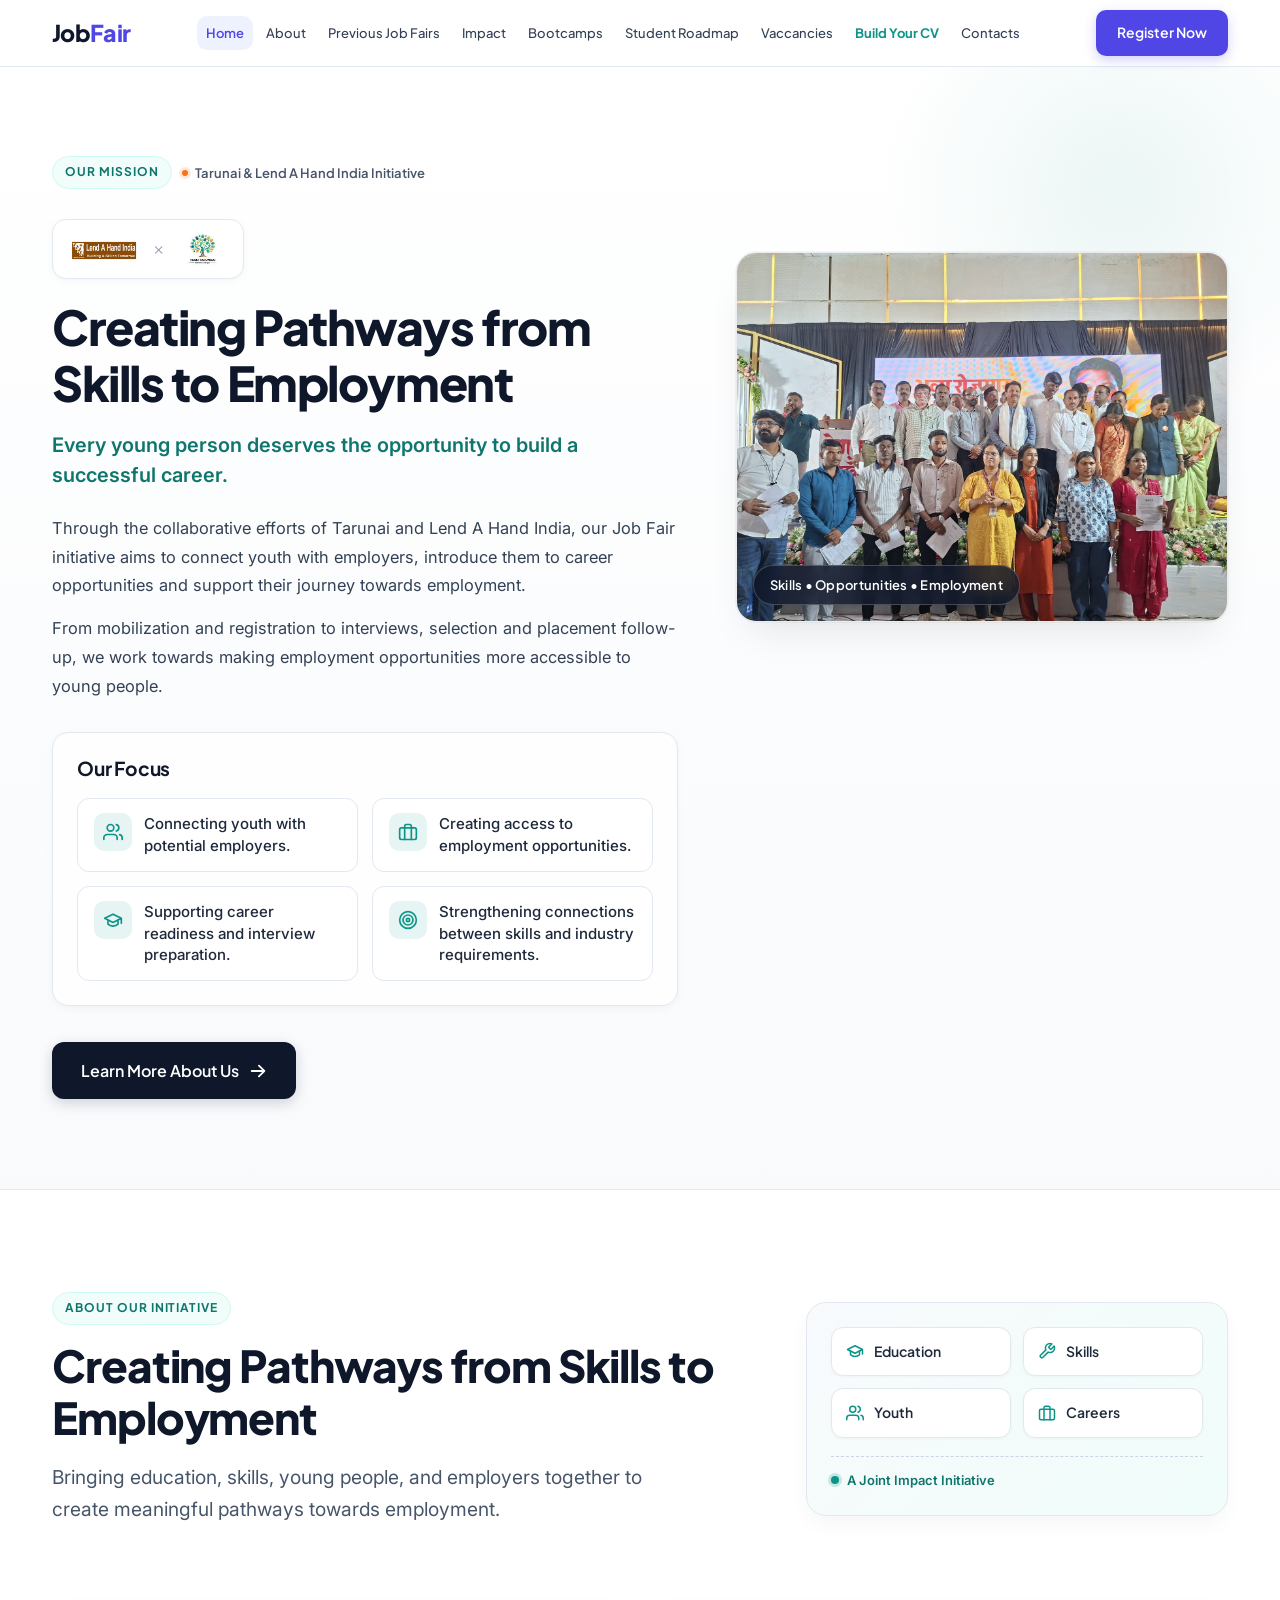
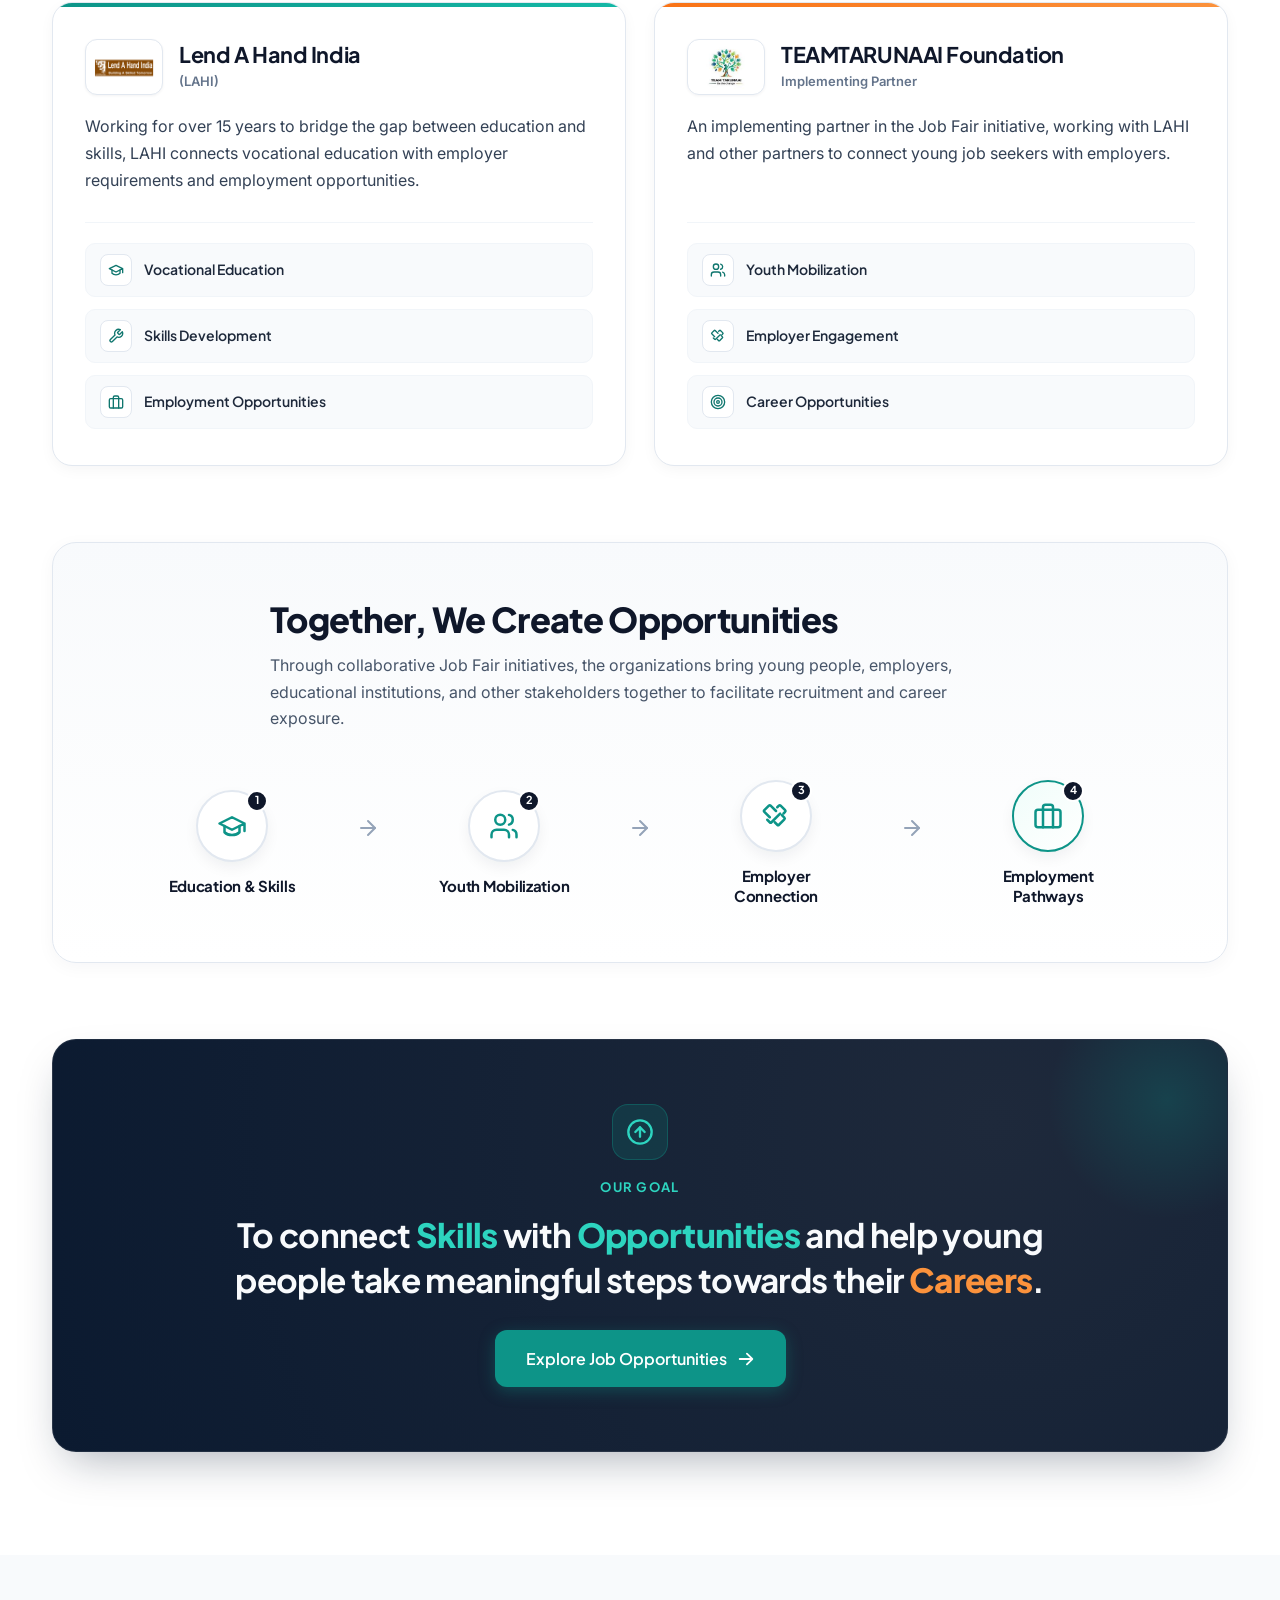
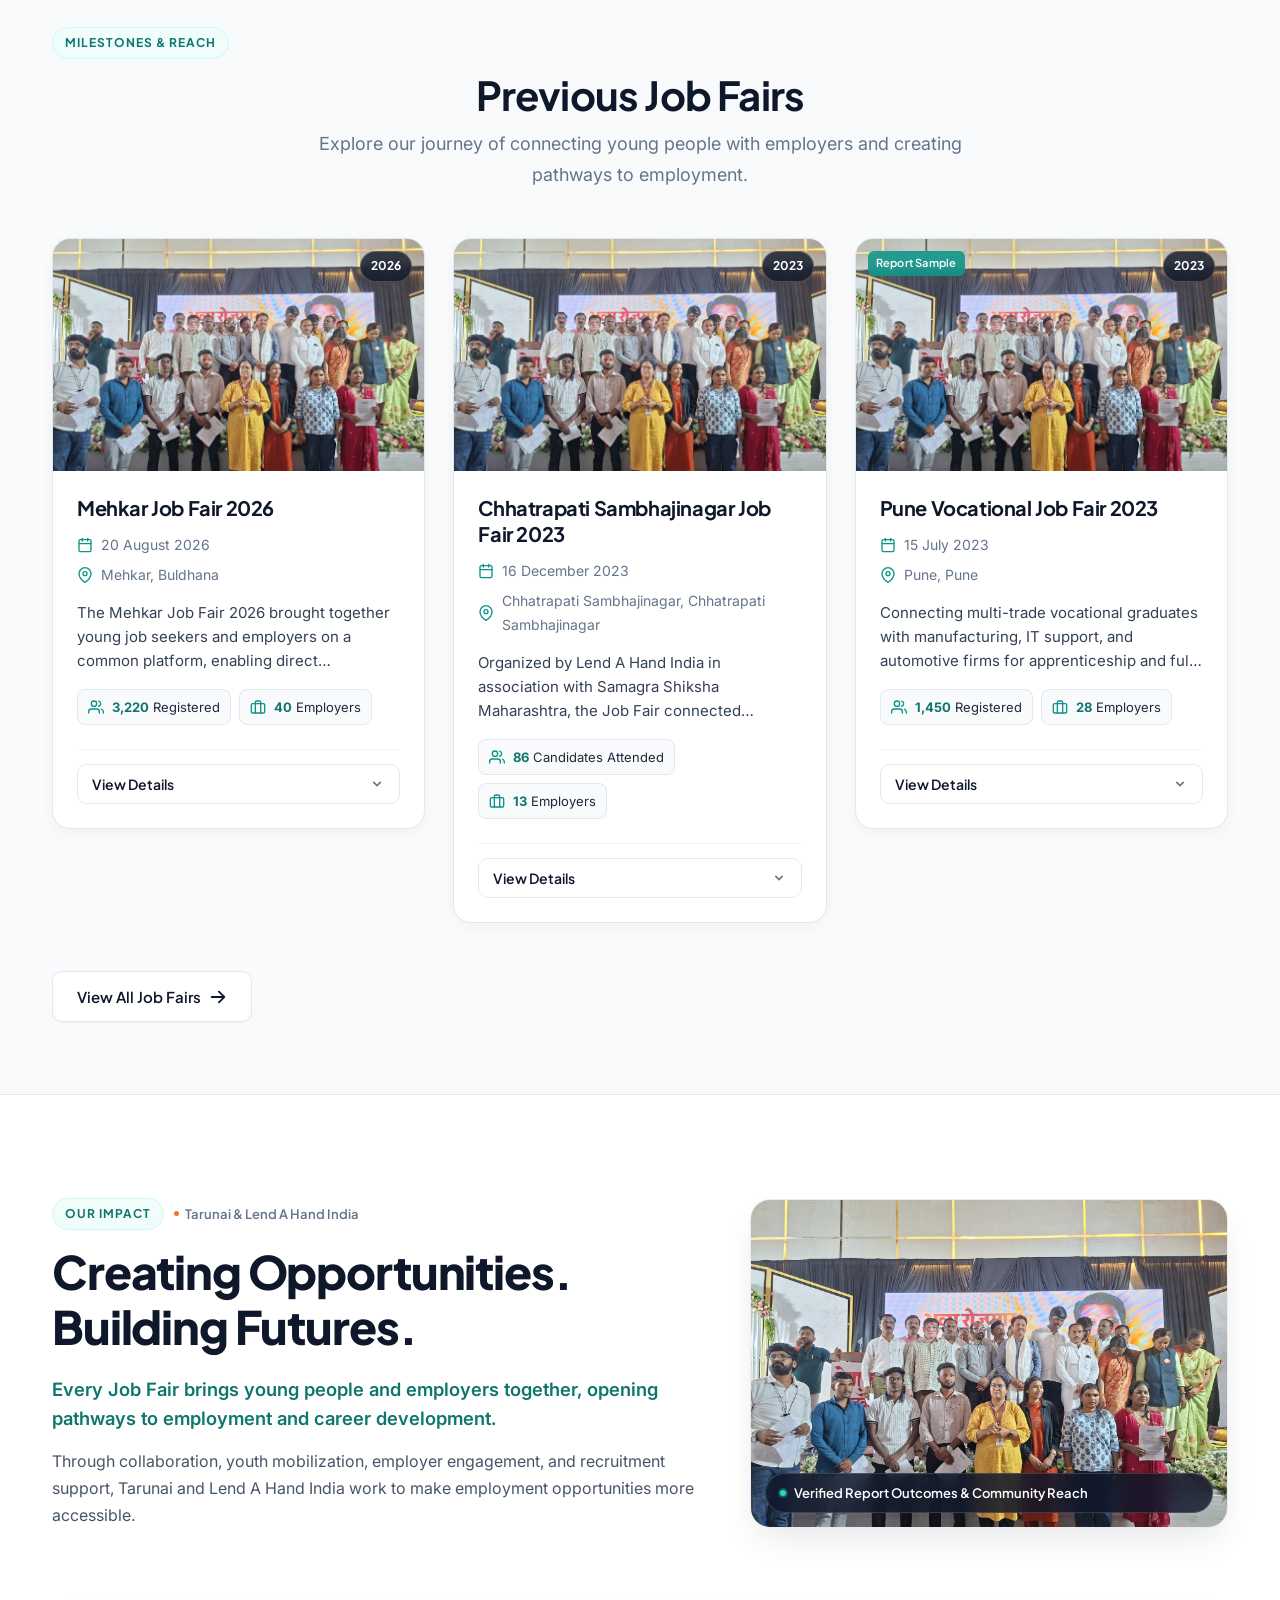
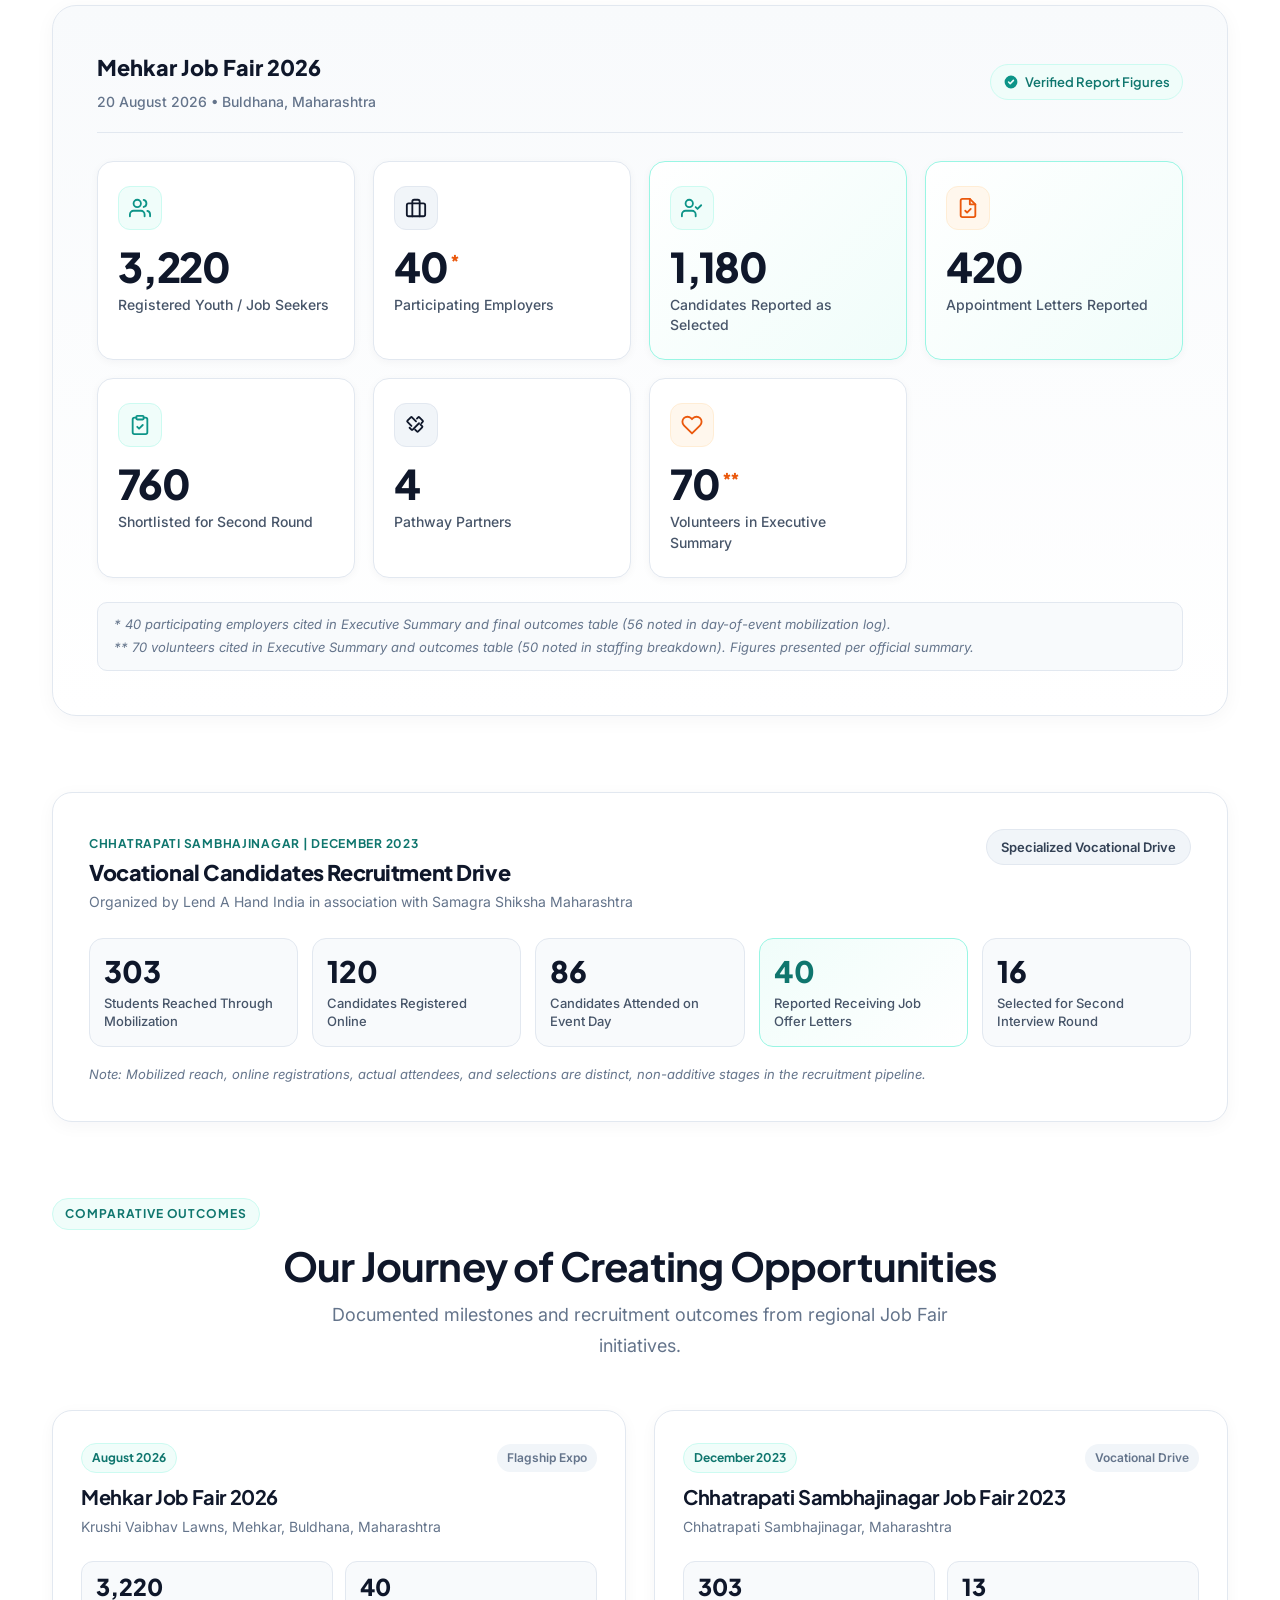
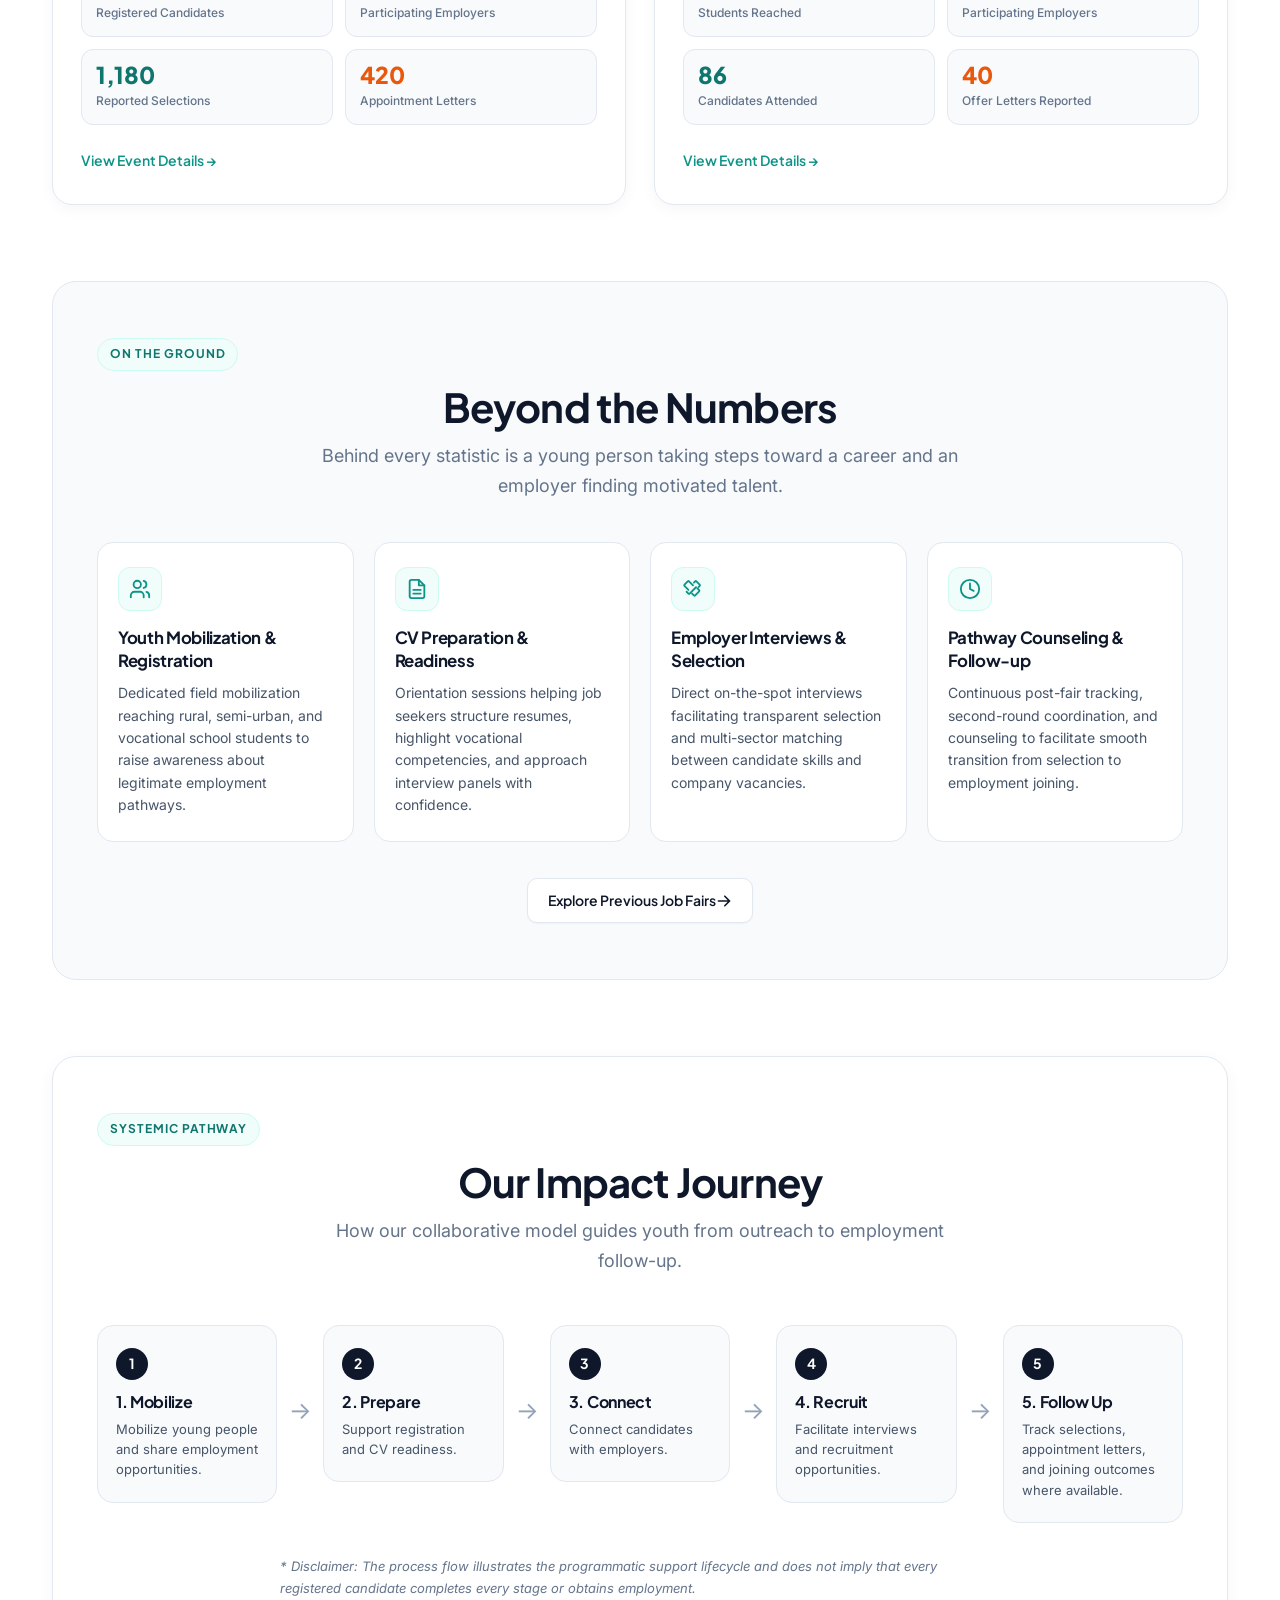
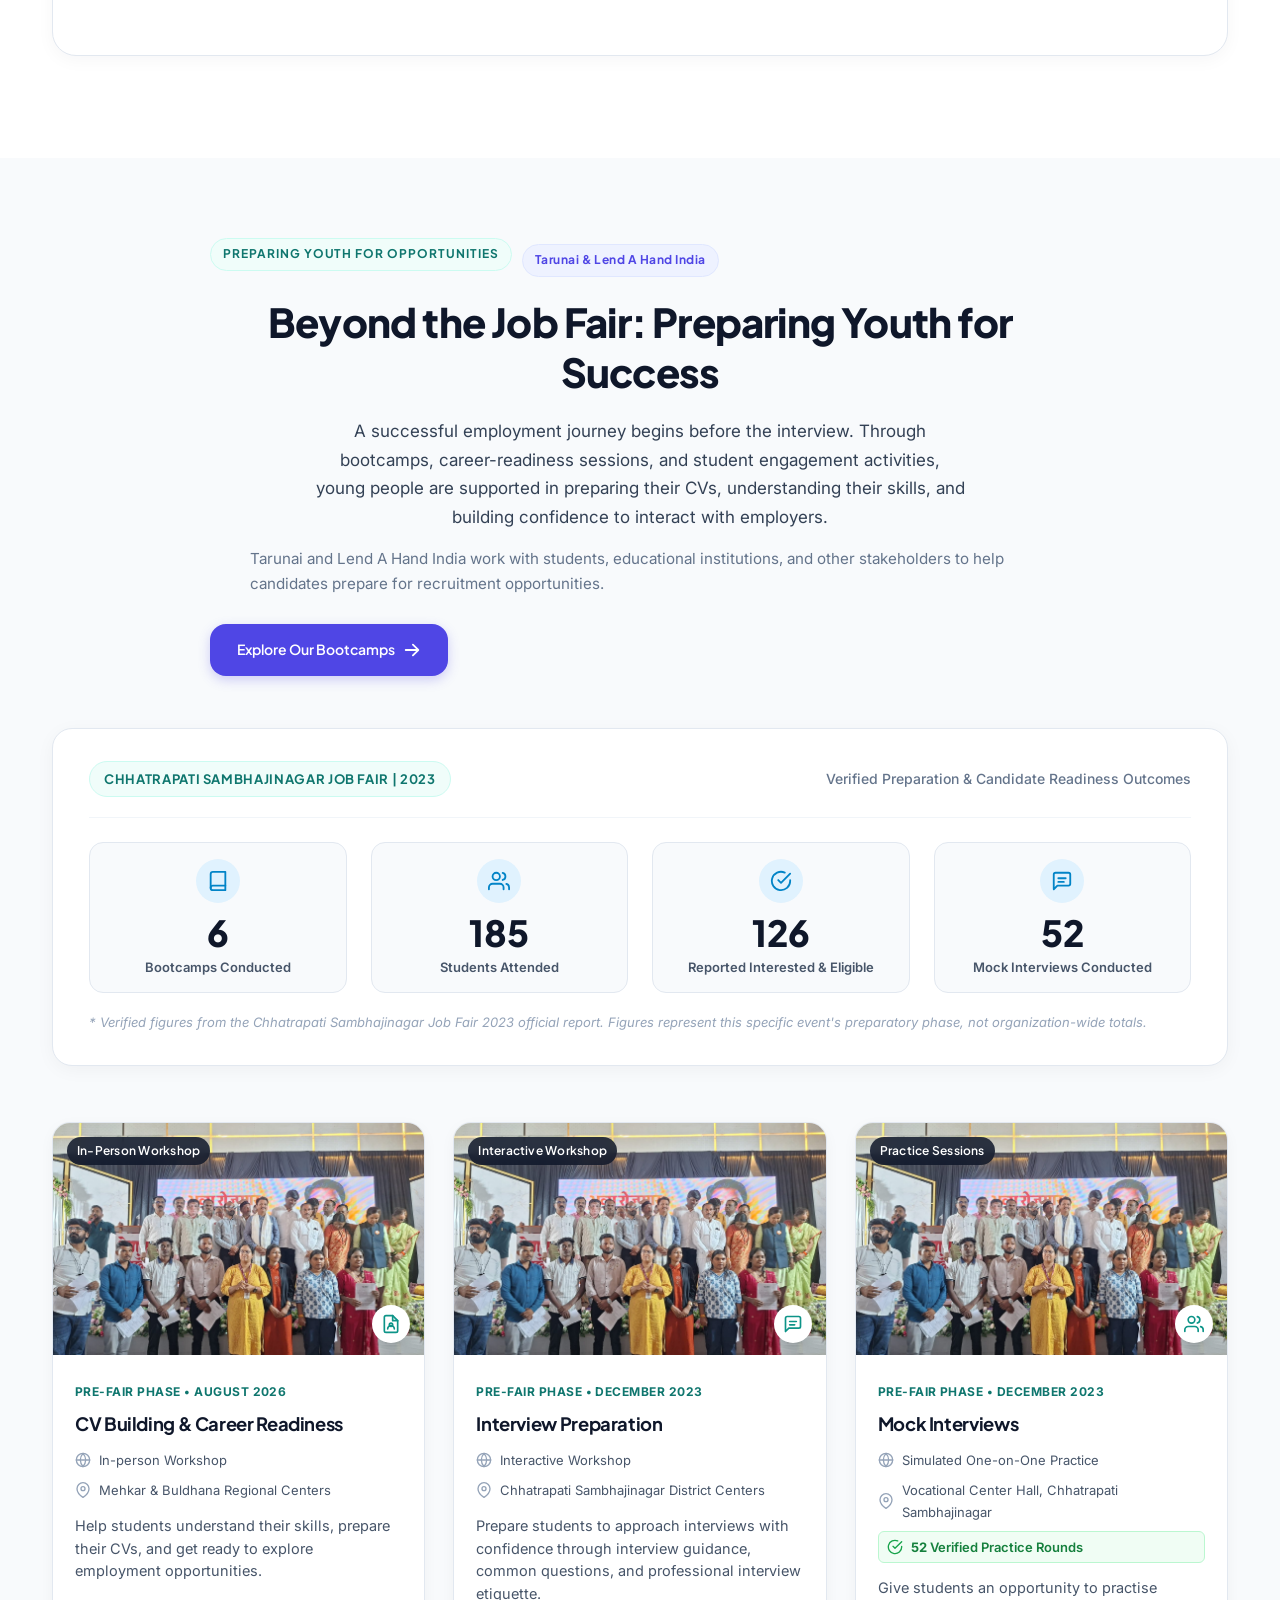
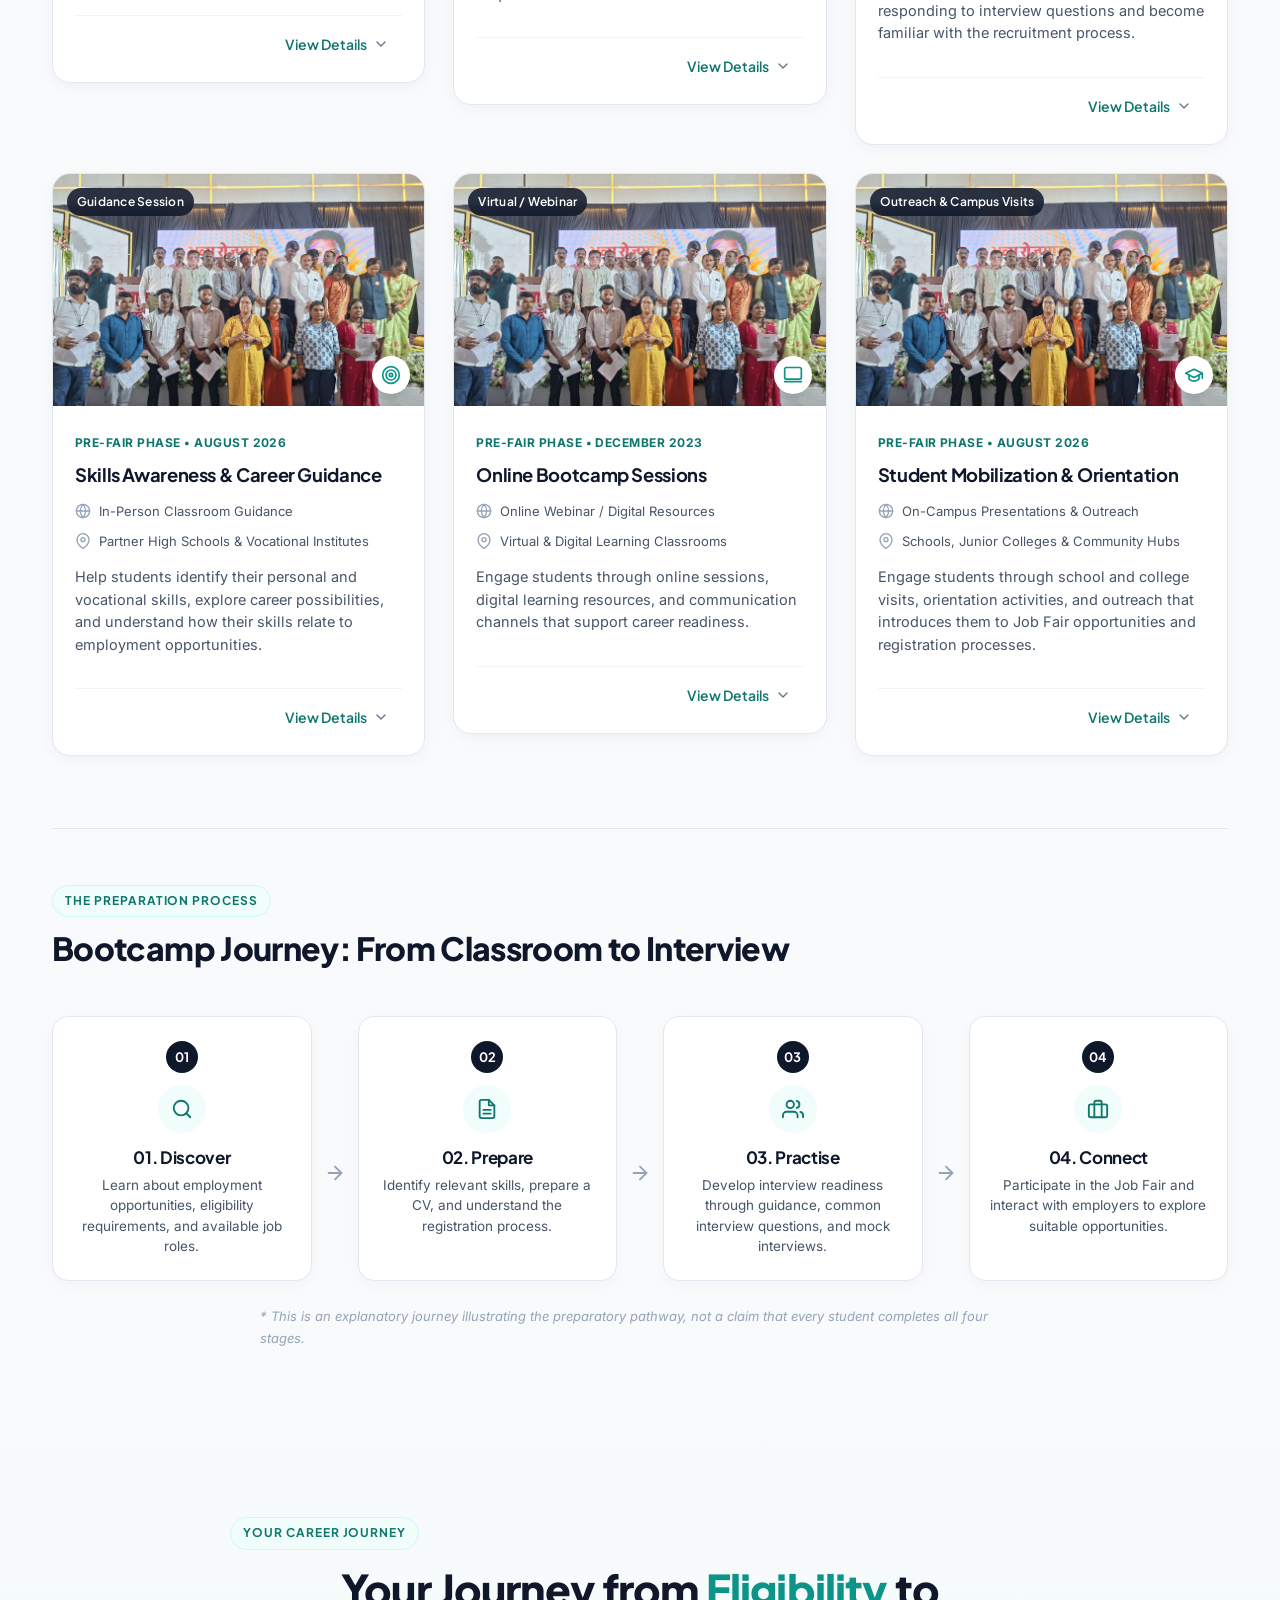
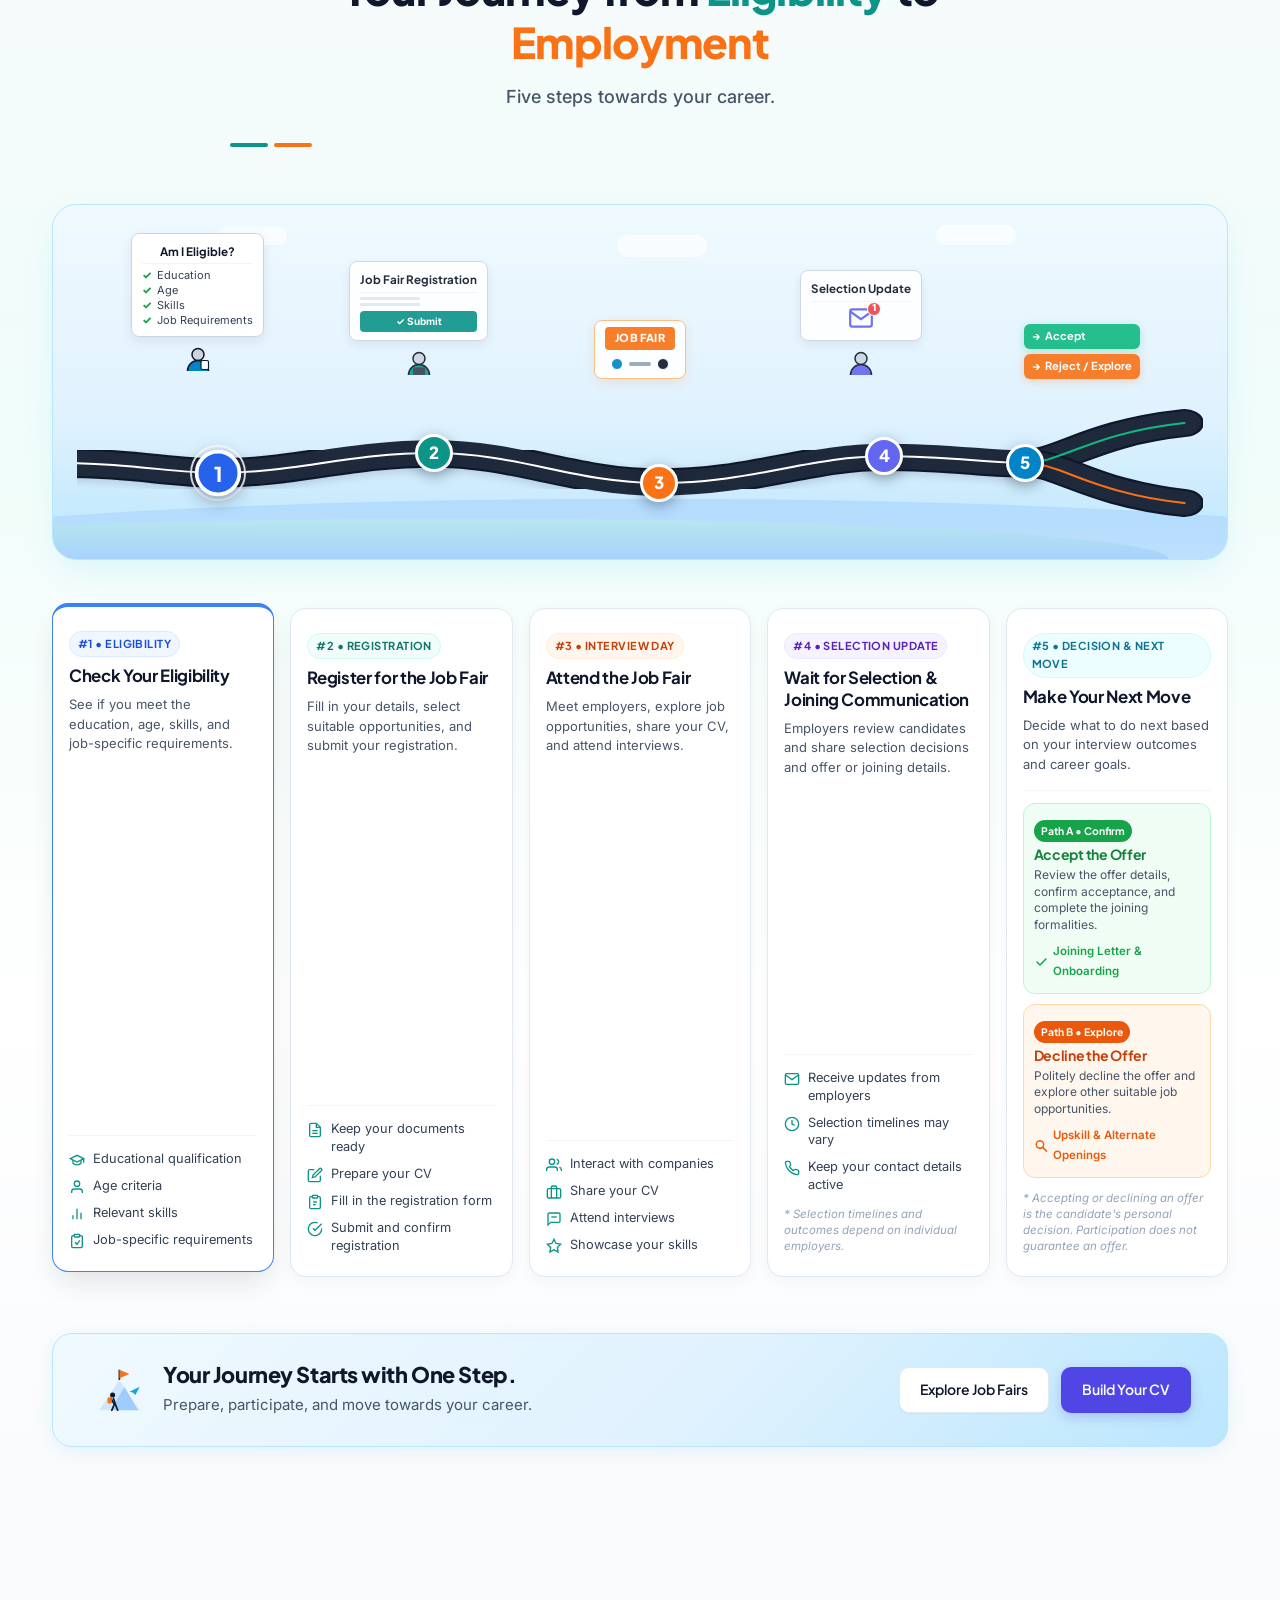
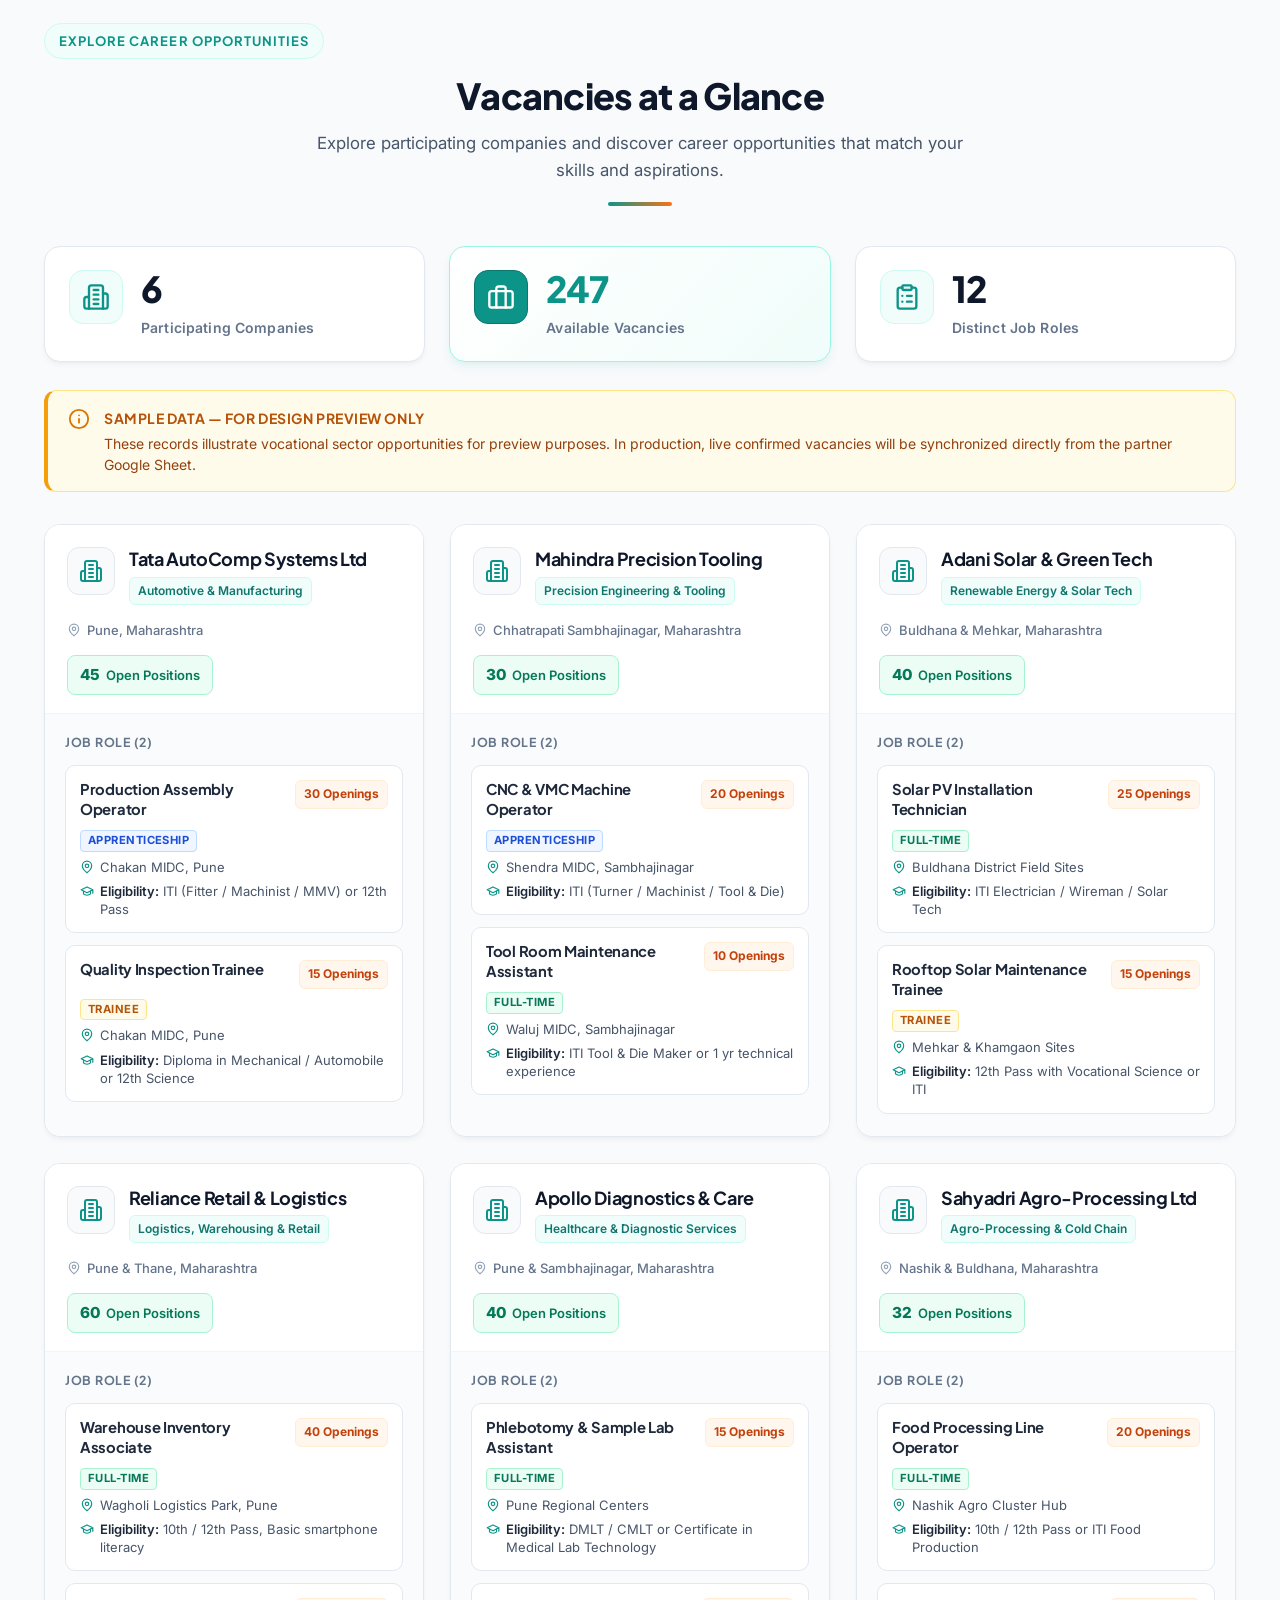
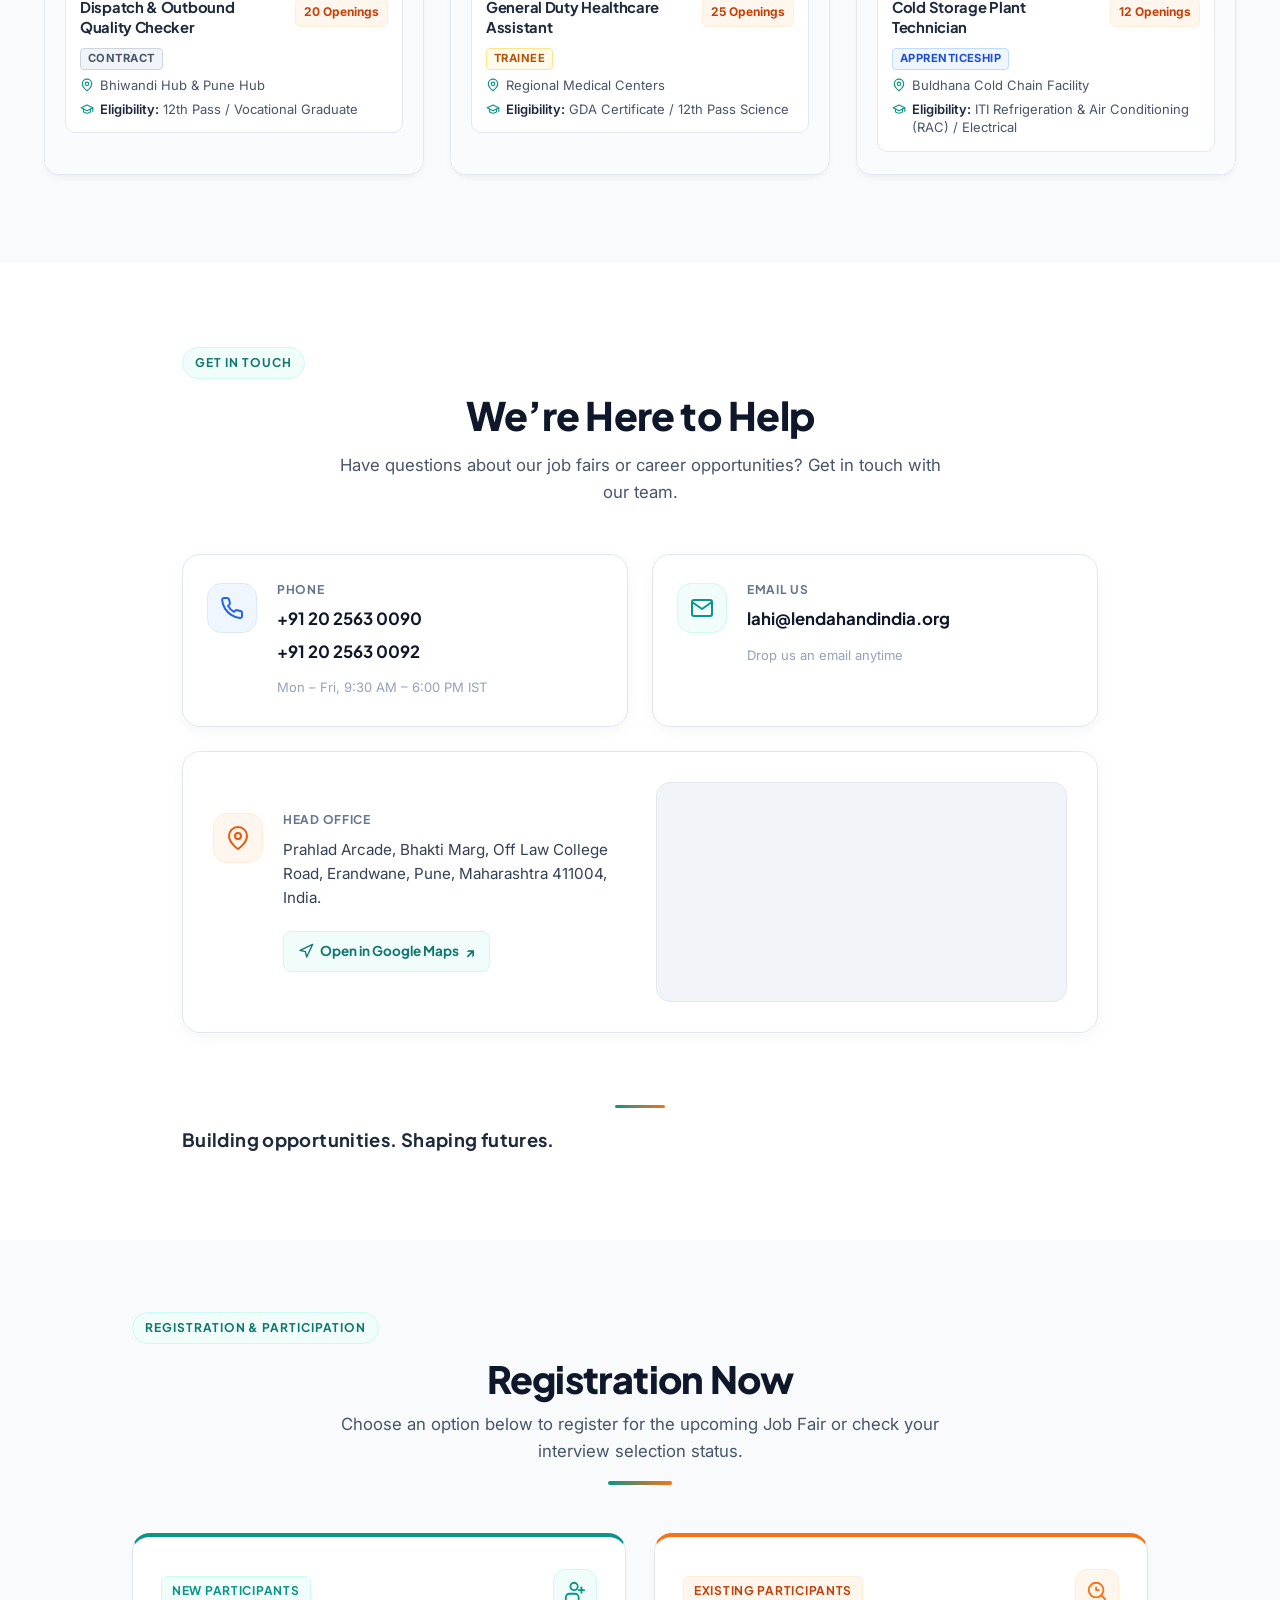
<file: index.html>
<!DOCTYPE html>
<html lang="en">
<head>
  <meta charset="UTF-8">
  <meta name="viewport" content="width=device-width, initial-scale=1.0">
  <title>Job Fair 2026</title>
  <link rel="preconnect" href="https://fonts.googleapis.com">
  <link rel="preconnect" href="https://fonts.gstatic.com" crossorigin>
  <link rel="stylesheet" href="global.css">
  <link rel="stylesheet" href="style.css">

  <style>
    /* ========================================================================
       Visual Consistency, Partner Logos & Quality Polish Enhancements
       ======================================================================== */
    /* Co-Brand Partner Logos in Hero / Mission */
    .mission-partner-logos {
      display: inline-flex;
      align-items: center;
      gap: 16px;
      background: #ffffff;
      border: 1px solid #e2e8f0;
      border-radius: 14px;
      padding: 10px 18px;
      margin-top: 14px;
      margin-bottom: 20px;
      box-shadow: 0 2px 8px -1px rgba(15, 23, 42, 0.05);
      width: fit-content;
    }

    .hero-partner-logo {
      height: 38px;
      width: auto;
      max-width: 140px;
      object-fit: contain;
      display: block;
    }

    .hero-partner-separator {
      color: #94a3b8;
      font-size: 1.1rem;
      font-weight: 300;
      user-select: none;
    }

    /* About Us Organization Cards - Authentic Logos */
    .org-logo-container {
      width: 78px;
      height: 56px;
      background: #ffffff;
      border: 1px solid #e2e8f0;
      border-radius: 12px;
      padding: 4px 8px;
      display: flex;
      align-items: center;
      justify-content: center;
      flex-shrink: 0;
      box-shadow: 0 1px 3px rgba(15, 23, 42, 0.05);
      overflow: hidden;
    }

    .org-brand-logo {
      max-width: 100%;
      max-height: 100%;
      object-fit: contain;
      display: block;
    }

    .org-logo-wrap {
      display: flex;
      align-items: center;
      gap: 16px;
    }

    /* CV Builder Nav Highlight */
    .nav-link.cv-nav-link {
      color: #0d9488 !important;
      font-weight: 700;
    }

    .nav-link.cv-nav-link:hover {
      color: #0f766e !important;
    }

    /* Footer Partner Branding & Links */
    .footer-brand-wrap {
      display: flex;
      flex-direction: column;
      gap: 12px;
    }

    .footer-partner-logos {
      display: inline-flex;
      align-items: center;
      gap: 14px;
      background: #ffffff;
      border-radius: 10px;
      padding: 6px 14px;
      border: 1px solid #e2e8f0;
      width: fit-content;
    }

    .footer-logo-img {
      height: 28px;
      width: auto;
      max-width: 100px;
      object-fit: contain;
      display: block;
    }

    /* Focus & Accessibility Improvements */
    a:focus-visible,
    button:focus-visible,
    input:focus-visible,
    select:focus-visible,
    textarea:focus-visible {
      outline: 2px solid #0d9488;
      outline-offset: 2px;
    }

    /* Mobile Responsive Polish */
    @media (max-width: 768px) {
      .mission-partner-logos {
        flex-wrap: wrap;
        justify-content: center;
        padding: 8px 14px;
        gap: 10px;
        width: 100%;
      }
      .hero-partner-logo {
        height: 30px;
        max-width: 110px;
      }
      .footer-partner-logos {
        margin: 0 auto;
      }
      .footer-brand-wrap {
        text-align: center;
      }
    }
  </style>
</head>
<body>
  <!-- ======================================================================
       Header & Responsive Navigation
       ====================================================================== -->
  <header class="navbar" id="navbar">
    <div class="container nav-container">
      <!-- 1. Left: Brand Logo -->
      <a href="#home" class="logo">Job<span>Fair</span></a>

      <!-- 2. Middle: Navigation Links (Desktop row / Mobile Drawer) -->
      <nav class="nav-menu" id="navMenu" aria-label="Primary navigation">
        <div class="nav-menu-header">
          <span class="nav-drawer-logo">Job<span>Fair</span></span>
          <button class="nav-close" id="navClose" aria-label="Close menu">&times;</button>
        </div>

        <div class="nav-links-wrapper">
          <a href="#home" class="nav-link active" data-i18n="nav_home">Home</a>
          <a href="#about" class="nav-link" data-i18n="nav_about">About</a>
          <a href="#previous-fairs" class="nav-link" data-i18n="nav_previous_fairs">Previous Job Fairs</a>
          <a href="#impact" class="nav-link" data-i18n="nav_impact">Impact</a>
          <a href="#bootcamps" class="nav-link" data-i18n="nav_bootcamps">Bootcamps</a>
          <a href="#student-roadmap" class="nav-link" data-i18n="nav_roadmap">Student Roadmap</a>
          <a href="#vaccancies" class="nav-link" data-i18n="nav_vaccancies">Vaccancies</a>
          <a href="cv-builder.html" class="nav-link cv-nav-link" data-i18n="roadmap_btn_cv">CV Builder</a>
          <a href="#contacts" class="nav-link" data-i18n="nav_contacts">Contacts</a>
        </div>

        <!-- Mobile Drawer CTA Button -->
        <div class="nav-drawer-footer">
          <a href="#register" class="btn btn-primary btn-block drawer-cta-btn" data-i18n="nav_register">Register Now</a>
        </div>
      </nav>

      <!-- 3. Right: Permanent Nav Actions (Desktop CTA & Hamburger) -->
      <div class="nav-actions">
        <!-- Desktop Register Now CTA: Pinned inside window, never pushed out -->
        <a href="#register" class="btn btn-primary nav-header-cta" data-i18n="nav_register">Register Now</a>

        <!-- Mobile Hamburger Toggle -->
        <button class="nav-toggle" id="navToggle" aria-label="Toggle navigation" aria-expanded="false" aria-controls="navMenu">
          <span class="hamburger"></span>
        </button>
      </div>

      <!-- Backdrop Overlay for Mobile Drawer -->
      <div class="nav-backdrop" id="navBackdrop"></div>
    </div>
  </header>

  <!-- ======================================================================
       1. Home: Mission & Collaboration Section (Tarunai & Lend A Hand India)
       ====================================================================== -->
  <section id="home" class="mission-section">
    <div class="container mission-container">
      
      <!-- Content Column Header: Eyebrow, Title, Intro -->
      <div class="mission-header-block">
        <div class="mission-eyebrow-wrapper">
          <span class="mission-eyebrow" data-i18n="mission_eyebrow">OUR MISSION</span>
          <span class="mission-partner-tag" data-i18n="mission_partner">Tarunai &amp; Lend A Hand India Initiative</span>
        </div>
        <div class="mission-partner-logos" aria-label="Organizing Partner Logos">
          <img src="assets/images/lahi-logo.png" alt="Lend A Hand India" class="hero-partner-logo lahi-hero-logo" width="130" height="38" loading="eager">
          <span class="hero-partner-separator" aria-hidden="true">&times;</span>
          <img src="assets/images/tarunai-logo.png" alt="TEAMTARUNAAI Foundation" class="hero-partner-logo tarunai-hero-logo" width="110" height="38" loading="eager">
        </div>
        <h1 class="mission-title" data-i18n="mission_title">Creating Pathways from Skills to Employment</h1>
        <p class="mission-intro" data-i18n="mission_intro">Every young person deserves the opportunity to build a successful career.</p>
      </div>

      <!-- Visual Anchor Column: Hero Image with refined styling -->
      <div class="mission-image-wrapper">
        <div class="mission-image-card">
          <img 
            src="assets/images/hero.jpeg" 
            alt="Youth participants engaging with employers at the Job Fair organized by Tarunai and Lend A Hand India" 
            class="mission-hero-image"
            width="1500" 
            height="1125"
            loading="eager"
            fetchpriority="high"
          >
          <div class="mission-image-overlay">
            <span class="overlay-badge" data-i18n="mission_badge">Skills • Opportunities • Employment</span>
          </div>
        </div>
      </div>

      <!-- Content Column Body: Descriptions, Focus Points, CTA -->
      <div class="mission-body-block">
        <div class="mission-narrative">
          <p class="mission-p1" data-i18n="mission_desc_1">Through the collaborative efforts of Tarunai and Lend A Hand India, our Job Fair initiative aims to connect youth with employers, introduce them to career opportunities and support their journey towards employment.</p>
          <p class="mission-p2" data-i18n="mission_desc_2">From mobilization and registration to interviews, selection and placement follow-up, we work towards making employment opportunities more accessible to young people.</p>
        </div>

        <!-- Our Focus Block -->
        <div class="mission-focus-block">
          <h2 class="focus-heading" data-i18n="mission_focus_heading">Our Focus</h2>
          <div class="focus-grid">
            <!-- Focus Item 1: Users / Handshake -->
            <div class="focus-item">
              <div class="focus-icon-box" aria-hidden="true">
                <svg viewBox="0 0 24 24" fill="none" stroke="currentColor" stroke-width="2" stroke-linecap="round" stroke-linejoin="round">
                  <path d="M17 21v-2a4 4 0 0 0-4-4H5a4 4 0 0 0-4 4v2"></path>
                  <circle cx="9" cy="7" r="4"></circle>
                  <path d="M23 21v-2a4 4 0 0 0-3-3.87"></path>
                  <path d="M16 3.13a4 4 0 0 1 0 7.75"></path>
                </svg>
              </div>
              <span class="focus-text" data-i18n="mission_focus_1">Connecting youth with potential employers.</span>
            </div>

            <!-- Focus Item 2: Briefcase -->
            <div class="focus-item">
              <div class="focus-icon-box" aria-hidden="true">
                <svg viewBox="0 0 24 24" fill="none" stroke="currentColor" stroke-width="2" stroke-linecap="round" stroke-linejoin="round">
                  <rect x="2" y="7" width="20" height="14" rx="2" ry="2"></rect>
                  <path d="M16 21V5a2 2 0 0 0-2-2h-4a2 2 0 0 0-2 2v16"></path>
                </svg>
              </div>
              <span class="focus-text" data-i18n="mission_focus_2">Creating access to employment opportunities.</span>
            </div>

            <!-- Focus Item 3: Graduation Cap -->
            <div class="focus-item">
              <div class="focus-icon-box" aria-hidden="true">
                <svg viewBox="0 0 24 24" fill="none" stroke="currentColor" stroke-width="2" stroke-linecap="round" stroke-linejoin="round">
                  <path d="M22 10v6M2 10l10-5 10 5-10 5z"></path>
                  <path d="M6 12v5c3 3 9 3 12 0v-5"></path>
                </svg>
              </div>
              <span class="focus-text" data-i18n="mission_focus_3">Supporting career readiness and interview preparation.</span>
            </div>

            <!-- Focus Item 4: Target / Network -->
            <div class="focus-item">
              <div class="focus-icon-box" aria-hidden="true">
                <svg viewBox="0 0 24 24" fill="none" stroke="currentColor" stroke-width="2" stroke-linecap="round" stroke-linejoin="round">
                  <circle cx="12" cy="12" r="10"></circle>
                  <circle cx="12" cy="12" r="6"></circle>
                  <circle cx="12" cy="12" r="2"></circle>
                </svg>
              </div>
              <span class="focus-text" data-i18n="mission_focus_4">Strengthening connections between skills and industry requirements.</span>
            </div>
          </div>
        </div>

        <!-- Primary CTA -->
        <div class="mission-cta-wrapper">
          <a href="#about" class="btn mission-cta-btn">
            <span data-i18n="mission_cta">Learn More About Us</span>
            <svg class="cta-arrow-icon" viewBox="0 0 20 20" fill="currentColor" aria-hidden="true">
              <path fill-rule="evenodd" d="M10.293 3.293a1 1 0 011.414 0l6 6a1 1 0 010 1.414l-6 6a1 1 0 01-1.414-1.414L14.586 11H3a1 1 0 110-2h11.586l-4.293-4.293a1 1 0 010-1.414z" clip-rule="evenodd" />
            </svg>
          </a>
        </div>
      </div>

    </div>
  </section>

  <!-- ======================================================================
       2. About Us Section: Lend A Hand India (LAHI) & TEAMTARUNAAI Foundation
       ====================================================================== -->
  <section id="about" class="about-section">
    <div class="container about-container">
      
      <!-- Sub-section 1: Section Hero — About Our Initiative -->
      <div class="about-hero-block">
        <div class="about-hero-content">
          <div class="about-eyebrow-wrapper">
            <span class="about-eyebrow" data-i18n="about_eyebrow">ABOUT OUR INITIATIVE</span>
          </div>
          <h2 class="about-heading" data-i18n="about_heading">Creating Pathways from Skills to Employment</h2>
          <p class="about-lead" data-i18n="about_lead">Bringing education, skills, young people, and employers together to create meaningful pathways towards employment.</p>
        </div>

        <!-- Subtle Visual Feature Badge / Metrics Mosaic -->
        <div class="about-hero-visual" aria-hidden="true">
          <div class="initiative-visual-card">
            <div class="visual-pill-grid">
              <div class="visual-pill">
                <svg class="visual-pill-icon" viewBox="0 0 24 24" fill="none" stroke="currentColor" stroke-width="2" stroke-linecap="round" stroke-linejoin="round">
                  <path d="M22 10v6M2 10l10-5 10 5-10 5z"></path>
                  <path d="M6 12v5c3 3 9 3 12 0v-5"></path>
                </svg>
                <span data-i18n="about_pill_education">Education</span>
              </div>
              <div class="visual-pill">
                <svg class="visual-pill-icon" viewBox="0 0 24 24" fill="none" stroke="currentColor" stroke-width="2" stroke-linecap="round" stroke-linejoin="round">
                  <path d="M14.7 6.3a1 1 0 0 0 0 1.4l1.6 1.6a1 1 0 0 0 1.4 0l3.77-3.77a6 6 0 0 1-7.94 7.94l-6.91 6.91a2.12 2.12 0 0 1-3-3l6.91-6.91a6 6 0 0 1 7.94-7.94l-3.76 3.76z"></path>
                </svg>
                <span data-i18n="about_pill_skills">Skills</span>
              </div>
              <div class="visual-pill">
                <svg class="visual-pill-icon" viewBox="0 0 24 24" fill="none" stroke="currentColor" stroke-width="2" stroke-linecap="round" stroke-linejoin="round">
                  <path d="M17 21v-2a4 4 0 0 0-4-4H5a4 4 0 0 0-4 4v2"></path>
                  <circle cx="9" cy="7" r="4"></circle>
                  <path d="M23 21v-2a4 4 0 0 0-3-3.87"></path>
                  <path d="M16 3.13a4 4 0 0 1 0 7.75"></path>
                </svg>
                <span data-i18n="about_pill_youth">Youth</span>
              </div>
              <div class="visual-pill">
                <svg class="visual-pill-icon" viewBox="0 0 24 24" fill="none" stroke="currentColor" stroke-width="2" stroke-linecap="round" stroke-linejoin="round">
                  <rect x="2" y="7" width="20" height="14" rx="2" ry="2"></rect>
                  <path d="M16 21V5a2 2 0 0 0-2-2h-4a2 2 0 0 0-2 2v16"></path>
                </svg>
                <span data-i18n="about_pill_careers">Careers</span>
              </div>
            </div>
            <div class="visual-card-footer">
              <span class="pulse-indicator"></span>
              <span data-i18n="about_collab_badge">A Joint Impact Initiative</span>
            </div>
          </div>
        </div>
      </div>

      <!-- Sub-section 2: Two Organization Cards -->
      <div class="about-orgs-grid">
        <!-- Organization Card 1: Lend A Hand India (LAHI) -->
        <div class="org-card org-card-lahi">
          <div class="org-accent-line org-accent-teal"></div>
          <div class="org-card-header">
            <div class="org-logo-wrap">
              <div class="org-logo-container">
                <img src="assets/images/lahi-logo.png" alt="Lend A Hand India Logo" class="org-brand-logo lahi-card-logo" width="76" height="54" loading="lazy">
              </div>
              <div class="org-title-group">
                <h3 class="org-title" data-i18n="lahi_name">Lend A Hand India</h3>
                <span class="org-subtitle" data-i18n="lahi_abbr">(LAHI)</span>
              </div>
            </div>
          </div>
          <p class="org-desc" data-i18n="lahi_desc">Working for over 15 years to bridge the gap between education and skills, LAHI connects vocational education with employer requirements and employment opportunities.</p>
          <div class="org-highlights">
            <div class="highlight-item">
              <div class="highlight-icon-box">
                <!-- GraduationCap icon -->
                <svg viewBox="0 0 24 24" fill="none" stroke="currentColor" stroke-width="2" stroke-linecap="round" stroke-linejoin="round" aria-hidden="true">
                  <path d="M22 10v6M2 10l10-5 10 5-10 5z"></path>
                  <path d="M6 12v5c3 3 9 3 12 0v-5"></path>
                </svg>
              </div>
              <span class="highlight-label" data-i18n="lahi_hl_1">Vocational Education</span>
            </div>
            <div class="highlight-item">
              <div class="highlight-icon-box">
                <!-- Wrench icon -->
                <svg viewBox="0 0 24 24" fill="none" stroke="currentColor" stroke-width="2" stroke-linecap="round" stroke-linejoin="round" aria-hidden="true">
                  <path d="M14.7 6.3a1 1 0 0 0 0 1.4l1.6 1.6a1 1 0 0 0 1.4 0l3.77-3.77a6 6 0 0 1-7.94 7.94l-6.91 6.91a2.12 2.12 0 0 1-3-3l6.91-6.91a6 6 0 0 1 7.94-7.94l-3.76 3.76z"></path>
                </svg>
              </div>
              <span class="highlight-label" data-i18n="lahi_hl_2">Skills Development</span>
            </div>
            <div class="highlight-item">
              <div class="highlight-icon-box">
                <!-- BriefcaseBusiness icon -->
                <svg viewBox="0 0 24 24" fill="none" stroke="currentColor" stroke-width="2" stroke-linecap="round" stroke-linejoin="round" aria-hidden="true">
                  <rect x="2" y="7" width="20" height="14" rx="2" ry="2"></rect>
                  <path d="M16 21V5a2 2 0 0 0-2-2h-4a2 2 0 0 0-2 2v16"></path>
                </svg>
              </div>
              <span class="highlight-label" data-i18n="lahi_hl_3">Employment Opportunities</span>
            </div>
          </div>
        </div>

        <!-- Organization Card 2: TEAMTARUNAAI Foundation -->
        <div class="org-card org-card-tarunaai">
          <div class="org-accent-line org-accent-orange"></div>
          <div class="org-card-header">
            <div class="org-logo-wrap">
              <div class="org-logo-container">
                <img src="assets/images/tarunai-logo.png" alt="TEAMTARUNAAI Foundation Logo" class="org-brand-logo tarunai-card-logo" width="76" height="54" loading="lazy">
              </div>
              <div class="org-title-group">
                <h3 class="org-title" data-i18n="tarunaai_name">TEAMTARUNAAI Foundation</h3>
                <span class="org-subtitle" data-i18n="tarunaai_role">Implementing Partner</span>
              </div>
            </div>
          </div>
          <p class="org-desc" data-i18n="tarunaai_desc">An implementing partner in the Job Fair initiative, working with LAHI and other partners to connect young job seekers with employers.</p>
          <div class="org-highlights">
            <div class="highlight-item">
              <div class="highlight-icon-box">
                <!-- Users icon -->
                <svg viewBox="0 0 24 24" fill="none" stroke="currentColor" stroke-width="2" stroke-linecap="round" stroke-linejoin="round" aria-hidden="true">
                  <path d="M16 21v-2a4 4 0 0 0-4-4H6a4 4 0 0 0-4 4v2"></path>
                  <circle cx="9" cy="7" r="4"></circle>
                  <path d="M22 21v-2a4 4 0 0 0-3-3.87"></path>
                  <path d="M16 3.13a4 4 0 0 1 0 7.75"></path>
                </svg>
              </div>
              <span class="highlight-label" data-i18n="tarunaai_hl_1">Youth Mobilization</span>
            </div>
            <div class="highlight-item">
              <div class="highlight-icon-box">
                <!-- Handshake icon -->
                <svg viewBox="0 0 24 24" fill="none" stroke="currentColor" stroke-width="2" stroke-linecap="round" stroke-linejoin="round" aria-hidden="true">
                  <path d="m11 17 2 2a1 1 0 0 0 1.4 0l4.3-4.3a1 1 0 0 0 0-1.4l-2-2"></path>
                  <path d="m18 10 1.3-1.3a1 1 0 0 0 0-1.4l-3.6-3.6a1 1 0 0 0-1.4 0L13 5"></path>
                  <path d="M7 13 2.7 8.7a1 1 0 0 1 0-1.4l3.6-3.6a1 1 0 0 1 1.4 0L12 8"></path>
                  <path d="m5 15 2 2a1 1 0 0 0 1.4 0l6.9-6.9"></path>
                </svg>
              </div>
              <span class="highlight-label" data-i18n="tarunaai_hl_2">Employer Engagement</span>
            </div>
            <div class="highlight-item">
              <div class="highlight-icon-box">
                <!-- Target icon -->
                <svg viewBox="0 0 24 24" fill="none" stroke="currentColor" stroke-width="2" stroke-linecap="round" stroke-linejoin="round" aria-hidden="true">
                  <circle cx="12" cy="12" r="10"></circle>
                  <circle cx="12" cy="12" r="6"></circle>
                  <circle cx="12" cy="12" r="2"></circle>
                </svg>
              </div>
              <span class="highlight-label" data-i18n="tarunaai_hl_3">Career Opportunities</span>
            </div>
          </div>
        </div>
      </div>

      <!-- Sub-section 3: Collaboration Section — Working Together -->
      <div class="about-collab-block">
        <div class="collab-header text-center">
          <h3 class="collab-heading" data-i18n="collab_heading">Together, We Create Opportunities</h3>
          <p class="collab-desc" data-i18n="collab_desc">Through collaborative Job Fair initiatives, the organizations bring young people, employers, educational institutions, and other stakeholders together to facilitate recruitment and career exposure.</p>
        </div>

        <!-- Icon-Driven Connected Infographic Flow -->
        <div class="collab-flow-container">
          <div class="collab-flow-step">
            <div class="flow-icon-circle">
              <!-- graduation-cap icon -->
              <svg viewBox="0 0 24 24" fill="none" stroke="currentColor" stroke-width="2" stroke-linecap="round" stroke-linejoin="round" aria-hidden="true">
                <path d="M22 10v6M2 10l10-5 10 5-10 5z"></path>
                <path d="M6 12v5c3 3 9 3 12 0v-5"></path>
              </svg>
              <span class="step-num">1</span>
            </div>
            <h4 class="flow-step-title" data-i18n="collab_step_1">Education &amp; Skills</h4>
          </div>

          <div class="collab-flow-arrow" aria-hidden="true">
            <svg viewBox="0 0 24 24" fill="none" stroke="currentColor" stroke-width="2" stroke-linecap="round" stroke-linejoin="round">
              <line x1="5" y1="12" x2="19" y2="12"></line>
              <polyline points="12 5 19 12 12 19"></polyline>
            </svg>
          </div>

          <div class="collab-flow-step">
            <div class="flow-icon-circle">
              <!-- users icon -->
              <svg viewBox="0 0 24 24" fill="none" stroke="currentColor" stroke-width="2" stroke-linecap="round" stroke-linejoin="round" aria-hidden="true">
                <path d="M16 21v-2a4 4 0 0 0-4-4H6a4 4 0 0 0-4 4v2"></path>
                <circle cx="9" cy="7" r="4"></circle>
                <path d="M22 21v-2a4 4 0 0 0-3-3.87"></path>
                <path d="M16 3.13a4 4 0 0 1 0 7.75"></path>
              </svg>
              <span class="step-num">2</span>
            </div>
            <h4 class="flow-step-title" data-i18n="collab_step_2">Youth Mobilization</h4>
          </div>

          <div class="collab-flow-arrow" aria-hidden="true">
            <svg viewBox="0 0 24 24" fill="none" stroke="currentColor" stroke-width="2" stroke-linecap="round" stroke-linejoin="round">
              <line x1="5" y1="12" x2="19" y2="12"></line>
              <polyline points="12 5 19 12 12 19"></polyline>
            </svg>
          </div>

          <div class="collab-flow-step">
            <div class="flow-icon-circle">
              <!-- handshake icon -->
              <svg viewBox="0 0 24 24" fill="none" stroke="currentColor" stroke-width="2" stroke-linecap="round" stroke-linejoin="round" aria-hidden="true">
                <path d="m11 17 2 2a1 1 0 0 0 1.4 0l4.3-4.3a1 1 0 0 0 0-1.4l-2-2"></path>
                <path d="m18 10 1.3-1.3a1 1 0 0 0 0-1.4l-3.6-3.6a1 1 0 0 0-1.4 0L13 5"></path>
                <path d="M7 13 2.7 8.7a1 1 0 0 1 0-1.4l3.6-3.6a1 1 0 0 1 1.4 0L12 8"></path>
                <path d="m5 15 2 2a1 1 0 0 0 1.4 0l6.9-6.9"></path>
              </svg>
              <span class="step-num">3</span>
            </div>
            <h4 class="flow-step-title" data-i18n="collab_step_3">Employer Connection</h4>
          </div>

          <div class="collab-flow-arrow" aria-hidden="true">
            <svg viewBox="0 0 24 24" fill="none" stroke="currentColor" stroke-width="2" stroke-linecap="round" stroke-linejoin="round">
              <line x1="5" y1="12" x2="19" y2="12"></line>
              <polyline points="12 5 19 12 12 19"></polyline>
            </svg>
          </div>

          <div class="collab-flow-step">
            <div class="flow-icon-circle flow-icon-highlight">
              <!-- briefcase-business icon -->
              <svg viewBox="0 0 24 24" fill="none" stroke="currentColor" stroke-width="2" stroke-linecap="round" stroke-linejoin="round" aria-hidden="true">
                <rect x="2" y="7" width="20" height="14" rx="2" ry="2"></rect>
                <path d="M16 21V5a2 2 0 0 0-2-2h-4a2 2 0 0 0-2 2v16"></path>
              </svg>
              <span class="step-num">4</span>
            </div>
            <h4 class="flow-step-title" data-i18n="collab_step_4">Employment Pathways</h4>
          </div>
        </div>
      </div>

      <!-- Sub-section 4: Our Goal — A Strong Visual Closing Banner -->
      <div class="about-goal-banner">
        <div class="goal-banner-decor" aria-hidden="true"></div>
        <div class="goal-banner-content">
          <div class="goal-icon-badge">
            <!-- Target / Upward arrow icon -->
            <svg viewBox="0 0 24 24" fill="none" stroke="currentColor" stroke-width="2" stroke-linecap="round" stroke-linejoin="round" aria-hidden="true">
              <circle cx="12" cy="12" r="10"></circle>
              <polyline points="12 16 12 8 8 12"></polyline>
              <line x1="12" y1="8" x2="16" y2="12"></line>
            </svg>
          </div>
          <span class="goal-eyebrow" data-i18n="goal_eyebrow">Our Goal</span>
          <h3 class="goal-statement">
            To connect <span class="highlight-teal" data-i18n="goal_word_skills">Skills</span> with <span class="highlight-teal" data-i18n="goal_word_opportunities">Opportunities</span> and help young people take meaningful steps towards their <span class="highlight-orange" data-i18n="goal_word_careers">Careers</span>.
          </h3>
          <div class="goal-cta-wrap">
            <a href="#vaccancies" class="btn goal-cta-btn">
              <span data-i18n="goal_cta">Explore Job Opportunities</span>
              <svg class="goal-arrow-icon" viewBox="0 0 20 20" fill="currentColor" aria-hidden="true">
                <path fill-rule="evenodd" d="M10.293 3.293a1 1 0 011.414 0l6 6a1 1 0 010 1.414l-6 6a1 1 0 01-1.414-1.414L14.586 11H3a1 1 0 110-2h11.586l-4.293-4.293a1 1 0 010-1.414z" clip-rule="evenodd" />
              </svg>
            </a>
          </div>
        </div>
      </div>

    </div>
  </section>

  <!-- ======================================================================
       3. Previous Job Fairs Section (Homepage Curated Selection)
       ====================================================================== -->
  <section id="previous-fairs" class="section previous-fairs-section bg-alt">
    <div class="container">
      <div class="section-header-wrap text-center">
        <span class="section-badge" data-i18n="pjf_badge">MILESTONES &amp; REACH</span>
        <h2 class="section-title" data-i18n="sec_previous_title">Previous Job Fairs</h2>
        <p class="section-subtitle" data-i18n="sec_previous_desc">Explore our journey of connecting young people with employers and creating pathways to employment.</p>
      </div>

      <!-- Curated Selection Grid (Rendered by job-fairs-data.js) -->
      <div class="job-fairs-grid" id="homepageJobFairsGrid">
        <!-- Rendered via JobFairsService -->
      </div>

      <!-- View All Action Button -->
      <div class="section-cta-wrap text-center">
        <a href="previous-job-fairs.html" class="btn btn-secondary view-all-fairs-btn">
          <span data-i18n="btn_view_all_fairs">View All Job Fairs</span>
          <svg class="btn-arrow" viewBox="0 0 20 20" fill="currentColor" width="18" height="18" aria-hidden="true">
            <path fill-rule="evenodd" d="M10.293 3.293a1 1 0 011.414 0l6 6a1 1 0 010 1.414l-6 6a1 1 0 01-1.414-1.414L14.586 11H3a1 1 0 110-2h11.586l-4.293-4.293a1 1 0 010-1.414z" clip-rule="evenodd" />
          </svg>
        </a>
      </div>
    </div>
  </section>

  <!-- ======================================================================
       4. Impact Section: Verified Reach & Recruitment Outcomes
       ====================================================================== -->
  <section id="impact" class="impact-section">
    <div class="container impact-container">

      <!-- 1. Impact Section Hero -->
      <div class="impact-hero-block">
        <div class="impact-hero-text">
          <div class="impact-eyebrow-wrapper">
            <span class="impact-eyebrow" data-i18n="impact_eyebrow">OUR IMPACT</span>
            <span class="impact-meta-tag">Tarunai &amp; Lend A Hand India</span>
          </div>
          <h2 class="impact-heading" data-i18n="impact_heading">Creating Opportunities. Building Futures.</h2>
          <div class="impact-intro">
            <p class="impact-lead-p" data-i18n="impact_lead_1">Every Job Fair brings young people and employers together, opening pathways to employment and career development.</p>
            <p class="impact-sub-p" data-i18n="impact_lead_2">Through collaboration, youth mobilization, employer engagement, and recruitment support, Tarunai and Lend A Hand India work to make employment opportunities more accessible.</p>
          </div>
        </div>
        <div class="impact-hero-image-wrap">
          <div class="impact-image-frame">
            <img 
              src="assets/images/hero.jpeg" 
              alt="Youth interacting with recruiters at the Job Fair" 
              class="impact-hero-img" 
              loading="lazy"
            >
            <div class="impact-image-caption">
              <span class="caption-dot"></span>
              <span data-i18n="impact_caption_text">Verified Report Outcomes &amp; Community Reach</span>
            </div>
          </div>
        </div>
      </div>

      <!-- 2. Key Impact Statistics — Mehkar Job Fair 2026 -->
      <div class="impact-event-stats-block">
        <div class="event-stats-header">
          <div class="event-badge-pill">
            <span class="event-name">Mehkar Job Fair 2026</span>
            <span class="event-date-loc">20 August 2026 • Buldhana, Maharashtra</span>
          </div>
          <span class="verification-badge" title="Statistics from official executive summary and outcomes report">
            <svg class="verify-icon" viewBox="0 0 20 20" fill="currentColor" aria-hidden="true">
              <path fill-rule="evenodd" d="M10 18a8 8 0 100-16 8 8 0 000 16zm3.707-9.293a1 1 0 00-1.414-1.414L9 10.586 7.707 9.293a1 1 0 00-1.414 1.414l2 2a1 1 0 001.414 0l4-4z" clip-rule="evenodd"/>
            </svg>
            Verified Report Figures
          </span>
        </div>

        <div class="stats-grid-mehkar">
          <!-- Stat 1: 3,220 Registered Youth -->
          <div class="stat-card">
            <div class="stat-icon-wrap stat-icon-teal">
              <svg viewBox="0 0 24 24" fill="none" stroke="currentColor" stroke-width="2" stroke-linecap="round" stroke-linejoin="round" aria-hidden="true">
                <path d="M17 21v-2a4 4 0 0 0-4-4H5a4 4 0 0 0-4 4v2"></path>
                <circle cx="9" cy="7" r="4"></circle>
                <path d="M23 21v-2a4 4 0 0 0-3-3.87"></path>
                <path d="M16 3.13a4 4 0 0 1 0 7.75"></path>
              </svg>
            </div>
            <div class="stat-number">3,220</div>
            <div class="stat-label" data-i18n="stat_mehkar_reg">Registered Youth / Job Seekers</div>
          </div>

          <!-- Stat 2: 40 Participating Employers (flagged *) -->
          <div class="stat-card">
            <div class="stat-icon-wrap stat-icon-navy">
              <svg viewBox="0 0 24 24" fill="none" stroke="currentColor" stroke-width="2" stroke-linecap="round" stroke-linejoin="round" aria-hidden="true">
                <rect x="2" y="7" width="20" height="14" rx="2" ry="2"></rect>
                <path d="M16 21V5a2 2 0 0 0-2-2h-4a2 2 0 0 0-2 2v16"></path>
              </svg>
            </div>
            <div class="stat-number">40<span class="stat-flag" title="40 employers cited in Executive Summary &amp; outcomes table; 56 noted in day-of-event log">*</span></div>
            <div class="stat-label" data-i18n="stat_mehkar_emp">Participating Employers</div>
          </div>

          <!-- Stat 3: 1,180 Candidates Reported as Selected -->
          <div class="stat-card stat-card-highlight">
            <div class="stat-icon-wrap stat-icon-teal">
              <svg viewBox="0 0 24 24" fill="none" stroke="currentColor" stroke-width="2" stroke-linecap="round" stroke-linejoin="round" aria-hidden="true">
                <path d="M16 21v-2a4 4 0 0 0-4-4H5a4 4 0 0 0-4 4v2"></path>
                <circle cx="9" cy="7" r="4"></circle>
                <polyline points="16 11 18 13 22 9"></polyline>
              </svg>
            </div>
            <div class="stat-number">1,180</div>
            <div class="stat-label" data-i18n="stat_mehkar_selected">Candidates Reported as Selected</div>
          </div>

          <!-- Stat 4: 420 Appointment Letters Reported -->
          <div class="stat-card stat-card-highlight">
            <div class="stat-icon-wrap stat-icon-orange">
              <svg viewBox="0 0 24 24" fill="none" stroke="currentColor" stroke-width="2" stroke-linecap="round" stroke-linejoin="round" aria-hidden="true">
                <path d="M14 2H6a2 2 0 0 0-2 2v16a2 2 0 0 0 2 2h12a2 2 0 0 0 2-2V8z"></path>
                <polyline points="14 2 14 8 20 8"></polyline>
                <polyline points="9 15 11 17 15 13"></polyline>
              </svg>
            </div>
            <div class="stat-number">420</div>
            <div class="stat-label" data-i18n="stat_mehkar_letters">Appointment Letters Reported</div>
          </div>

          <!-- Stat 5: 760 Candidates Shortlisted for 2nd Round -->
          <div class="stat-card">
            <div class="stat-icon-wrap stat-icon-teal">
              <svg viewBox="0 0 24 24" fill="none" stroke="currentColor" stroke-width="2" stroke-linecap="round" stroke-linejoin="round" aria-hidden="true">
                <path d="M16 4h2a2 2 0 0 1 2 2v14a2 2 0 0 1-2 2H6a2 2 0 0 1-2-2V6a2 2 0 0 1 2-2h2"></path>
                <rect x="8" y="2" width="8" height="4" rx="1" ry="1"></rect>
                <polyline points="9 14 11 16 15 12"></polyline>
              </svg>
            </div>
            <div class="stat-number">760</div>
            <div class="stat-label" data-i18n="stat_mehkar_shortlist">Shortlisted for Second Round</div>
          </div>

          <!-- Stat 6: 4 Pathway Partners -->
          <div class="stat-card">
            <div class="stat-icon-wrap stat-icon-navy">
              <svg viewBox="0 0 24 24" fill="none" stroke="currentColor" stroke-width="2" stroke-linecap="round" stroke-linejoin="round" aria-hidden="true">
                <path d="m11 17 2 2a1 1 0 0 0 1.4 0l4.3-4.3a1 1 0 0 0 0-1.4l-2-2"></path>
                <path d="m18 10 1.3-1.3a1 1 0 0 0 0-1.4l-3.6-3.6a1 1 0 0 0-1.4 0L13 5"></path>
                <path d="M7 13 2.7 8.7a1 1 0 0 1 0-1.4l3.6-3.6a1 1 0 0 1 1.4 0L12 8"></path>
                <path d="m5 15 2 2a1 1 0 0 0 1.4 0l6.9-6.9"></path>
              </svg>
            </div>
            <div class="stat-number">4</div>
            <div class="stat-label" data-i18n="stat_mehkar_partners">Pathway Partners</div>
          </div>

          <!-- Stat 7: 70 Volunteers Reported (flagged **) -->
          <div class="stat-card">
            <div class="stat-icon-wrap stat-icon-orange">
              <svg viewBox="0 0 24 24" fill="none" stroke="currentColor" stroke-width="2" stroke-linecap="round" stroke-linejoin="round" aria-hidden="true">
                <path d="M20.84 4.61a5.5 5.5 0 0 0-7.78 0L12 5.67l-1.06-1.06a5.5 5.5 0 0 0-7.78 7.78l1.06 1.06L12 21.23l7.78-7.78 1.06-1.06a5.5 5.5 0 0 0 0-7.78z"></path>
              </svg>
            </div>
            <div class="stat-number">70<span class="stat-flag" title="70 volunteers cited in Executive Summary &amp; outcomes table; 50 in staffing section">**</span></div>
            <div class="stat-label" data-i18n="stat_mehkar_volunteers">Volunteers in Executive Summary</div>
          </div>
        </div>

        <!-- Verification Footnotes -->
        <div class="stats-verification-note">
          <p><em>* 40 participating employers cited in Executive Summary and final outcomes table (56 noted in day-of-event mobilization log).</em></p>
          <p><em>** 70 volunteers cited in Executive Summary and outcomes table (50 noted in staffing breakdown). Figures presented per official summary.</em></p>
        </div>
      </div>

      <!-- 3. Previous Job Fair Impact — Chhatrapati Sambhajinagar (16 Dec 2023) -->
      <div class="impact-csn-card">
        <div class="csn-header">
          <div class="csn-title-group">
            <span class="csn-event-tag">Chhatrapati Sambhajinagar | December 2023</span>
            <h3 class="csn-title">Vocational Candidates Recruitment Drive</h3>
            <p class="csn-partners-text">Organized by Lend A Hand India in association with Samagra Shiksha Maharashtra</p>
          </div>
          <div class="csn-badge-status">Specialized Vocational Drive</div>
        </div>

        <div class="csn-metrics-grid">
          <div class="csn-metric-box">
            <span class="csn-metric-val">303</span>
            <span class="csn-metric-label" data-i18n="stat_csn_reached">Students Reached Through Mobilization</span>
          </div>
          <div class="csn-metric-box">
            <span class="csn-metric-val">120</span>
            <span class="csn-metric-label" data-i18n="stat_csn_reg">Candidates Registered Online</span>
          </div>
          <div class="csn-metric-box">
            <span class="csn-metric-val">86</span>
            <span class="csn-metric-label" data-i18n="stat_csn_attended">Candidates Attended on Event Day</span>
          </div>
          <div class="csn-metric-box csn-highlight-box">
            <span class="csn-metric-val">40</span>
            <span class="csn-metric-label" data-i18n="stat_csn_offers">Reported Receiving Job Offer Letters</span>
          </div>
          <div class="csn-metric-box">
            <span class="csn-metric-val">16</span>
            <span class="csn-metric-label" data-i18n="stat_csn_second">Selected for Second Interview Round</span>
          </div>
        </div>
        <p class="csn-pipeline-note">Note: Mobilized reach, online registrations, actual attendees, and selections are distinct, non-additive stages in the recruitment pipeline.</p>
      </div>

      <!-- 4. Impact Across Job Fairs: Our Journey of Creating Opportunities -->
      <div class="impact-journey-events-block">
        <div class="text-center section-header-wrap">
          <span class="section-badge">COMPARATIVE OUTCOMES</span>
          <h3 class="section-title" data-i18n="impact_journey_title">Our Journey of Creating Opportunities</h3>
          <p class="section-subtitle" data-i18n="impact_journey_desc">Documented milestones and recruitment outcomes from regional Job Fair initiatives.</p>
        </div>

        <div class="journey-cards-grid">
          <!-- Event 1 Card -->
          <div class="journey-event-card">
            <div class="journey-card-top">
              <span class="journey-date-badge">August 2026</span>
              <span class="journey-status-pill">Flagship Expo</span>
            </div>
            <h4 class="journey-card-title">Mehkar Job Fair 2026</h4>
            <p class="journey-card-loc">Krushi Vaibhav Lawns, Mehkar, Buldhana, Maharashtra</p>
            <div class="journey-card-stats">
              <div class="journey-stat-item">
                <span class="j-stat-num">3,220</span>
                <span class="j-stat-lbl">Registered Candidates</span>
              </div>
              <div class="journey-stat-item">
                <span class="j-stat-num">40</span>
                <span class="j-stat-lbl">Participating Employers</span>
              </div>
              <div class="journey-stat-item">
                <span class="j-stat-num text-teal">1,180</span>
                <span class="j-stat-lbl">Reported Selections</span>
              </div>
              <div class="journey-stat-item">
                <span class="j-stat-num text-orange">420</span>
                <span class="j-stat-lbl">Appointment Letters</span>
              </div>
            </div>
            <a href="previous-job-fairs.html" class="journey-card-link">View Event Details &rarr;</a>
          </div>

          <!-- Event 2 Card -->
          <div class="journey-event-card">
            <div class="journey-card-top">
              <span class="journey-date-badge">December 2023</span>
              <span class="journey-status-pill">Vocational Drive</span>
            </div>
            <h4 class="journey-card-title">Chhatrapati Sambhajinagar Job Fair 2023</h4>
            <p class="journey-card-loc">Chhatrapati Sambhajinagar, Maharashtra</p>
            <div class="journey-card-stats">
              <div class="journey-stat-item">
                <span class="j-stat-num">303</span>
                <span class="j-stat-lbl">Students Reached</span>
              </div>
              <div class="journey-stat-item">
                <span class="j-stat-num">13</span>
                <span class="j-stat-lbl">Participating Employers</span>
              </div>
              <div class="journey-stat-item">
                <span class="j-stat-num text-teal">86</span>
                <span class="j-stat-lbl">Candidates Attended</span>
              </div>
              <div class="journey-stat-item">
                <span class="j-stat-num text-orange">40</span>
                <span class="j-stat-lbl">Offer Letters Reported</span>
              </div>
            </div>
            <a href="previous-job-fairs.html" class="journey-card-link">View Event Details &rarr;</a>
          </div>
        </div>
      </div>

      <!-- 5. Visual Storytelling: Beyond the Numbers -->
      <div class="impact-storytelling-block">
        <div class="storytelling-header text-center">
          <span class="section-badge">ON THE GROUND</span>
          <h3 class="section-title" data-i18n="beyond_title">Beyond the Numbers</h3>
          <p class="section-subtitle" data-i18n="beyond_desc">Behind every statistic is a young person taking steps toward a career and an employer finding motivated talent.</p>
        </div>

        <div class="storytelling-grid">
          <div class="story-item">
            <div class="story-icon-wrap">
              <svg viewBox="0 0 24 24" fill="none" stroke="currentColor" stroke-width="2" stroke-linecap="round" stroke-linejoin="round" aria-hidden="true"><path d="M16 21v-2a4 4 0 0 0-4-4H6a4 4 0 0 0-4 4v2"></path><circle cx="9" cy="7" r="4"></circle><path d="M22 21v-2a4 4 0 0 0-3-3.87"></path><path d="M16 3.13a4 4 0 0 1 0 7.75"></path></svg>
            </div>
            <h4 class="story-title">Youth Mobilization &amp; Registration</h4>
            <p class="story-desc">Dedicated field mobilization reaching rural, semi-urban, and vocational school students to raise awareness about legitimate employment pathways.</p>
          </div>

          <div class="story-item">
            <div class="story-icon-wrap">
              <svg viewBox="0 0 24 24" fill="none" stroke="currentColor" stroke-width="2" stroke-linecap="round" stroke-linejoin="round" aria-hidden="true"><path d="M14 2H6a2 2 0 0 0-2 2v16a2 2 0 0 0 2 2h12a2 2 0 0 0 2-2V8z"></path><polyline points="14 2 14 8 20 8"></polyline><line x1="16" y1="13" x2="8" y2="13"></line><line x1="16" y1="17" x2="8" y2="17"></line></svg>
            </div>
            <h4 class="story-title">CV Preparation &amp; Readiness</h4>
            <p class="story-desc">Orientation sessions helping job seekers structure resumes, highlight vocational competencies, and approach interview panels with confidence.</p>
          </div>

          <div class="story-item">
            <div class="story-icon-wrap">
              <svg viewBox="0 0 24 24" fill="none" stroke="currentColor" stroke-width="2" stroke-linecap="round" stroke-linejoin="round" aria-hidden="true"><path d="m11 17 2 2a1 1 0 0 0 1.4 0l4.3-4.3a1 1 0 0 0 0-1.4l-2-2"></path><path d="m18 10 1.3-1.3a1 1 0 0 0 0-1.4l-3.6-3.6a1 1 0 0 0-1.4 0L13 5"></path><path d="M7 13 2.7 8.7a1 1 0 0 1 0-1.4l3.6-3.6a1 1 0 0 1 1.4 0L12 8"></path><path d="m5 15 2 2a1 1 0 0 0 1.4 0l6.9-6.9"></path></svg>
            </div>
            <h4 class="story-title">Employer Interviews &amp; Selection</h4>
            <p class="story-desc">Direct on-the-spot interviews facilitating transparent selection and multi-sector matching between candidate skills and company vacancies.</p>
          </div>

          <div class="story-item">
            <div class="story-icon-wrap">
              <svg viewBox="0 0 24 24" fill="none" stroke="currentColor" stroke-width="2" stroke-linecap="round" stroke-linejoin="round" aria-hidden="true"><circle cx="12" cy="12" r="10"></circle><polyline points="12 6 12 12 16 14"></polyline></svg>
            </div>
            <h4 class="story-title">Pathway Counseling &amp; Follow-up</h4>
            <p class="story-desc">Continuous post-fair tracking, second-round coordination, and counseling to facilitate smooth transition from selection to employment joining.</p>
          </div>
        </div>

        <div class="text-center story-cta-wrap">
          <a href="previous-job-fairs.html" class="btn btn-secondary">
            <span>Explore Previous Job Fairs</span>
            <svg class="btn-arrow" viewBox="0 0 20 20" fill="currentColor" width="16" height="16" aria-hidden="true">
              <path fill-rule="evenodd" d="M10.293 3.293a1 1 0 011.414 0l6 6a1 1 0 010 1.414l-6 6a1 1 0 01-1.414-1.414L14.586 11H3a1 1 0 110-2h11.586l-4.293-4.293a1 1 0 010-1.414z" clip-rule="evenodd" />
            </svg>
          </a>
        </div>
      </div>

      <!-- 6. Our Impact Journey: 5-Step Process Timeline -->
      <div class="impact-process-timeline-block">
        <div class="text-center section-header-wrap">
          <span class="section-badge">SYSTEMIC PATHWAY</span>
          <h3 class="section-title">Our Impact Journey</h3>
          <p class="section-subtitle">How our collaborative model guides youth from outreach to employment follow-up.</p>
        </div>

        <div class="process-steps-row">
          <div class="process-step-item">
            <div class="process-step-badge">1</div>
            <h4 class="process-step-name" data-i18n="step_1_title">1. Mobilize</h4>
            <p class="process-step-p" data-i18n="step_1_desc">Mobilize young people and share employment opportunities.</p>
          </div>

          <div class="process-divider-arrow" aria-hidden="true">&rarr;</div>

          <div class="process-step-item">
            <div class="process-step-badge">2</div>
            <h4 class="process-step-name" data-i18n="step_2_title">2. Prepare</h4>
            <p class="process-step-p" data-i18n="step_2_desc">Support registration and CV readiness.</p>
          </div>

          <div class="process-divider-arrow" aria-hidden="true">&rarr;</div>

          <div class="process-step-item">
            <div class="process-step-badge">3</div>
            <h4 class="process-step-name" data-i18n="step_3_title">3. Connect</h4>
            <p class="process-step-p" data-i18n="step_3_desc">Connect candidates with employers.</p>
          </div>

          <div class="process-divider-arrow" aria-hidden="true">&rarr;</div>

          <div class="process-step-item">
            <div class="process-step-badge">4</div>
            <h4 class="process-step-name" data-i18n="step_4_title">4. Recruit</h4>
            <p class="process-step-p" data-i18n="step_4_desc">Facilitate interviews and recruitment opportunities.</p>
          </div>

          <div class="process-divider-arrow" aria-hidden="true">&rarr;</div>

          <div class="process-step-item">
            <div class="process-step-badge">5</div>
            <h4 class="process-step-name" data-i18n="step_5_title">5. Follow Up</h4>
            <p class="process-step-p" data-i18n="step_5_desc">Track selections, appointment letters, and joining outcomes where available.</p>
          </div>
        </div>

        <p class="process-disclaimer text-center">
          <em>* Disclaimer: The process flow illustrates the programmatic support lifecycle and does not imply that every registered candidate completes every stage or obtains employment.</em>
        </p>
      </div>

    </div>
  </section>

  <!-- ======================================================================
       5. Bootcamps Section: Beyond the Job Fair: Preparing Youth for Success
       ====================================================================== -->
  <section id="bootcamps" class="section bootcamp-section bg-alt">
    <div class="container">

      <!-- 1. Section Header & Hero -->
      <div class="bootcamp-hero-block">
        <div class="bootcamp-hero-content text-center">
          <div class="bootcamp-eyebrow-wrapper">
            <span class="section-badge bootcamp-eyebrow-badge" data-i18n="bootcamp_eyebrow">PREPARING YOUTH FOR OPPORTUNITIES</span>
            <span class="bootcamp-partner-tag">Tarunai &amp; Lend A Hand India</span>
          </div>
          <h2 class="section-title bootcamp-title" data-i18n="bootcamp_title">Beyond the Job Fair: Preparing Youth for Success</h2>
          <div class="bootcamp-lead-wrapper">
            <p class="section-subtitle bootcamp-lead-text" data-i18n="bootcamp_desc_1">
              A successful employment journey begins before the interview. Through bootcamps, career-readiness sessions, and student engagement activities, young people are supported in preparing their CVs, understanding their skills, and building confidence to interact with employers.
            </p>
            <p class="bootcamp-sublead-text" data-i18n="bootcamp_desc_2">
              Tarunai and Lend A Hand India work with students, educational institutions, and other stakeholders to help candidates prepare for recruitment opportunities.
            </p>
          </div>

          <!-- Section CTA Button linking to /bootcamps -->
          <div class="bootcamp-cta-wrap">
            <a href="bootcamps.html" class="btn btn-primary bootcamp-explore-cta">
              <span data-i18n="btn_explore_bootcamps">Explore Our Bootcamps</span>
              <svg class="btn-arrow" viewBox="0 0 20 20" fill="currentColor" width="18" height="18" aria-hidden="true">
                <path fill-rule="evenodd" d="M10.293 3.293a1 1 0 011.414 0l6 6a1 1 0 010 1.414l-6 6a1 1 0 01-1.414-1.414L14.586 11H3a1 1 0 110-2h11.586l-4.293-4.293a1 1 0 010-1.414z" clip-rule="evenodd" />
              </svg>
            </a>
          </div>
        </div>
      </div>

      <!-- 2. Verified Metrics Strip (Chhatrapati Sambhajinagar Job Fair 2023 Report) -->
      <div class="bootcamp-metrics-strip" aria-label="Reported Bootcamp Metrics">
        <div class="bootcamp-metrics-header">
          <div class="bootcamp-metrics-badge-wrap">
            <span class="bootcamp-event-tag" data-i18n="bootcamp_badge_official">Chhatrapati Sambhajinagar Job Fair | 2023</span>
          </div>
          <span class="bootcamp-metrics-subtitle" data-i18n="bootcamp_metrics_caption">Verified Preparation &amp; Candidate Readiness Outcomes</span>
        </div>

        <div class="bootcamp-stats-grid">
          <!-- Stat 1: 6 Bootcamps -->
          <div class="bootcamp-stat-card">
            <div class="bootcamp-stat-icon-wrap" aria-hidden="true">
              <svg viewBox="0 0 24 24" fill="none" stroke="currentColor" stroke-width="2" stroke-linecap="round" stroke-linejoin="round">
                <path d="M4 19.5A2.5 2.5 0 0 1 6.5 17H20"></path>
                <path d="M6.5 2H20v20H6.5A2.5 2.5 0 0 1 4 19.5v-15A2.5 2.5 0 0 1 6.5 2z"></path>
              </svg>
            </div>
            <div class="bootcamp-stat-num">6</div>
            <div class="bootcamp-stat-label" data-i18n="bootcamp_stat_conducted">Bootcamps Conducted</div>
          </div>

          <!-- Stat 2: 185 Students Attended -->
          <div class="bootcamp-stat-card">
            <div class="bootcamp-stat-icon-wrap" aria-hidden="true">
              <svg viewBox="0 0 24 24" fill="none" stroke="currentColor" stroke-width="2" stroke-linecap="round" stroke-linejoin="round">
                <path d="M17 21v-2a4 4 0 0 0-4-4H5a4 4 0 0 0-4 4v2"></path>
                <circle cx="9" cy="7" r="4"></circle>
                <path d="M23 21v-2a4 4 0 0 0-3-3.87"></path>
                <path d="M16 3.13a4 4 0 0 1 0 7.75"></path>
              </svg>
            </div>
            <div class="bootcamp-stat-num">185</div>
            <div class="bootcamp-stat-label" data-i18n="bootcamp_stat_attended">Students Attended</div>
          </div>

          <!-- Stat 3: 126 Interested & Eligible -->
          <div class="bootcamp-stat-card">
            <div class="bootcamp-stat-icon-wrap" aria-hidden="true">
              <svg viewBox="0 0 24 24" fill="none" stroke="currentColor" stroke-width="2" stroke-linecap="round" stroke-linejoin="round">
                <path d="M22 11.08V12a10 10 0 1 1-5.93-9.14"></path>
                <polyline points="22 4 12 14.01 9 11.01"></polyline>
              </svg>
            </div>
            <div class="bootcamp-stat-num">126</div>
            <div class="bootcamp-stat-label" data-i18n="bootcamp_stat_eligible">Reported Interested &amp; Eligible</div>
          </div>

          <!-- Stat 4: 52 Mock Interviews -->
          <div class="bootcamp-stat-card">
            <div class="bootcamp-stat-icon-wrap" aria-hidden="true">
              <svg viewBox="0 0 24 24" fill="none" stroke="currentColor" stroke-width="2" stroke-linecap="round" stroke-linejoin="round">
                <path d="M21 15a2 2 0 0 1-2 2H7l-4 4V5a2 2 0 0 1 2-2h14a2 2 0 0 1 2 2z"></path>
                <line x1="8" y1="9" x2="16" y2="9"></line>
                <line x1="8" y1="13" x2="14" y2="13"></line>
              </svg>
            </div>
            <div class="bootcamp-stat-num">52</div>
            <div class="bootcamp-stat-label" data-i18n="bootcamp_stat_mocks">Mock Interviews Conducted</div>
          </div>
        </div>

        <p class="bootcamp-metrics-note text-center" data-i18n="bootcamp_metrics_disclaimer">
          * Verified figures from the Chhatrapati Sambhajinagar Job Fair 2023 official report. Figures represent this specific event's preparatory phase, not organization-wide totals.
        </p>
      </div>

      <!-- 3. Bootcamp Activity Cards Grid (Rendered via bootcamps-data.js) -->
      <div class="bootcamp-grid-wrapper">
        <div class="bootcamp-cards-grid" id="homepageBootcampsGrid">
          <!-- Dynamically populated by initHomepageBootcamps() in bootcamps-data.js -->
        </div>
      </div>

      <!-- 4. Bootcamp Journey Process Timeline -->
      <div class="bootcamp-journey-section">
        <div class="section-header-wrap text-center">
          <span class="section-badge" data-i18n="bootcamp_journey_eyebrow">THE PREPARATION PROCESS</span>
          <h3 class="bootcamp-journey-heading" data-i18n="bootcamp_journey_title">Bootcamp Journey: From Classroom to Interview</h3>
        </div>

        <div class="bootcamp-journey-timeline" role="list">
          <!-- Step 1: Discover -->
          <div class="journey-timeline-step" role="listitem">
            <div class="journey-step-badge">01</div>
            <div class="journey-step-icon-wrap" aria-hidden="true">
              <svg viewBox="0 0 24 24" fill="none" stroke="currentColor" stroke-width="2" stroke-linecap="round" stroke-linejoin="round">
                <circle cx="11" cy="11" r="8"></circle>
                <line x1="21" y1="21" x2="16.65" y2="16.65"></line>
              </svg>
            </div>
            <h4 class="journey-step-title" data-i18n="bootcamp_journey_step1_title">01. Discover</h4>
            <p class="journey-step-text" data-i18n="bootcamp_journey_step1_desc">Learn about employment opportunities, eligibility requirements, and available job roles.</p>
          </div>

          <div class="journey-connector" aria-hidden="true">
            <svg viewBox="0 0 24 24" fill="none" stroke="currentColor" stroke-width="2" stroke-linecap="round" stroke-linejoin="round">
              <line x1="5" y1="12" x2="19" y2="12"></line>
              <polyline points="12 5 19 12 12 19"></polyline>
            </svg>
          </div>

          <!-- Step 2: Prepare -->
          <div class="journey-timeline-step" role="listitem">
            <div class="journey-step-badge">02</div>
            <div class="journey-step-icon-wrap" aria-hidden="true">
              <svg viewBox="0 0 24 24" fill="none" stroke="currentColor" stroke-width="2" stroke-linecap="round" stroke-linejoin="round">
                <path d="M14 2H6a2 2 0 0 0-2 2v16a2 2 0 0 0 2 2h12a2 2 0 0 0 2-2V8z"></path>
                <polyline points="14 2 14 8 20 8"></polyline>
                <line x1="16" y1="13" x2="8" y2="13"></line>
                <line x1="16" y1="17" x2="8" y2="17"></line>
              </svg>
            </div>
            <h4 class="journey-step-title" data-i18n="bootcamp_journey_step2_title">02. Prepare</h4>
            <p class="journey-step-text" data-i18n="bootcamp_journey_step2_desc">Identify relevant skills, prepare a CV, and understand the registration process.</p>
          </div>

          <div class="journey-connector" aria-hidden="true">
            <svg viewBox="0 0 24 24" fill="none" stroke="currentColor" stroke-width="2" stroke-linecap="round" stroke-linejoin="round">
              <line x1="5" y1="12" x2="19" y2="12"></line>
              <polyline points="12 5 19 12 12 19"></polyline>
            </svg>
          </div>

          <!-- Step 3: Practise -->
          <div class="journey-timeline-step" role="listitem">
            <div class="journey-step-badge">03</div>
            <div class="journey-step-icon-wrap" aria-hidden="true">
              <svg viewBox="0 0 24 24" fill="none" stroke="currentColor" stroke-width="2" stroke-linecap="round" stroke-linejoin="round">
                <path d="M17 21v-2a4 4 0 0 0-4-4H5a4 4 0 0 0-4 4v2"></path>
                <circle cx="9" cy="7" r="4"></circle>
                <path d="M23 21v-2a4 4 0 0 0-3-3.87"></path>
                <path d="M16 3.13a4 4 0 0 1 0 7.75"></path>
              </svg>
            </div>
            <h4 class="journey-step-title" data-i18n="bootcamp_journey_step3_title">03. Practise</h4>
            <p class="journey-step-text" data-i18n="bootcamp_journey_step3_desc">Develop interview readiness through guidance, common interview questions, and mock interviews.</p>
          </div>

          <div class="journey-connector" aria-hidden="true">
            <svg viewBox="0 0 24 24" fill="none" stroke="currentColor" stroke-width="2" stroke-linecap="round" stroke-linejoin="round">
              <line x1="5" y1="12" x2="19" y2="12"></line>
              <polyline points="12 5 19 12 12 19"></polyline>
            </svg>
          </div>

          <!-- Step 4: Connect -->
          <div class="journey-timeline-step" role="listitem">
            <div class="journey-step-badge">04</div>
            <div class="journey-step-icon-wrap" aria-hidden="true">
              <svg viewBox="0 0 24 24" fill="none" stroke="currentColor" stroke-width="2" stroke-linecap="round" stroke-linejoin="round">
                <rect x="2" y="7" width="20" height="14" rx="2" ry="2"></rect>
                <path d="M16 21V5a2 2 0 0 0-2-2h-4a2 2 0 0 0-2 2v16"></path>
              </svg>
            </div>
            <h4 class="journey-step-title" data-i18n="bootcamp_journey_step4_title">04. Connect</h4>
            <p class="journey-step-text" data-i18n="bootcamp_journey_step4_desc">Participate in the Job Fair and interact with employers to explore suitable opportunities.</p>
          </div>
        </div>

        <p class="journey-disclaimer-note text-center" data-i18n="bootcamp_journey_disclaimer">
          * This is an explanatory journey illustrating the preparatory pathway, not a claim that every student completes all four stages.
        </p>
      </div>

    </div>
  </section>

  <!-- ======================================================================
       6. Student Roadmap: Your Journey from Eligibility to Employment
       ====================================================================== -->
  <section id="student-roadmap" class="section student-roadmap-section" role="region" aria-label="Student Career Roadmap">
    <div class="container roadmap-container">

      <!-- 1. Section Header -->
      <div class="roadmap-header-wrap text-center">
        <span class="section-badge roadmap-eyebrow-badge" data-i18n="roadmap_eyebrow">YOUR CAREER JOURNEY</span>
        <h2 class="section-title roadmap-main-heading">
          <span data-i18n="roadmap_heading_prefix">Your Journey from</span>
          <span class="roadmap-hl-teal" data-i18n="roadmap_word_eligibility">Eligibility</span>
          <span data-i18n="roadmap_word_to">to</span>
          <span class="roadmap-hl-orange" data-i18n="roadmap_word_employment">Employment</span>
        </h2>
        <p class="section-subtitle roadmap-subtitle" data-i18n="roadmap_subtitle">Five steps towards your career.</p>
        
        <!-- Short decorative underline using teal and orange -->
        <div class="roadmap-dual-underline" aria-hidden="true">
          <span class="underline-bar underline-teal"></span>
          <span class="underline-bar underline-orange"></span>
        </div>
      </div>

      <!-- 2. Winding Road Interactive Journey Canvas (Desktop & Tablet) -->
      <div class="roadmap-canvas-area" aria-label="Career Journey Interactive Roadmap">
        
        <!-- Background Soft Landscape -->
        <div class="roadmap-landscape-bg" aria-hidden="true">
          <div class="landscape-clouds">
            <span class="cloud cloud-1"></span>
            <span class="cloud cloud-2"></span>
            <span class="cloud cloud-3"></span>
          </div>
          <div class="landscape-hills">
            <div class="hill hill-back"></div>
            <div class="hill hill-front"></div>
          </div>
        </div>

        <!-- Vignettes Row (Above Road Milestones) -->
        <div class="roadmap-vignettes-row" aria-hidden="true">
          <!-- Vignette 1: Eligibility Check -->
          <div class="roadmap-vignette-item vignette-step-1" data-step="1">
            <div class="vignette-bubble">
              <div class="vignette-clip-card">
                <span class="clip-card-header">Am I Eligible?</span>
                <ul class="clip-card-checklist">
                  <li><span class="clip-check">&check;</span> Education</li>
                  <li><span class="clip-check">&check;</span> Age</li>
                  <li><span class="clip-check">&check;</span> Skills</li>
                  <li><span class="clip-check">&check;</span> Job Requirements</li>
                </ul>
              </div>
              <div class="vignette-avatar-wrap">
                <svg viewBox="0 0 40 40" class="vignette-avatar-svg" fill="none">
                  <circle cx="20" cy="14" r="8" fill="#cbd5e1" stroke="#0f172a" stroke-width="2"/>
                  <path d="M6 36c0-7.732 6.268-14 14-14s14 6.268 14 14" fill="#0284c7" stroke="#0f172a" stroke-width="2"/>
                  <rect x="24" y="22" width="10" height="12" rx="2" fill="#f8fafc" stroke="#0f172a" stroke-width="1.5"/>
                </svg>
              </div>
            </div>
          </div>

          <!-- Vignette 2: Registration -->
          <div class="roadmap-vignette-item vignette-step-2" data-step="2">
            <div class="vignette-bubble">
              <div class="vignette-clip-card">
                <span class="clip-card-header">Job Fair Registration</span>
                <div class="vignette-mini-form">
                  <span class="form-mini-line"></span>
                  <span class="form-mini-line"></span>
                  <span class="form-mini-btn">&check; Submit</span>
                </div>
              </div>
              <div class="vignette-avatar-wrap">
                <svg viewBox="0 0 40 40" class="vignette-avatar-svg" fill="none">
                  <circle cx="20" cy="14" r="8" fill="#cbd5e1" stroke="#0f172a" stroke-width="2"/>
                  <path d="M6 36c0-7.732 6.268-14 14-14s14 6.268 14 14" fill="#0d9488" stroke="#0f172a" stroke-width="2"/>
                  <rect x="12" y="26" width="16" height="10" rx="1" fill="#334155"/>
                </svg>
              </div>
            </div>
          </div>

          <!-- Vignette 3: Job Fair Day -->
          <div class="roadmap-vignette-item vignette-step-3" data-step="3">
            <div class="vignette-bubble">
              <div class="vignette-canopy-booth">
                <div class="canopy-roof">
                  <span class="canopy-title">JOB FAIR</span>
                </div>
                <div class="canopy-interview-scene">
                  <span class="desk-person candidate-dot" title="Candidate"></span>
                  <span class="desk-table"></span>
                  <span class="desk-person recruiter-dot" title="Recruiter"></span>
                </div>
              </div>
            </div>
          </div>

          <!-- Vignette 4: Selection Communication -->
          <div class="roadmap-vignette-item vignette-step-4" data-step="4">
            <div class="vignette-bubble">
              <div class="vignette-clip-card selection-card">
                <span class="clip-card-header">Selection Update</span>
                <div class="selection-envelope">
                  <svg viewBox="0 0 24 24" fill="none" stroke="#6366f1" stroke-width="2">
                    <path d="M4 4h16c1.1 0 2 .9 2 2v12c0 1.1-.9 2-2 2H4c-1.1 0-2-.9-2-2V6c0-1.1.9-2 2-2z"/>
                    <polyline points="22,6 12,13 2,6"/>
                  </svg>
                  <span class="envelope-badge">1</span>
                </div>
              </div>
              <div class="vignette-avatar-wrap">
                <svg viewBox="0 0 40 40" class="vignette-avatar-svg" fill="none">
                  <circle cx="20" cy="14" r="8" fill="#cbd5e1" stroke="#0f172a" stroke-width="2"/>
                  <path d="M6 36c0-7.732 6.268-14 14-14s14 6.268 14 14" fill="#6366f1" stroke="#0f172a" stroke-width="2"/>
                </svg>
              </div>
            </div>
          </div>

          <!-- Vignette 5: Next Move & Outcomes -->
          <div class="roadmap-vignette-item vignette-step-5" data-step="5">
            <div class="vignette-outcomes-fork">
              <div class="outcome-sign sign-accept">
                <span class="sign-arrow-icon">&rarr;</span>
                <span class="sign-text">Accept</span>
              </div>
              <div class="outcome-sign sign-reject">
                <span class="sign-arrow-icon">&rarr;</span>
                <span class="sign-text">Reject / Explore</span>
              </div>
            </div>
          </div>
        </div>

        <!-- The Winding Road SVG Illustration -->
        <div class="roadmap-svg-wrap">
          <svg viewBox="0 0 1200 240" class="roadmap-road-svg" preserveAspectRatio="none" aria-hidden="true">
            <defs>
              <linearGradient id="roadGlowGrad" x1="0%" y1="0%" x2="100%" y2="0%">
                <stop offset="0%" stop-color="#2563eb" />
                <stop offset="25%" stop-color="#0d9488" />
                <stop offset="50%" stop-color="#f97316" />
                <stop offset="75%" stop-color="#6366f1" />
                <stop offset="100%" stop-color="#10b981" />
              </linearGradient>
              <filter id="roadShadow" x="-5%" y="-10%" width="110%" height="130%">
                <feDropShadow dx="0" dy="4" stdDeviation="6" flood-color="#0f172a" flood-opacity="0.15" />
              </filter>
            </defs>

            <!-- Main Road Base Surface (Navy Blue Slate) -->
            <path 
              d="M -20,120 C 60,120 100,135 150,135 C 230,135 290,105 380,105 C 470,105 530,150 620,150 C 720,150 780,110 860,110 C 930,110 970,120 1010,120" 
              fill="none" 
              stroke="#0f172a" 
              stroke-width="44" 
              stroke-linecap="round" 
              stroke-linejoin="round"
              filter="url(#roadShadow)"
            />
            <path 
              d="M -20,120 C 60,120 100,135 150,135 C 230,135 290,105 380,105 C 470,105 530,150 620,150 C 720,150 780,110 860,110 C 930,110 970,120 1010,120" 
              fill="none" 
              stroke="#1e293b" 
              stroke-width="38" 
              stroke-linecap="round" 
              stroke-linejoin="round"
            />

            <!-- Branch A Base (Fork Up to Accept) -->
            <path 
              d="M 1010,120 C 1050,120 1080,75 1180,60" 
              fill="none" 
              stroke="#0f172a" 
              stroke-width="42" 
              stroke-linecap="round"
            />
            <path 
              d="M 1010,120 C 1050,120 1080,75 1180,60" 
              fill="none" 
              stroke="#1e293b" 
              stroke-width="36" 
              stroke-linecap="round"
            />

            <!-- Branch B Base (Fork Down to Reject / Explore) -->
            <path 
              d="M 1010,120 C 1050,120 1080,165 1180,180" 
              fill="none" 
              stroke="#0f172a" 
              stroke-width="42" 
              stroke-linecap="round"
            />
            <path 
              d="M 1010,120 C 1050,120 1080,165 1180,180" 
              fill="none" 
              stroke="#1e293b" 
              stroke-width="36" 
              stroke-linecap="round"
            />

            <!-- White Dashed Lane Centerlines (Animated Drawing Path) -->
            <path 
              class="animated-road-path road-centerline"
              d="M -20,120 C 60,120 100,135 150,135 C 230,135 290,105 380,105 C 470,105 530,150 620,150 C 720,150 780,110 860,110 C 930,110 970,120 1010,120" 
              fill="none" 
              stroke="#ffffff" 
              stroke-width="3" 
              stroke-dasharray="14 10" 
              stroke-linecap="round"
            />
            <path 
              class="animated-road-path road-centerline branch-a-line"
              d="M 1010,120 C 1050,120 1080,75 1180,60" 
              fill="none" 
              stroke="#10b981" 
              stroke-width="3" 
              stroke-dasharray="10 8" 
              stroke-linecap="round"
            />
            <path 
              class="animated-road-path road-centerline branch-b-line"
              d="M 1010,120 C 1050,120 1080,165 1180,180" 
              fill="none" 
              stroke="#f97316" 
              stroke-width="3" 
              stroke-dasharray="10 8" 
              stroke-linecap="round"
            />
          </svg>

          <!-- Interactive Milestone Markers Overlay -->
          <nav class="roadmap-milestones-nav" aria-label="Roadmap milestone steps" role="tablist">
            
            <!-- Milestone 1 -->
            <button 
              type="button" 
              class="roadmap-milestone-marker marker-step-1" 
              data-step="1" 
              role="tab" 
              aria-selected="true" 
              aria-controls="roadmap-card-1"
              id="roadmap-marker-1"
              title="Step 1: Check Your Eligibility"
            >
              <span class="milestone-pin-ring"></span>
              <span class="milestone-pin-body">1</span>
            </button>

            <!-- Milestone 2 -->
            <button 
              type="button" 
              class="roadmap-milestone-marker marker-step-2" 
              data-step="2" 
              role="tab" 
              aria-selected="false" 
              aria-controls="roadmap-card-2"
              id="roadmap-marker-2"
              title="Step 2: Register for the Job Fair"
            >
              <span class="milestone-pin-ring"></span>
              <span class="milestone-pin-body">2</span>
            </button>

            <!-- Milestone 3 -->
            <button 
              type="button" 
              class="roadmap-milestone-marker marker-step-3" 
              data-step="3" 
              role="tab" 
              aria-selected="false" 
              aria-controls="roadmap-card-3"
              id="roadmap-marker-3"
              title="Step 3: Attend the Job Fair"
            >
              <span class="milestone-pin-ring"></span>
              <span class="milestone-pin-body">3</span>
            </button>

            <!-- Milestone 4 -->
            <button 
              type="button" 
              class="roadmap-milestone-marker marker-step-4" 
              data-step="4" 
              role="tab" 
              aria-selected="false" 
              aria-controls="roadmap-card-4"
              id="roadmap-marker-4"
              title="Step 4: Wait for Selection & Joining Communication"
            >
              <span class="milestone-pin-ring"></span>
              <span class="milestone-pin-body">4</span>
            </button>

            <!-- Milestone 5 -->
            <button 
              type="button" 
              class="roadmap-milestone-marker marker-step-5" 
              data-step="5" 
              role="tab" 
              aria-selected="false" 
              aria-controls="roadmap-card-5"
              id="roadmap-marker-5"
              title="Step 5: Make Your Next Move"
            >
              <span class="milestone-pin-ring"></span>
              <span class="milestone-pin-body">5</span>
            </button>
          </nav>
        </div>

      </div>

      <!-- 3. The Five Step Cards Grid (Rendered Below Road) -->
      <div class="roadmap-cards-grid" role="tabpanel" id="roadmap-cards-container">
        
        <!-- Step 1 Card: Check Your Eligibility -->
        <article class="roadmap-step-card card-step-1 is-active" data-step="1" id="roadmap-card-1" tabindex="0">
          <div class="step-card-header">
            <span class="step-number-tag tag-blue" data-i18n="roadmap_step1_badge">#1 • Eligibility</span>
            <h3 class="step-card-title" data-i18n="roadmap_step1_title">Check Your Eligibility</h3>
          </div>
          <p class="step-card-desc" data-i18n="roadmap_step1_desc">See if you meet the education, age, skills, and job-specific requirements.</p>
          
          <div class="step-checklist-wrap">
            <ul class="step-checklist">
              <li class="checklist-item">
                <svg class="check-item-icon" viewBox="0 0 24 24" fill="none" stroke="currentColor" stroke-width="2" aria-hidden="true">
                  <path d="M22 10v6M2 10l10-5 10 5-10 5z"/>
                  <path d="M6 12v5c3 3 9 3 12 0v-5"/>
                </svg>
                <span data-i18n="roadmap_step1_item1">Educational qualification</span>
              </li>
              <li class="checklist-item">
                <svg class="check-item-icon" viewBox="0 0 24 24" fill="none" stroke="currentColor" stroke-width="2" aria-hidden="true">
                  <path d="M20 21v-2a4 4 0 0 0-4-4H8a4 4 0 0 0-4 4v2"/>
                  <circle cx="12" cy="7" r="4"/>
                </svg>
                <span data-i18n="roadmap_step1_item2">Age criteria</span>
              </li>
              <li class="checklist-item">
                <svg class="check-item-icon" viewBox="0 0 24 24" fill="none" stroke="currentColor" stroke-width="2" aria-hidden="true">
                  <line x1="18" y1="20" x2="18" y2="10"/>
                  <line x1="12" y1="20" x2="12" y2="4"/>
                  <line x1="6" y1="20" x2="6" y2="14"/>
                </svg>
                <span data-i18n="roadmap_step1_item3">Relevant skills</span>
              </li>
              <li class="checklist-item">
                <svg class="check-item-icon" viewBox="0 0 24 24" fill="none" stroke="currentColor" stroke-width="2" aria-hidden="true">
                  <path d="M16 4h2a2 2 0 0 1 2 2v14a2 2 0 0 1-2 2H6a2 2 0 0 1-2-2V6a2 2 0 0 1 2-2h2"/>
                  <rect x="8" y="2" width="8" height="4" rx="1" ry="1"/>
                  <polyline points="9 14 12 17 16 11"/>
                </svg>
                <span data-i18n="roadmap_step1_item4">Job-specific requirements</span>
              </li>
            </ul>
          </div>
        </article>

        <!-- Step 2 Card: Register for the Job Fair -->
        <article class="roadmap-step-card card-step-2" data-step="2" id="roadmap-card-2" tabindex="0">
          <div class="step-card-header">
            <span class="step-number-tag tag-teal" data-i18n="roadmap_step2_badge">#2 • Registration</span>
            <h3 class="step-card-title" data-i18n="roadmap_step2_title">Register for the Job Fair</h3>
          </div>
          <p class="step-card-desc" data-i18n="roadmap_step2_desc">Fill in your details, select suitable opportunities, and submit your registration.</p>
          
          <div class="step-checklist-wrap">
            <ul class="step-checklist">
              <li class="checklist-item">
                <svg class="check-item-icon" viewBox="0 0 24 24" fill="none" stroke="currentColor" stroke-width="2" aria-hidden="true">
                  <path d="M14 2H6a2 2 0 0 0-2 2v16a2 2 0 0 0 2 2h12a2 2 0 0 0 2-2V8z"/>
                  <polyline points="14 2 14 8 20 8"/>
                  <line x1="16" y1="13" x2="8" y2="13"/>
                  <line x1="16" y1="17" x2="8" y2="17"/>
                </svg>
                <span data-i18n="roadmap_step2_item1">Keep your documents ready</span>
              </li>
              <li class="checklist-item">
                <svg class="check-item-icon" viewBox="0 0 24 24" fill="none" stroke="currentColor" stroke-width="2" aria-hidden="true">
                  <path d="M11 4H4a2 2 0 0 0-2 2v14a2 2 0 0 0 2 2h14a2 2 0 0 0 2-2v-7"/>
                  <path d="M18.5 2.5a2.121 2.121 0 0 1 3 3L12 15l-4 1 1-4 9.5-9.5z"/>
                </svg>
                <span data-i18n="roadmap_step2_item2">Prepare your CV</span>
              </li>
              <li class="checklist-item">
                <svg class="check-item-icon" viewBox="0 0 24 24" fill="none" stroke="currentColor" stroke-width="2" aria-hidden="true">
                  <path d="M16 4h2a2 2 0 0 1 2 2v14a2 2 0 0 1-2 2H6a2 2 0 0 1-2-2V6a2 2 0 0 1 2-2h2"/>
                  <rect x="8" y="2" width="8" height="4" rx="1" ry="1"/>
                  <line x1="9" y1="12" x2="15" y2="12"/>
                  <line x1="9" y1="16" x2="13" y2="16"/>
                </svg>
                <span data-i18n="roadmap_step2_item3">Fill in the registration form</span>
              </li>
              <li class="checklist-item">
                <svg class="check-item-icon" viewBox="0 0 24 24" fill="none" stroke="currentColor" stroke-width="2" aria-hidden="true">
                  <path d="M22 11.08V12a10 10 0 1 1-5.93-9.14"/>
                  <polyline points="22 4 12 14.01 9 11.01"/>
                </svg>
                <span data-i18n="roadmap_step2_item4">Submit and confirm registration</span>
              </li>
            </ul>
          </div>
        </article>

        <!-- Step 3 Card: Attend the Job Fair -->
        <article class="roadmap-step-card card-step-3" data-step="3" id="roadmap-card-3" tabindex="0">
          <div class="step-card-header">
            <span class="step-number-tag tag-orange" data-i18n="roadmap_step3_badge">#3 • Interview Day</span>
            <h3 class="step-card-title" data-i18n="roadmap_step3_title">Attend the Job Fair</h3>
          </div>
          <p class="step-card-desc" data-i18n="roadmap_step3_desc">Meet employers, explore job opportunities, share your CV, and attend interviews.</p>
          
          <div class="step-checklist-wrap">
            <ul class="step-checklist">
              <li class="checklist-item">
                <svg class="check-item-icon" viewBox="0 0 24 24" fill="none" stroke="currentColor" stroke-width="2" aria-hidden="true">
                  <path d="M17 21v-2a4 4 0 0 0-4-4H5a4 4 0 0 0-4 4v2"/>
                  <circle cx="9" cy="7" r="4"/>
                  <path d="M23 21v-2a4 4 0 0 0-3-3.87"/>
                  <path d="M16 3.13a4 4 0 0 1 0 7.75"/>
                </svg>
                <span data-i18n="roadmap_step3_item1">Interact with companies</span>
              </li>
              <li class="checklist-item">
                <svg class="check-item-icon" viewBox="0 0 24 24" fill="none" stroke="currentColor" stroke-width="2" aria-hidden="true">
                  <rect x="2" y="7" width="20" height="14" rx="2" ry="2"/>
                  <path d="M16 21V5a2 2 0 0 0-2-2h-4a2 2 0 0 0-2 2v16"/>
                </svg>
                <span data-i18n="roadmap_step3_item2">Share your CV</span>
              </li>
              <li class="checklist-item">
                <svg class="check-item-icon" viewBox="0 0 24 24" fill="none" stroke="currentColor" stroke-width="2" aria-hidden="true">
                  <path d="M21 15a2 2 0 0 1-2 2H7l-4 4V5a2 2 0 0 1 2-2h14a2 2 0 0 1 2 2z"/>
                  <line x1="8" y1="9" x2="16" y2="9"/>
                </svg>
                <span data-i18n="roadmap_step3_item3">Attend interviews</span>
              </li>
              <li class="checklist-item">
                <svg class="check-item-icon" viewBox="0 0 24 24" fill="none" stroke="currentColor" stroke-width="2" aria-hidden="true">
                  <polygon points="12 2 15.09 8.26 22 9.27 17 14.14 18.18 21.02 12 17.77 5.82 21.02 7 14.14 2 9.27 8.91 8.26 12 2"/>
                </svg>
                <span data-i18n="roadmap_step3_item4">Showcase your skills</span>
              </li>
            </ul>
          </div>
        </article>

        <!-- Step 4 Card: Wait for Selection & Joining Communication -->
        <article class="roadmap-step-card card-step-4" data-step="4" id="roadmap-card-4" tabindex="0">
          <div class="step-card-header">
            <span class="step-number-tag tag-purple" data-i18n="roadmap_step4_badge">#4 • Selection Update</span>
            <h3 class="step-card-title" data-i18n="roadmap_step4_title">Wait for Selection &amp; Joining Communication</h3>
          </div>
          <p class="step-card-desc" data-i18n="roadmap_step4_desc">Employers review candidates and share selection decisions and offer or joining details.</p>
          
          <div class="step-checklist-wrap">
            <ul class="step-checklist">
              <li class="checklist-item">
                <svg class="check-item-icon" viewBox="0 0 24 24" fill="none" stroke="currentColor" stroke-width="2" aria-hidden="true">
                  <path d="M4 4h16c1.1 0 2 .9 2 2v12c0 1.1-.9 2-2 2H4c-1.1 0-2-.9-2-2V6c0-1.1.9-2 2-2z"/>
                  <polyline points="22,6 12,13 2,6"/>
                </svg>
                <span data-i18n="roadmap_step4_item1">Receive updates from employers</span>
              </li>
              <li class="checklist-item">
                <svg class="check-item-icon" viewBox="0 0 24 24" fill="none" stroke="currentColor" stroke-width="2" aria-hidden="true">
                  <circle cx="12" cy="12" r="10"/>
                  <polyline points="12 6 12 12 16 14"/>
                </svg>
                <span data-i18n="roadmap_step4_item2">Selection timelines may vary</span>
              </li>
              <li class="checklist-item">
                <svg class="check-item-icon" viewBox="0 0 24 24" fill="none" stroke="currentColor" stroke-width="2" aria-hidden="true">
                  <path d="M22 16.92v3a2 2 0 0 1-2.18 2 19.79 19.79 0 0 1-8.63-3.07 19.5 19.5 0 0 1-6-6 19.79 19.79 0 0 1-3.07-8.67A2 2 0 0 1 4.11 2h3a2 2 0 0 1 2 1.72 12.84 12.84 0 0 0 .7 2.81 2 2 0 0 1-.45 2.11L8.09 9.91a16 16 0 0 0 6 6l1.27-1.27a2 2 0 0 1 2.11-.45 12.84 12.84 0 0 0 2.81.7A2 2 0 0 1 22 16.92z"/>
                </svg>
                <span data-i18n="roadmap_step4_item3">Keep your contact details active</span>
              </li>
            </ul>
          </div>
          <p class="step-card-footnote" data-i18n="roadmap_step4_note">
            * Selection timelines and outcomes depend on individual employers.
          </p>
        </article>

        <!-- Step 5 Card: Make Your Next Move (Dual Outcome Cards) -->
        <article class="roadmap-step-card card-step-5 card-dual-outcome" data-step="5" id="roadmap-card-5" tabindex="0">
          <div class="step-card-header">
            <span class="step-number-tag tag-cyan" data-i18n="roadmap_step5_badge">#5 • Decision &amp; Next Move</span>
            <h3 class="step-card-title" data-i18n="roadmap_step5_title">Make Your Next Move</h3>
          </div>
          <p class="step-card-desc" data-i18n="roadmap_step5_desc">Decide what to do next based on your interview outcomes and career goals.</p>

          <!-- Branching Outcome Cards -->
          <div class="dual-outcomes-wrapper">
            <!-- Path A: Accept -->
            <div class="outcome-box outcome-box-accept roadmap-outcome-branch">
              <div class="outcome-box-header">
                <span class="outcome-badge-pill pill-accept" data-i18n="roadmap_path_a_badge">Path A • Confirm</span>
                <h4 class="outcome-box-title" data-i18n="roadmap_path_a_title">Accept the Offer</h4>
              </div>
              <p class="outcome-box-desc" data-i18n="roadmap_path_a_desc">Review the offer details, confirm acceptance, and complete the joining formalities.</p>
              <div class="outcome-box-meta">
                <svg viewBox="0 0 20 20" fill="currentColor" width="16" height="16" aria-hidden="true">
                  <path fill-rule="evenodd" d="M16.707 5.293a1 1 0 010 1.414l-8 8a1 1 0 01-1.414 0l-4-4a1 1 0 011.414-1.414L8 12.586l7.293-7.293a1 1 0 011.414 0z" clip-rule="evenodd"/>
                </svg>
                <span>Joining Letter &amp; Onboarding</span>
              </div>
            </div>

            <!-- Path B: Decline -->
            <div class="outcome-box outcome-box-decline roadmap-outcome-branch">
              <div class="outcome-box-header">
                <span class="outcome-badge-pill pill-decline" data-i18n="roadmap_path_b_badge">Path B • Explore</span>
                <h4 class="outcome-box-title" data-i18n="roadmap_path_b_title">Decline the Offer</h4>
              </div>
              <p class="outcome-box-desc" data-i18n="roadmap_path_b_desc">Politely decline the offer and explore other suitable job opportunities.</p>
              <div class="outcome-box-meta">
                <svg viewBox="0 0 20 20" fill="currentColor" width="16" height="16" aria-hidden="true">
                  <path fill-rule="evenodd" d="M8 4a4 4 0 100 8 4 4 0 000-8zM2 8a6 6 0 1110.89 3.476l4.817 4.817a1 1 0 01-1.414 1.414l-4.816-4.816A6 6 0 012 8z" clip-rule="evenodd"/>
                </svg>
                <span>Upskill &amp; Alternate Openings</span>
              </div>
            </div>
          </div>

          <p class="step-card-footnote" data-i18n="roadmap_step5_note">
            * Accepting or declining an offer is the candidate's personal decision. Participation does not guarantee an offer.
          </p>
        </article>

      </div>

      <!-- 4. Closing Journey Banner -->
      <div class="roadmap-closing-banner">
        <div class="banner-content-inner">
          <div class="banner-hiker-graphic" aria-hidden="true">
            <svg viewBox="0 0 64 64" class="hiker-svg" fill="none">
              <!-- Mountain Peak with Flag -->
              <polygon points="12,56 36,20 60,56" fill="#bfdbfe" opacity="0.6"/>
              <polygon points="26,56 42,28 58,56" fill="#93c5fd" opacity="0.8"/>
              <line x1="36" y1="20" x2="36" y2="8" stroke="#0f172a" stroke-width="2"/>
              <polygon points="36,8 48,13 36,18" fill="#f97316"/>
              <!-- Hiker Silhouette -->
              <circle cx="28" cy="38" r="3" fill="#0f172a"/>
              <path d="M26 42l4 7l-3 7" stroke="#0f172a" stroke-width="2" stroke-linecap="round"/>
              <path d="M29 42l2 6l3 8" stroke="#0f172a" stroke-width="2" stroke-linecap="round"/>
              <rect x="22" y="41" width="5" height="7" rx="1.5" fill="#f97316"/>
              <!-- Paper Plane -->
              <path d="M48 34l12-6l-5 10l-3-3z" fill="#0ea5e9"/>
            </svg>
          </div>

          <div class="banner-text-content">
            <h3 class="banner-title" data-i18n="roadmap_banner_title">Your Journey Starts with One Step.</h3>
            <p class="banner-subtitle" data-i18n="roadmap_banner_subtitle">Prepare, participate, and move towards your career.</p>
          </div>

          <div class="banner-actions">
            <a href="#previous-fairs" class="btn btn-secondary banner-btn-fairs" data-i18n="roadmap_btn_fairs">Explore Job Fairs</a>
            <a href="cv-builder.html" class="btn btn-primary banner-btn-cv" data-i18n="roadmap_btn_cv">Build Your CV</a>
          </div>
        </div>
      </div>

    </div>
  </section>

  <!-- ======================================================================
       7. Vacancies at a Glance Section
       ====================================================================== -->
  <section id="vaccancies" class="section vacancies-section bg-alt" role="region" aria-label="Vacancies at a Glance">
    <div class="container vacancies-container">
      
      <!-- Section Header -->
      <div class="section-header-wrap text-center vacancies-header-wrap">
        <span class="section-badge vacancies-badge" data-i18n="vacancies_eyebrow">EXPLORE CAREER OPPORTUNITIES</span>
        <h2 class="section-title vacancies-title" data-i18n="vacancies_heading">Vacancies at a Glance</h2>
        <p class="section-subtitle vacancies-subtitle" data-i18n="vacancies_subtitle">
          Explore participating companies and discover career opportunities that match your skills and aspirations.
        </p>
        <div class="vacancies-header-divider" aria-hidden="true"></div>
      </div>

      <!-- Summary Statistics Row (Populated by vacancies-data.js) -->
      <div class="vacancies-stats-row" id="vacanciesStatsRow" aria-label="Vacancies Summary Statistics">
        <!-- Injected via vacancies-data.js -->
      </div>

      <!-- Preview / Mode Notice Banner (Populated by vacancies-data.js) -->
      <div class="vacancies-preview-banner" id="vacanciesPreviewBanner" role="status">
        <!-- Injected via vacancies-data.js -->
      </div>

      <!-- Dynamic Company Vacancy Cards Grid (Populated by vacancies-data.js) -->
      <div class="vacancies-cards-grid" id="vacanciesCardsGrid" aria-label="Participating Companies and Job Vacancies">
        <!-- Injected via vacancies-data.js -->
      </div>

    </div>
  </section>

  <!-- ======================================================================
       8. Contacts Section: We're Here to Help
       ====================================================================== -->
  <section id="contacts" class="section contact-section" role="region" aria-label="Contact Us">
    <div class="container contact-container">

      <!-- Section Header -->
      <div class="section-header-wrap text-center contact-header-wrap">
        <span class="section-badge contact-badge" data-i18n="contact_eyebrow">GET IN TOUCH</span>
        <h2 class="section-title contact-title" data-i18n="contact_heading">We’re Here to Help</h2>
        <p class="section-subtitle contact-subtitle" data-i18n="contact_subtitle">
          Have questions about our job fairs or career opportunities? Get in touch with our team.
        </p>
      </div>

      <!-- Contact Cards Layout -->
      <div class="contact-cards-layout">
        
        <!-- Row 1: Two Small Cards (Phone & Email) -->
        <div class="contact-cards-row">
          
          <!-- Small Card 1: Phone -->
          <article class="contact-card contact-card-small">
            <div class="contact-card-icon-wrap icon-phone-wrap" aria-hidden="true">
              <svg viewBox="0 0 24 24" fill="none" stroke="currentColor" stroke-width="2" stroke-linecap="round" stroke-linejoin="round">
                <path d="M22 16.92v3a2 2 0 0 1-2.18 2 19.79 19.79 0 0 1-8.63-3.07 19.5 19.5 0 0 1-6-6 19.79 19.79 0 0 1-3.07-8.67A2 2 0 0 1 4.11 2h3a2 2 0 0 1 2 1.72 12.84 12.84 0 0 0 .7 2.81 2 2 0 0 1-.45 2.11L8.09 9.91a16 16 0 0 0 6 6l1.27-1.27a2 2 0 0 1 2.11-.45 12.84 12.84 0 0 0 2.81.7A2 2 0 0 1 22 16.92z"/>
              </svg>
            </div>
            <div class="contact-card-body">
              <h3 class="contact-card-label" data-i18n="contact_phone_label">PHONE</h3>
              <div class="contact-detail-group">
                <a href="tel:+912025630090" class="contact-value-link">+91 20 2563 0090</a>
                <a href="tel:+912025630092" class="contact-value-link">+91 20 2563 0092</a>
              </div>
              <span class="contact-helper-text" data-i18n="contact_phone_hours">Mon – Fri, 9:30 AM – 6:00 PM IST</span>
            </div>
          </article>

          <!-- Small Card 2: Email -->
          <article class="contact-card contact-card-small">
            <div class="contact-card-icon-wrap icon-mail-wrap" aria-hidden="true">
              <svg viewBox="0 0 24 24" fill="none" stroke="currentColor" stroke-width="2" stroke-linecap="round" stroke-linejoin="round">
                <path d="M4 4h16c1.1 0 2 .9 2 2v12c0 1.1-.9 2-2 2H4c-1.1 0-2-.9-2-2V6c0-1.1.9-2 2-2z"/>
                <polyline points="22,6 12,13 2,6"/>
              </svg>
            </div>
            <div class="contact-card-body">
              <h3 class="contact-card-label" data-i18n="contact_email_label">EMAIL US</h3>
              <div class="contact-detail-group">
                <a href="mailto:lahi@lendahandindia.org" class="contact-value-link contact-email-link">lahi@lendahandindia.org</a>
              </div>
              <span class="contact-helper-text" data-i18n="contact_email_sub">Drop us an email anytime</span>
            </div>
          </article>

        </div>

        <!-- Row 2: Wider Card (Head Office Address + Verified Office Map) -->
        <article class="contact-card contact-card-wide">
          <div class="contact-wide-content">
            <div class="contact-card-icon-wrap icon-location-wrap" aria-hidden="true">
              <svg viewBox="0 0 24 24" fill="none" stroke="currentColor" stroke-width="2" stroke-linecap="round" stroke-linejoin="round">
                <path d="M21 10c0 7-9 13-9 13s-9-6-9-13a9 9 0 0 1 18 0z"/>
                <circle cx="12" cy="10" r="3"/>
              </svg>
            </div>
            <div class="contact-wide-body">
              <h3 class="contact-card-label" data-i18n="contact_office_label">HEAD OFFICE</h3>
              <p class="contact-address-text" data-i18n="contact_office_address">
                Prahlad Arcade, Bhakti Marg, Off Law College Road, Erandwane, Pune, Maharashtra 411004, India.
              </p>
              <div class="contact-directions-wrap">
                <a 
                  href="https://maps.google.com/?q=Prahlad+Arcade,+Bhakti+Marg,+Off+Law+College+Road,+Erandwane,+Pune,+Maharashtra+411004" 
                  target="_blank" 
                  rel="noopener noreferrer" 
                  class="contact-directions-btn"
                >
                  <svg viewBox="0 0 24 24" fill="none" stroke="currentColor" stroke-width="2" stroke-linecap="round" stroke-linejoin="round" width="16" height="16" aria-hidden="true">
                    <polygon points="3 11 22 2 13 21 11 13 3 11"/>
                  </svg>
                  <span data-i18n="contact_directions_link">Open in Google Maps</span>
                  <span class="external-arrow" aria-hidden="true">&nearr;</span>
                </a>
              </div>
            </div>
          </div>

          <!-- Embedded Verified Location Map -->
          <div class="contact-map-frame">
            <iframe 
              title="Lend A Hand India Head Office Location Map"
              src="https://maps.google.com/maps?q=Prahlad+Arcade,+Bhakti+Marg,+Off+Law+College+Road,+Erandwane,+Pune,+Maharashtra+411004&t=&z=15&ie=UTF8&iwloc=&output=embed"
              class="contact-map-iframe"
              loading="lazy"
              referrerpolicy="no-referrer-when-downgrade"
              allowfullscreen
            ></iframe>
          </div>
        </article>

      </div>

      <!-- Professional Closing Line -->
      <div class="contact-closing-wrap text-center">
        <div class="contact-closing-divider" aria-hidden="true"></div>
        <p class="contact-closing-line" data-i18n="contact_closing_line">
          Building opportunities. Shaping futures.
        </p>
      </div>

    </div>
  </section>

  <!-- ======================================================================
       9. Registration Now Section (KoboToolbox Portals)
       ====================================================================== -->
  <section id="register" class="section register-section bg-alt" role="region" aria-label="Registration Now">
    <div class="container register-container">
      
      <!-- Section Header -->
      <div class="section-header-wrap text-center register-header-wrap">
        <span class="section-badge register-badge" data-i18n="reg_eyebrow">REGISTRATION &amp; PARTICIPATION</span>
        <h2 class="section-title register-title" data-i18n="reg_heading">Registration Now</h2>
        <p class="section-subtitle register-subtitle" data-i18n="reg_subtitle">
          Choose an option below to register for the upcoming Job Fair or check your interview selection status.
        </p>
        <div class="register-header-divider" aria-hidden="true"></div>
      </div>

      <!-- Two Options Cards Grid -->
      <div class="register-options-grid">
        
        <!-- Option 1: Student Registration Form -->
        <article class="register-option-card card-student-reg">
          <div class="reg-card-top">
            <div class="reg-card-meta">
              <span class="reg-audience-badge badge-teal" data-i18n="reg_card1_badge">New Participants</span>
              <div class="reg-card-icon-wrap icon-teal" aria-hidden="true">
                <svg viewBox="0 0 24 24" fill="none" stroke="currentColor" stroke-width="2" stroke-linecap="round" stroke-linejoin="round">
                  <path d="M16 21v-2a4 4 0 0 0-4-4H6a4 4 0 0 0-4 4v2"></path>
                  <circle cx="11" cy="7" r="4"></circle>
                  <line x1="19" y1="8" x2="19" y2="14"></line>
                  <line x1="22" y1="11" x2="16" y2="11"></line>
                </svg>
              </div>
            </div>
            <h3 class="reg-card-title" data-i18n="reg_card1_title">Register for the Job Fair</h3>
            <p class="reg-card-desc" data-i18n="reg_card1_desc">
              Are you interested in participating in the Job Fair? Fill out the Student Registration Form to register your details.
            </p>
            <ul class="reg-feature-list">
              <li>
                <svg class="check-icon" viewBox="0 0 20 20" fill="currentColor" aria-hidden="true"><path fill-rule="evenodd" d="M16.707 5.293a1 1 0 010 1.414l-8 8a1 1 0 01-1.414 0l-4-4a1 1 0 011.414-1.414L8 12.586l7.293-7.293a1 1 0 011.414 0z" clip-rule="evenodd"/></svg>
                <span data-i18n="reg_card1_point1">Open for vocational graduates, ITI candidates &amp; youth</span>
              </li>
              <li>
                <svg class="check-icon" viewBox="0 0 20 20" fill="currentColor" aria-hidden="true"><path fill-rule="evenodd" d="M16.707 5.293a1 1 0 010 1.414l-8 8a1 1 0 01-1.414 0l-4-4a1 1 0 011.414-1.414L8 12.586l7.293-7.293a1 1 0 011.414 0z" clip-rule="evenodd"/></svg>
                <span data-i18n="reg_card1_point2">Direct interview scheduling with participating employers</span>
              </li>
            </ul>
          </div>
          <div class="reg-card-bottom">
            <a href="https://ee-eu.kobotoolbox.org/x/782QtnGz" target="_blank" rel="noopener noreferrer" class="btn btn-primary btn-block reg-cta-btn">
              <span data-i18n="reg_card1_btn">Register Now</span>
              <svg class="ext-link-icon" viewBox="0 0 24 24" fill="none" stroke="currentColor" stroke-width="2" stroke-linecap="round" stroke-linejoin="round" aria-hidden="true">
                <path d="M18 13v6a2 2 0 0 1-2 2H5a2 2 0 0 1-2-2V8a2 2 0 0 1 2-2h6"></path>
                <polyline points="15 3 21 3 21 9"></polyline>
                <line x1="10" y1="14" x2="21" y2="3"></line>
              </svg>
            </a>
          </div>
        </article>

        <!-- Option 2: Interview Status Form -->
        <article class="register-option-card card-interview-status">
          <div class="reg-card-top">
            <div class="reg-card-meta">
              <span class="reg-audience-badge badge-orange" data-i18n="reg_card2_badge">Existing Participants</span>
              <div class="reg-card-icon-wrap icon-orange" aria-hidden="true">
                <svg viewBox="0 0 24 24" fill="none" stroke="currentColor" stroke-width="2" stroke-linecap="round" stroke-linejoin="round">
                  <circle cx="11" cy="11" r="8"></circle>
                  <line x1="21" y1="21" x2="16.65" y2="16.65"></line>
                  <polyline points="11 8 11 11 14 11"></polyline>
                </svg>
              </div>
            </div>
            <h3 class="reg-card-title" data-i18n="reg_card2_title">Check Your Interview Status</h3>
            <p class="reg-card-desc" data-i18n="reg_card2_desc">
              Have you already participated in the Job Fair and want to check your interview status? Fill out the Interview Status Form and submit your details to check your status.
            </p>
            <ul class="reg-feature-list">
              <li>
                <svg class="check-icon" viewBox="0 0 20 20" fill="currentColor" aria-hidden="true"><path fill-rule="evenodd" d="M16.707 5.293a1 1 0 010 1.414l-8 8a1 1 0 01-1.414 0l-4-4a1 1 0 011.414-1.414L8 12.586l7.293-7.293a1 1 0 011.414 0z" clip-rule="evenodd"/></svg>
                <span data-i18n="reg_card2_point1">Track shortlist outcomes and selection updates</span>
              </li>
              <li>
                <svg class="check-icon" viewBox="0 0 20 20" fill="currentColor" aria-hidden="true"><path fill-rule="evenodd" d="M16.707 5.293a1 1 0 010 1.414l-8 8a1 1 0 01-1.414 0l-4-4a1 1 0 011.414-1.414L8 12.586l7.293-7.293a1 1 0 011.414 0z" clip-rule="evenodd"/></svg>
                <span data-i18n="reg_card2_point2">Follow up on offer letter and joining formalities</span>
              </li>
            </ul>
          </div>
          <div class="reg-card-bottom">
            <a href="https://ee-eu.kobotoolbox.org/x/R1fQdRv7" target="_blank" rel="noopener noreferrer" class="btn btn-accent btn-block reg-cta-btn">
              <span data-i18n="reg_card2_btn">Check Interview Status</span>
              <svg class="ext-link-icon" viewBox="0 0 24 24" fill="none" stroke="currentColor" stroke-width="2" stroke-linecap="round" stroke-linejoin="round" aria-hidden="true">
                <path d="M18 13v6a2 2 0 0 1-2 2H5a2 2 0 0 1-2-2V8a2 2 0 0 1 2-2h6"></path>
                <polyline points="15 3 21 3 21 9"></polyline>
                <line x1="10" y1="14" x2="21" y2="3"></line>
              </svg>
            </a>
          </div>
        </article>

      </div>

    </div>
  </section>

  <!-- Footer -->
  <footer class="footer">
    <div class="container footer-content">
      <div class="footer-brand-wrap">
        <div class="footer-partner-logos" aria-label="Organizing Partner Logos">
          <img src="assets/images/lahi-logo.png" alt="Lend A Hand India" class="footer-logo-img" width="95" height="28" loading="lazy">
          <img src="assets/images/tarunai-logo.png" alt="TEAMTARUNAAI Foundation" class="footer-logo-img" width="80" height="28" loading="lazy">
        </div>
        <p data-i18n="footer_rights">&copy; 2026 Job Fair. Supported by Tarunai &amp; Lend A Hand India.</p>
      </div>
      <div class="footer-links">
        <a href="#about" data-i18n="nav_about">About</a>
        <a href="#previous-fairs" data-i18n="nav_previous_fairs">Previous Job Fairs</a>
        <a href="#impact" data-i18n="nav_impact">Impact</a>
        <a href="#bootcamps" data-i18n="nav_bootcamps">Bootcamps</a>
        <a href="#student-roadmap" data-i18n="nav_roadmap">Student Roadmap</a>
        <a href="#vaccancies" data-i18n="nav_vaccancies">Vaccancies</a>
        <a href="cv-builder.html" data-i18n="roadmap_btn_cv">CV Builder</a>
        <a href="#contacts" data-i18n="nav_contacts">Contacts</a>
        <a href="#register" data-i18n="nav_register">Register Now</a>
      </div>
    </div>
  </footer>

  <!-- Scripts -->
  <script src="lang.js" defer></script>
  <script src="job-fairs-data.js" defer></script>
  <script src="bootcamps-data.js" defer></script>
  <script src="roadmap.js" defer></script>
  <script src="vacancies-data.js" defer></script>
  <script src="script.js" defer></script>
</body>
</html>
</file>
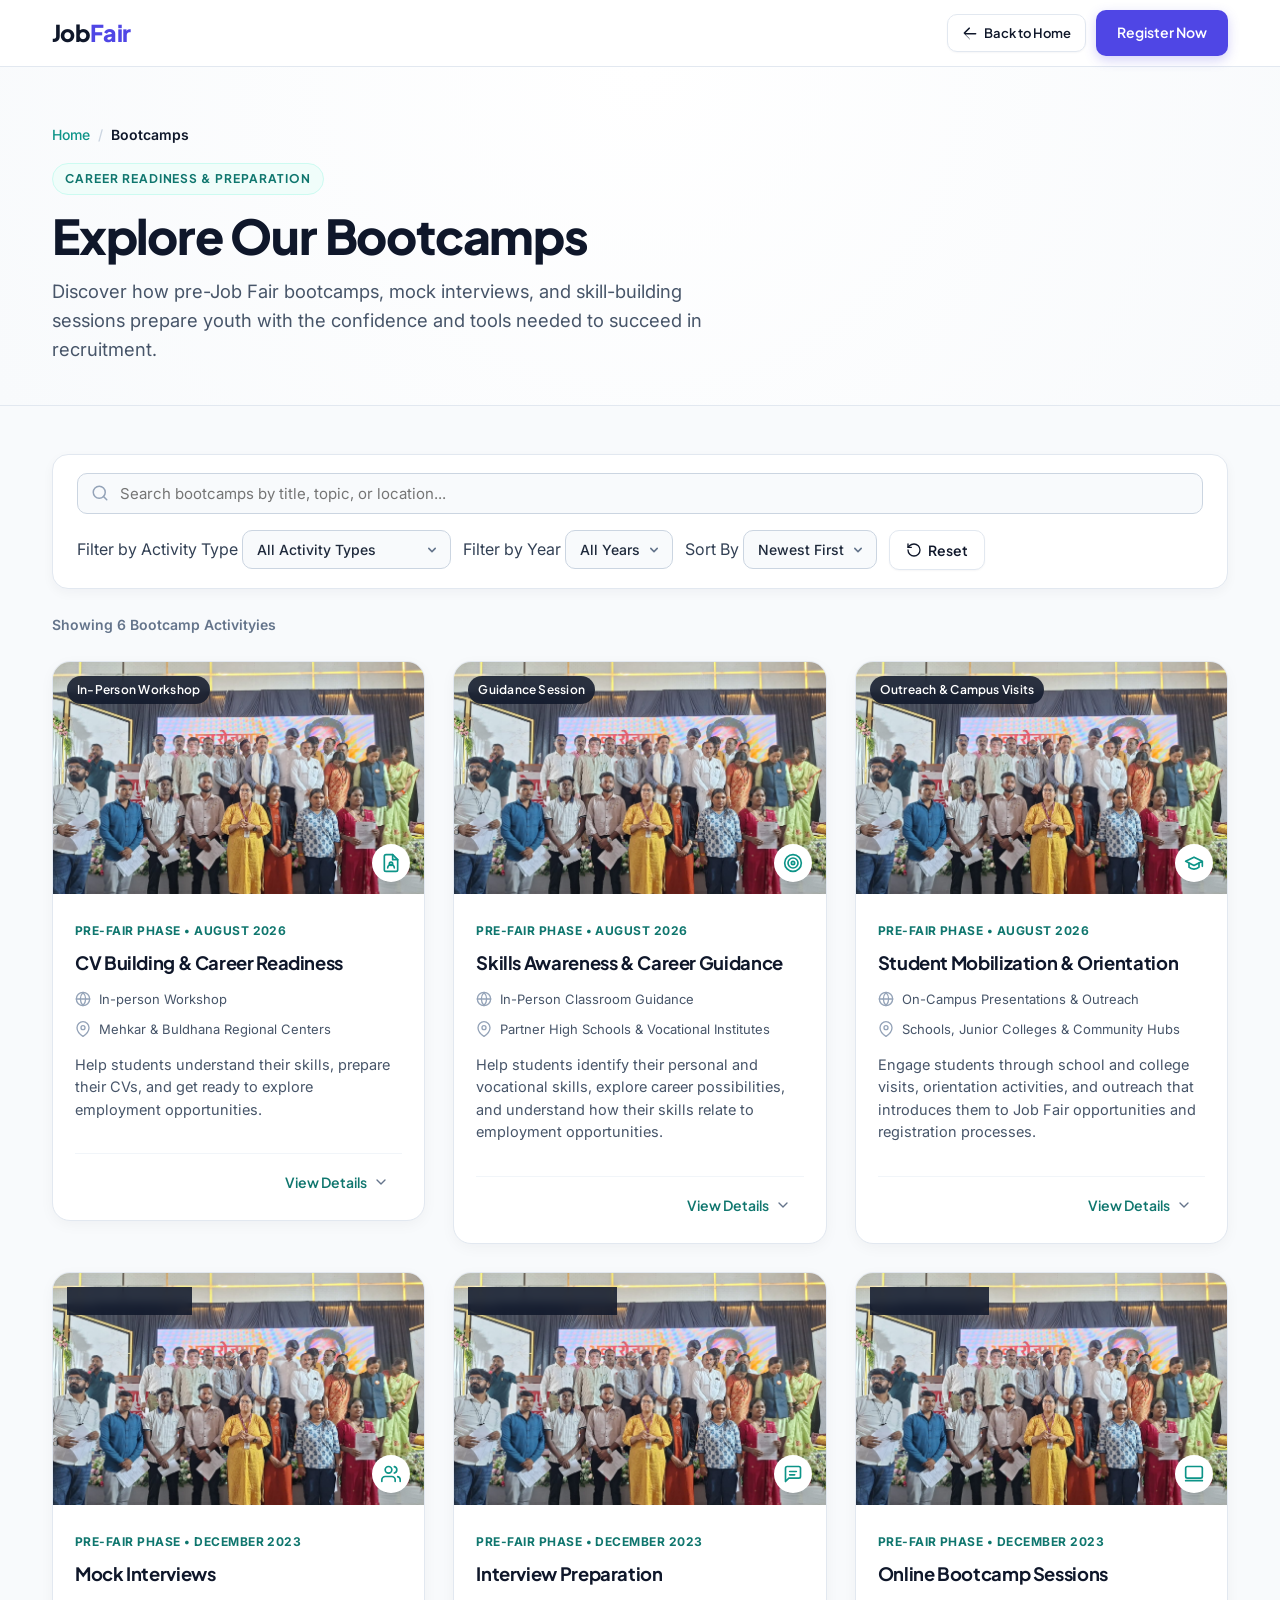
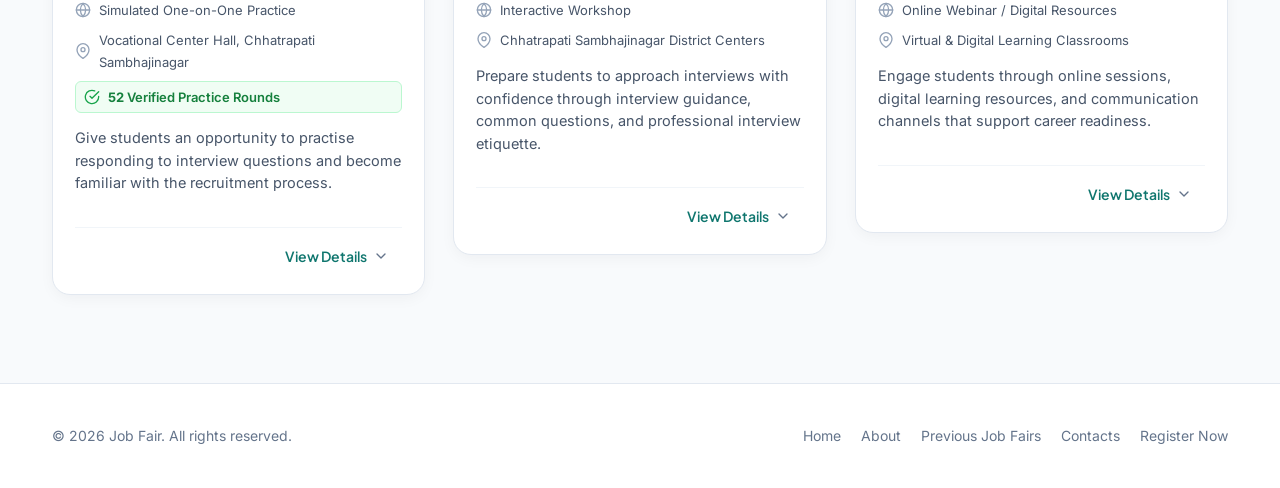
<file: bootcamps.html>
<!DOCTYPE html>
<html lang="en">
<head>
  <meta charset="UTF-8">
  <meta name="viewport" content="width=device-width, initial-scale=1.0">
  <title>Explore Our Bootcamps | Job Fair 2026</title>
  <link rel="preconnect" href="https://fonts.googleapis.com">
  <link rel="preconnect" href="https://fonts.gstatic.com" crossorigin>
  <link rel="stylesheet" href="global.css">
  <link rel="stylesheet" href="style.css">
</head>
<body class="listing-page-body">

  <!-- ======================================================================
       Header & Navigation
       ====================================================================== -->
  <header class="navbar" id="navbar">
    <div class="container nav-container">
      <a href="index.html#home" class="logo">Job<span>Fair</span></a>

      <div class="nav-actions">
        <!-- Back to Homepage Link -->
        <a href="index.html#bootcamps" class="btn btn-secondary back-home-nav-btn">
          <svg viewBox="0 0 20 20" fill="currentColor" width="16" height="16" aria-hidden="true">
            <path fill-rule="evenodd" d="M9.707 16.707a1 1 0 01-1.414 0l-6-6a1 1 0 010-1.414l6-6a1 1 0 011.414 1.414L4.414 10H17a1 1 0 110 2H4.414l5.293 5.293a1 1 0 010 1.414z" clip-rule="evenodd" />
          </svg>
          <span data-i18n="nav_back_home">Back to Home</span>
        </a>

        <!-- Unified Language Switcher -->
        <div class="lang-switcher" aria-label="Select Language">
          <button type="button" class="lang-btn active" data-lang="en">EN</button>
          <button type="button" class="lang-btn" data-lang="mr">मराठी</button>
          <button type="button" class="lang-btn" data-lang="hi">हिंदी</button>
        </div>

        <!-- Register Now Button -->
        <a href="index.html#register" class="btn btn-primary nav-header-cta" data-i18n="nav_register">Register Now</a>
      </div>
    </div>
  </header>

  <!-- ======================================================================
       Page Header & Hero
       ====================================================================== -->
  <section class="listing-hero">
    <div class="container">
      <nav class="breadcrumb-nav" aria-label="Breadcrumb">
        <a href="index.html" data-i18n="nav_home">Home</a>
        <span class="breadcrumb-separator">/</span>
        <span class="breadcrumb-current" data-i18n="nav_bootcamps">Bootcamps</span>
      </nav>

      <span class="section-badge" data-i18n="bc_page_badge">CAREER READINESS &amp; PREPARATION</span>
      <h1 class="listing-title" data-i18n="bc_page_title">Explore Our Bootcamps</h1>
      <p class="listing-subtitle" data-i18n="bc_page_desc">Discover how pre-Job Fair bootcamps, mock interviews, and skill-building sessions prepare youth with the confidence and tools needed to succeed in recruitment.</p>
    </div>
  </section>

  <!-- ======================================================================
       Filter, Search & Bootcamps Grid Collection
       ====================================================================== -->
  <section class="listing-content-section">
    <div class="container">
      
      <!-- Filter & Search Toolbar -->
      <div class="filter-toolbar">
        <!-- Search Input -->
        <div class="search-box-wrap">
          <svg class="search-icon" viewBox="0 0 24 24" fill="none" stroke="currentColor" stroke-width="2" stroke-linecap="round" stroke-linejoin="round" aria-hidden="true">
            <circle cx="11" cy="11" r="8"></circle>
            <line x1="21" y1="21" x2="16.65" y2="16.65"></line>
          </svg>
          <input 
            type="search" 
            id="bootcampSearchInput" 
            class="filter-input search-input" 
            placeholder="Search bootcamps by title, topic, or location..." 
            data-i18n-placeholder="bc_search_placeholder"
            aria-label="Search bootcamps"
          >
        </div>

        <!-- Filter Controls Group -->
        <div class="filter-controls-group">
          <!-- Activity Type Filter -->
          <div class="select-wrap">
            <label for="typeFilterSelect" class="sr-only">Filter by Activity Type</label>
            <select id="typeFilterSelect" class="filter-select">
              <option value="all" data-i18n="bc_filter_all_types">All Activity Types</option>
              <option value="workshop" data-i18n="bc_filter_workshop">Workshops</option>
              <option value="Mock Interview" data-i18n="bc_filter_mock">Mock Interviews</option>
              <option value="Online Session" data-i18n="bc_filter_online">Online Sessions</option>
              <option value="Career Guidance" data-i18n="bc_filter_guidance">Career Guidance</option>
              <option value="Outreach & Mobilization" data-i18n="bc_filter_outreach">Outreach &amp; Mobilization</option>
            </select>
          </div>

          <!-- Year Select -->
          <div class="select-wrap">
            <label for="yearFilterSelect" class="sr-only">Filter by Year</label>
            <select id="yearFilterSelect" class="filter-select">
              <option value="all" data-i18n="pjf_filter_all_years">All Years</option>
              <option value="2026">2026</option>
              <option value="2023">2023</option>
            </select>
          </div>

          <!-- Sort Select -->
          <div class="select-wrap">
            <label for="sortBySelect" class="sr-only">Sort By</label>
            <select id="sortBySelect" class="filter-select">
              <option value="newest" data-i18n="pjf_sort_newest">Newest First</option>
              <option value="oldest" data-i18n="pjf_sort_oldest">Oldest First</option>
            </select>
          </div>

          <!-- Reset Filter Button -->
          <button type="button" id="resetFiltersBtn" class="btn btn-secondary btn-reset-filters">
            <svg viewBox="0 0 24 24" fill="none" stroke="currentColor" width="16" height="16" stroke-width="2" stroke-linecap="round" stroke-linejoin="round" aria-hidden="true">
              <path d="M3 12a9 9 0 1 0 9-9 9.75 9.75 0 0 0-6.74 2.74L3 8"></path>
              <path d="M3 3v5h5"></path>
            </svg>
            <span data-i18n="pjf_reset_filters">Reset</span>
          </button>
        </div>
      </div>

      <!-- Result Counter -->
      <div class="listing-meta-bar">
        <span id="resultsCountBadge" class="results-badge">Showing 6 Bootcamps</span>
      </div>

      <!-- Bootcamp Cards Grid -->
      <div class="bootcamp-cards-grid" id="allBootcampsGrid">
        <!-- Dynamically rendered via bootcamps-data.js -->
      </div>

      <!-- Empty State (Shown when no items match filters) -->
      <div class="empty-state-card" id="emptyState" style="display: none;">
        <div class="empty-icon-circle">
          <svg viewBox="0 0 24 24" fill="none" stroke="currentColor" stroke-width="2" stroke-linecap="round" stroke-linejoin="round" aria-hidden="true">
            <circle cx="11" cy="11" r="8"></circle>
            <line x1="21" y1="21" x2="16.65" y2="16.65"></line>
            <line x1="8" y1="11" x2="14" y2="11"></line>
          </svg>
        </div>
        <h3 class="empty-title" data-i18n="bc_empty_title">No Bootcamps Found</h3>
        <p class="empty-desc" data-i18n="bc_empty_desc">We couldn't find any bootcamp activities matching your filter criteria. Try adjusting your search keywords or resetting filters.</p>
        <button type="button" class="btn btn-primary" id="emptyResetBtn" data-i18n="pjf_reset_all">Reset Filters</button>
      </div>

    </div>
  </section>

  <!-- ======================================================================
       Footer
       ====================================================================== -->
  <footer class="footer">
    <div class="container footer-content">
      <p data-i18n="footer_rights">&copy; 2026 Job Fair. All rights reserved.</p>
      <div class="footer-links">
        <a href="index.html#home" data-i18n="nav_home">Home</a>
        <a href="index.html#about" data-i18n="nav_about">About</a>
        <a href="index.html#previous-fairs" data-i18n="nav_previous_fairs">Previous Job Fairs</a>
        <a href="index.html#contacts" data-i18n="nav_contacts">Contacts</a>
        <a href="index.html#register" data-i18n="nav_register">Register Now</a>
      </div>
    </div>
  </footer>

  <!-- Scripts -->
  <script src="lang.js" defer></script>
  <script src="bootcamps-data.js" defer></script>
  <script>
    // Dedicated Filter & Search Controller for bootcamps.html
    document.addEventListener("DOMContentLoaded", () => {
      const searchInput = document.getElementById("bootcampSearchInput");
      const typeSelect = document.getElementById("typeFilterSelect");
      const yearSelect = document.getElementById("yearFilterSelect");
      const sortSelect = document.getElementById("sortBySelect");
      const resetBtn = document.getElementById("resetFiltersBtn");
      const emptyResetBtn = document.getElementById("emptyResetBtn");
      const grid = document.getElementById("allBootcampsGrid");
      const emptyState = document.getElementById("emptyState");
      const countBadge = document.getElementById("resultsCountBadge");

      async function applyFilters() {
        if (!grid || typeof BootcampsService === "undefined") return;

        const searchVal = searchInput ? searchInput.value : "";
        const typeVal = typeSelect ? typeSelect.value : "all";
        const yearVal = yearSelect ? yearSelect.value : "all";
        const sortVal = sortSelect ? sortSelect.value : "newest";

        try {
          const items = await BootcampsService.filterBootcamps({
            search: searchVal,
            activityType: typeVal,
            year: yearVal,
            sortBy: sortVal
          });

          if (!items || items.length === 0) {
            grid.style.display = "none";
            if (emptyState) emptyState.style.display = "flex";
            if (countBadge) countBadge.textContent = "0 Bootcamps Found";
          } else {
            if (emptyState) emptyState.style.display = "none";
            grid.style.display = "grid";
            grid.innerHTML = items.map((item) => renderBootcampCardHTML(item)).join("");
            attachBootcampExpandListeners(grid);
            if (countBadge) {
              countBadge.textContent = `Showing ${items.length} Bootcamp Activity${items.length > 1 ? "ies" : ""}`;
            }
          }
        } catch (err) {
          console.error("Error filtering bootcamps:", err);
        }
      }

      function resetAllFilters() {
        if (searchInput) searchInput.value = "";
        if (typeSelect) typeSelect.value = "all";
        if (yearSelect) yearSelect.value = "all";
        if (sortSelect) sortSelect.value = "newest";
        applyFilters();
      }

      // Event Listeners
      if (searchInput) {
        searchInput.addEventListener("input", applyFilters);
      }
      if (typeSelect) {
        typeSelect.addEventListener("change", applyFilters);
      }
      if (yearSelect) {
        yearSelect.addEventListener("change", applyFilters);
      }
      if (sortSelect) {
        sortSelect.addEventListener("change", applyFilters);
      }
      if (resetBtn) {
        resetBtn.addEventListener("click", resetAllFilters);
      }
      if (emptyResetBtn) {
        emptyResetBtn.addEventListener("click", resetAllFilters);
      }

      // Initial load
      applyFilters();
    });
  </script>
</body>
</html>
</file>
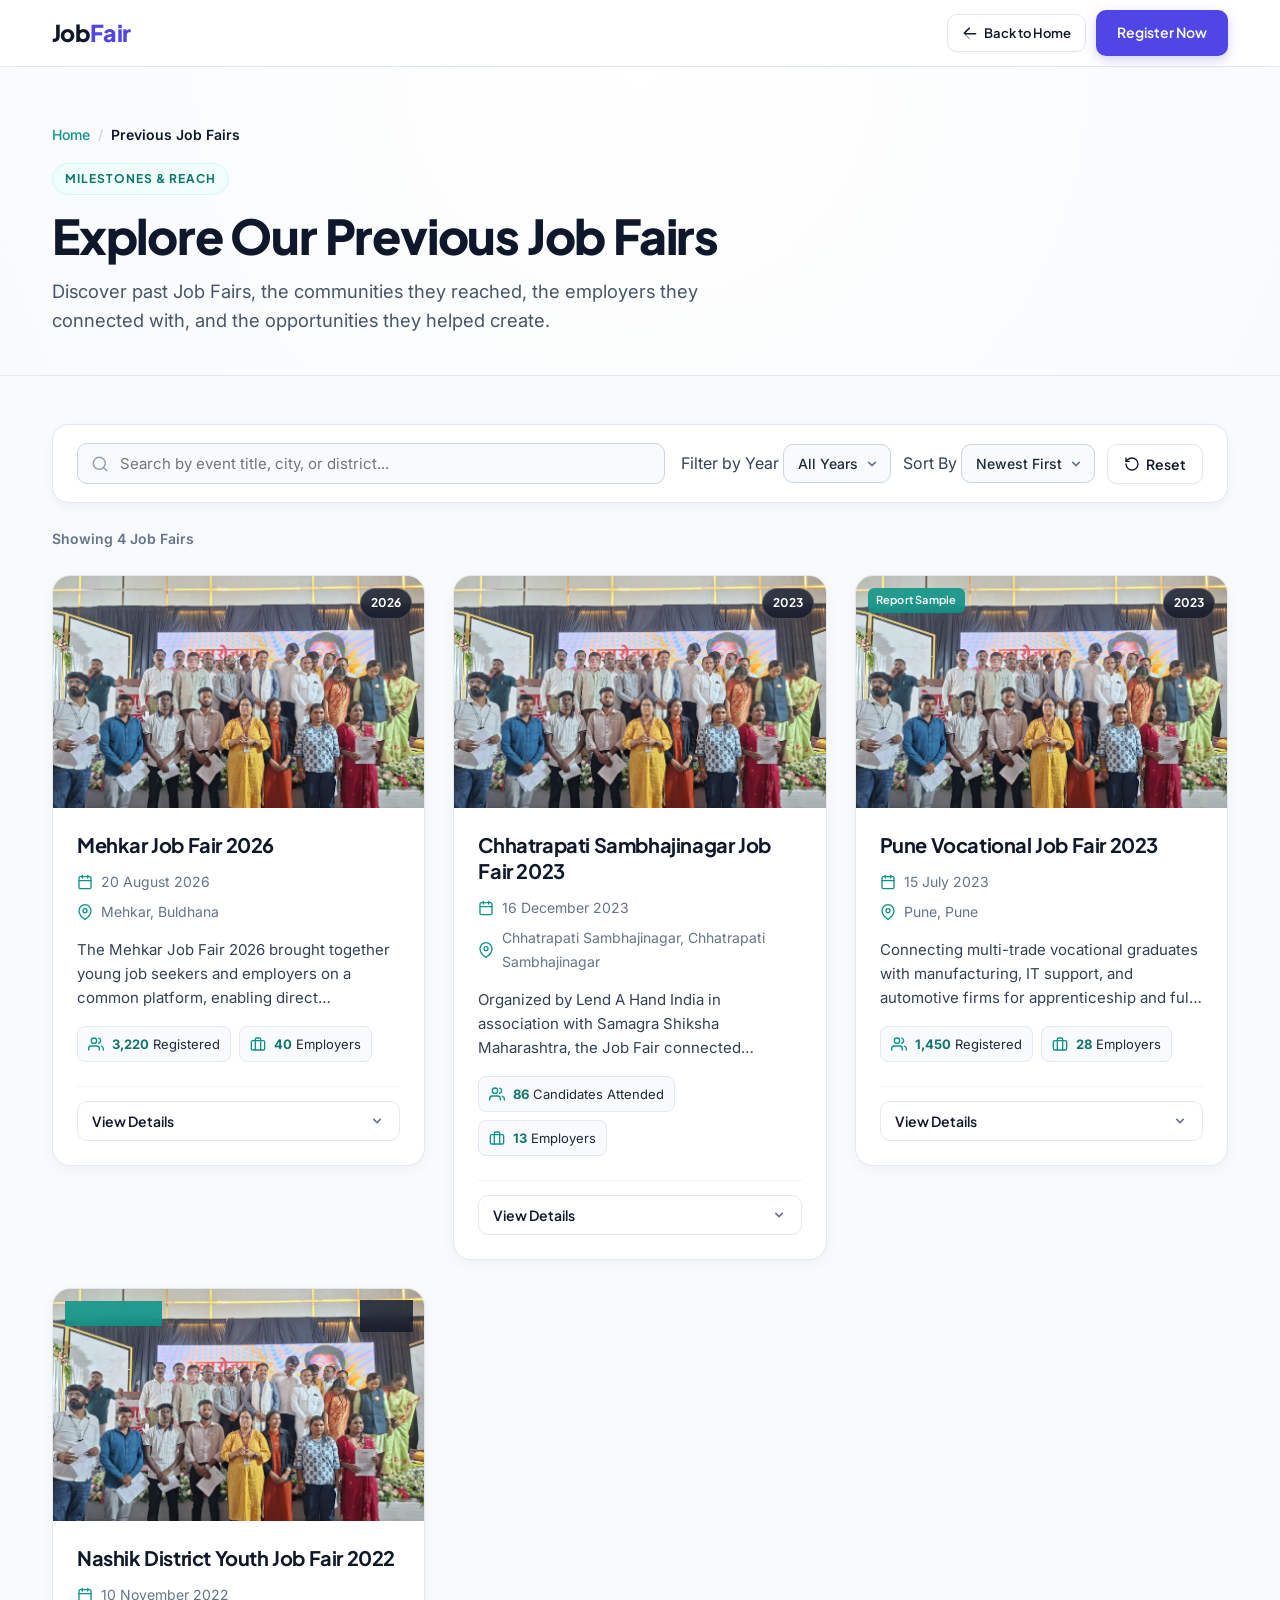
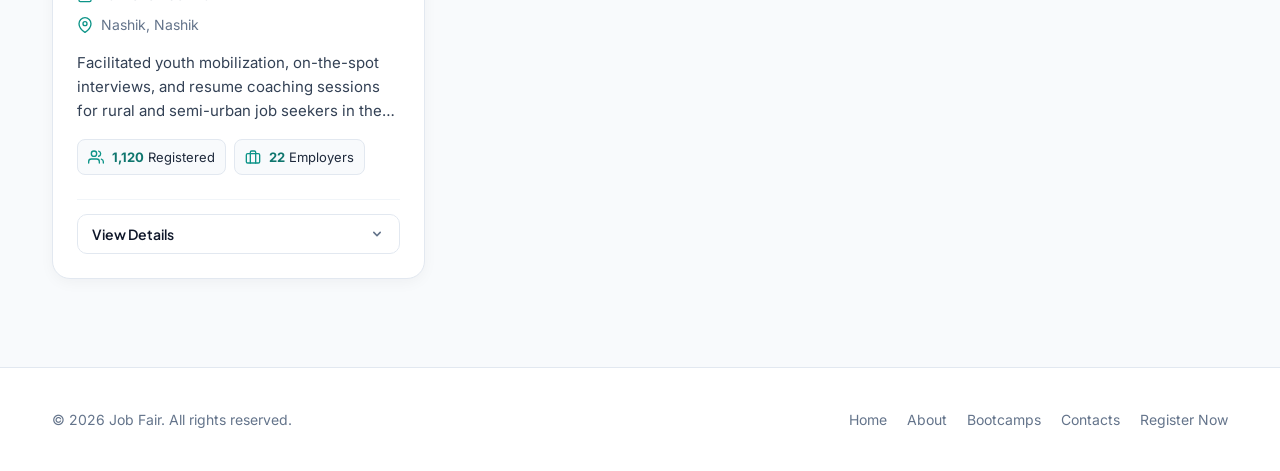
<file: previous-job-fairs.html>
<!DOCTYPE html>
<html lang="en">
<head>
  <meta charset="UTF-8">
  <meta name="viewport" content="width=device-width, initial-scale=1.0">
  <title>Explore Our Previous Job Fairs | Job Fair 2026</title>
  <link rel="preconnect" href="https://fonts.googleapis.com">
  <link rel="preconnect" href="https://fonts.gstatic.com" crossorigin>
  <link rel="stylesheet" href="global.css">
  <link rel="stylesheet" href="style.css">
</head>
<body class="listing-page-body">

  <!-- ======================================================================
       Header & Navigation
       ====================================================================== -->
  <header class="navbar" id="navbar">
    <div class="container nav-container">
      <a href="index.html#home" class="logo">Job<span>Fair</span></a>

      <div class="nav-actions">
        <!-- Back to Homepage Link -->
        <a href="index.html#home" class="btn btn-secondary back-home-nav-btn">
          <svg viewBox="0 0 20 20" fill="currentColor" width="16" height="16" aria-hidden="true">
            <path fill-rule="evenodd" d="M9.707 16.707a1 1 0 01-1.414 0l-6-6a1 1 0 010-1.414l6-6a1 1 0 011.414 1.414L4.414 10H17a1 1 0 110 2H4.414l5.293 5.293a1 1 0 010 1.414z" clip-rule="evenodd" />
          </svg>
          <span data-i18n="nav_back_home">Back to Home</span>
        </a>

        <!-- Unified Language Switcher -->
        <div class="lang-switcher" aria-label="Select Language">
          <button type="button" class="lang-btn active" data-lang="en">EN</button>
          <button type="button" class="lang-btn" data-lang="mr">मराठी</button>
          <button type="button" class="lang-btn" data-lang="hi">हिंदी</button>
        </div>

        <!-- Register Now Button -->
        <a href="index.html#register" class="btn btn-primary nav-header-cta" data-i18n="nav_register">Register Now</a>
      </div>
    </div>
  </header>

  <!-- ======================================================================
       Page Header & Hero
       ====================================================================== -->
  <section class="listing-hero">
    <div class="container">
      <nav class="breadcrumb-nav" aria-label="Breadcrumb">
        <a href="index.html" data-i18n="nav_home">Home</a>
        <span class="breadcrumb-separator">/</span>
        <span class="breadcrumb-current" data-i18n="nav_previous_fairs">Previous Job Fairs</span>
      </nav>

      <span class="section-badge" data-i18n="pjf_badge">MILESTONES &amp; REACH</span>
      <h1 class="listing-title" data-i18n="pjf_page_title">Explore Our Previous Job Fairs</h1>
      <p class="listing-subtitle" data-i18n="pjf_page_desc">Discover past Job Fairs, the communities they reached, the employers they connected with, and the opportunities they helped create.</p>
    </div>
  </section>

  <!-- ======================================================================
       Filter, Search & Event Collection
       ====================================================================== -->
  <section class="listing-content-section">
    <div class="container">
      
      <!-- Filter & Search Toolbar -->
      <div class="filter-toolbar">
        <!-- Search Input -->
        <div class="search-box-wrap">
          <svg class="search-icon" viewBox="0 0 24 24" fill="none" stroke="currentColor" stroke-width="2" stroke-linecap="round" stroke-linejoin="round" aria-hidden="true">
            <circle cx="11" cy="11" r="8"></circle>
            <line x1="21" y1="21" x2="16.65" y2="16.65"></line>
          </svg>
          <input 
            type="search" 
            id="fairSearchInput" 
            class="filter-input search-input" 
            placeholder="Search by event title, city, or district..." 
            data-i18n-placeholder="pjf_search_placeholder"
            aria-label="Search job fairs"
          >
        </div>

        <!-- Filter Controls Group -->
        <div class="filter-controls-group">
          <!-- Year Select -->
          <div class="select-wrap">
            <label for="yearFilterSelect" class="sr-only">Filter by Year</label>
            <select id="yearFilterSelect" class="filter-select">
              <option value="all" data-i18n="pjf_filter_all_years">All Years</option>
              <option value="2026">2026</option>
              <option value="2023">2023</option>
              <option value="2022">2022</option>
            </select>
          </div>

          <!-- Sort Select -->
          <div class="select-wrap">
            <label for="sortBySelect" class="sr-only">Sort By</label>
            <select id="sortBySelect" class="filter-select">
              <option value="newest" data-i18n="pjf_sort_newest">Newest First</option>
              <option value="oldest" data-i18n="pjf_sort_oldest">Oldest First</option>
            </select>
          </div>

          <!-- Reset Filter Button -->
          <button type="button" id="resetFiltersBtn" class="btn btn-secondary btn-reset-filters">
            <svg viewBox="0 0 24 24" fill="none" stroke="currentColor" width="16" height="16" stroke-width="2" stroke-linecap="round" stroke-linejoin="round" aria-hidden="true">
              <path d="M3 12a9 9 0 1 0 9-9 9.75 9.75 0 0 0-6.74 2.74L3 8"></path>
              <path d="M3 3v5h5"></path>
            </svg>
            <span data-i18n="pjf_reset_filters">Reset</span>
          </button>
        </div>
      </div>

      <!-- Result Counter -->
      <div class="listing-meta-bar">
        <span id="resultsCountBadge" class="results-badge">Showing 4 Job Fairs</span>
      </div>

      <!-- Job Fairs Cards Grid -->
      <div class="job-fairs-grid" id="allJobFairsGrid">
        <!-- Dynamically rendered via job-fairs-data.js -->
      </div>

      <!-- Empty State (Shown when no events match filters) -->
      <div class="empty-state-card" id="emptyState" style="display: none;">
        <div class="empty-icon-circle">
          <svg viewBox="0 0 24 24" fill="none" stroke="currentColor" stroke-width="2" stroke-linecap="round" stroke-linejoin="round" aria-hidden="true">
            <circle cx="11" cy="11" r="8"></circle>
            <line x1="21" y1="21" x2="16.65" y2="16.65"></line>
            <line x1="8" y1="11" x2="14" y2="11"></line>
          </svg>
        </div>
        <h3 class="empty-title" data-i18n="pjf_empty_title">No Job Fairs Found</h3>
        <p class="empty-desc" data-i18n="pjf_empty_desc">We couldn't find any job fairs matching your search criteria. Try adjusting your filters or search terms.</p>
        <button type="button" class="btn btn-primary" id="emptyResetBtn" data-i18n="pjf_reset_all">Reset Filters</button>
      </div>

    </div>
  </section>

  <!-- ======================================================================
       Footer
       ====================================================================== -->
  <footer class="footer">
    <div class="container footer-content">
      <p data-i18n="footer_rights">&copy; 2026 Job Fair. All rights reserved.</p>
      <div class="footer-links">
        <a href="index.html#home" data-i18n="nav_home">Home</a>
        <a href="index.html#about" data-i18n="nav_about">About</a>
        <a href="bootcamps.html" data-i18n="nav_bootcamps">Bootcamps</a>
        <a href="index.html#contacts" data-i18n="nav_contacts">Contacts</a>
        <a href="index.html#register" data-i18n="nav_register">Register Now</a>
      </div>
    </div>
  </footer>

  <!-- Scripts -->
  <script src="lang.js" defer></script>
  <script src="job-fairs-data.js" defer></script>
  <script>
    // Dedicated Filter & Search Controller for previous-job-fairs.html
    document.addEventListener("DOMContentLoaded", () => {
      const searchInput = document.getElementById("fairSearchInput");
      const yearSelect = document.getElementById("yearFilterSelect");
      const sortSelect = document.getElementById("sortBySelect");
      const resetBtn = document.getElementById("resetFiltersBtn");
      const emptyResetBtn = document.getElementById("emptyResetBtn");
      const grid = document.getElementById("allJobFairsGrid");
      const emptyState = document.getElementById("emptyState");
      const countBadge = document.getElementById("resultsCountBadge");

      async function applyFilters() {
        if (!grid || typeof JobFairsService === "undefined") return;

        const searchVal = searchInput ? searchInput.value : "";
        const yearVal = yearSelect ? yearSelect.value : "all";
        const sortVal = sortSelect ? sortSelect.value : "newest";

        try {
          const events = await JobFairsService.filterJobFairs({
            search: searchVal,
            year: yearVal,
            sortBy: sortVal
          });

          if (events.length === 0) {
            grid.innerHTML = "";
            grid.style.display = "none";
            if (emptyState) emptyState.style.display = "flex";
            if (countBadge) countBadge.textContent = "0 Job Fairs Found";
          } else {
            if (emptyState) emptyState.style.display = "none";
            grid.style.display = "grid";
            grid.innerHTML = events.map((ev) => renderJobFairCardHTML(ev)).join("");
            attachCardExpandListeners(grid);
            if (countBadge) {
              countBadge.textContent = `Showing ${events.length} Job Fair${events.length > 1 ? "s" : ""}`;
            }
          }
        } catch (err) {
          console.error("Error filtering job fairs:", err);
        }
      }

      function resetAllFilters() {
        if (searchInput) searchInput.value = "";
        if (yearSelect) yearSelect.value = "all";
        if (sortSelect) sortSelect.value = "newest";
        applyFilters();
      }

      // Event Listeners
      if (searchInput) {
        searchInput.addEventListener("input", () => {
          applyFilters();
        });
      }

      if (yearSelect) {
        yearSelect.addEventListener("change", applyFilters);
      }

      if (sortSelect) {
        sortSelect.addEventListener("change", applyFilters);
      }

      if (resetBtn) {
        resetBtn.addEventListener("click", resetAllFilters);
      }

      if (emptyResetBtn) {
        emptyResetBtn.addEventListener("click", resetAllFilters);
      }

      // Initial load
      applyFilters();
    });
  </script>
</body>
</html>
</file>
<file: global.css>
/* ==========================================================================
   GLOBAL DESIGN SYSTEM & DESIGN TOKENS
   Website: Job Fair
   Theme: Modern Indigo & Slate (Catchy, high contrast, yet soft on the eyes)
   ========================================================================== */

/* --------------------------------------------------------------------------
   1. Typography Imports
   - Plus Jakarta Sans: Modern geometric, warm, highly legible at all sizes
   - Inter: Renowned for exceptional screen legibility and neutral clarity
   -------------------------------------------------------------------------- */
@import url('https://fonts.googleapis.com/css2?family=Inter:wght@400;500;600;700&family=Plus+Jakarta+Sans:wght@500;600;700;800&display=swap');

:root {
  /* ------------------------------------------------------------------------
     2. Color Palette
     Designed to be catchy, vibrant, yet gentle and low-fatigue for the eyes.
     - Primary: Soft Royal Indigo (approachable, professional, eye-friendly)
     - Accent: Gentle Sky / Cyan (catchy highlight without glare)
     - Surfaces: Calming Off-Whites & Slates (avoids harsh 100% white glare)
     ------------------------------------------------------------------------ */

  /* Primary Brand (Soft Royal Indigo) */
  --primary-50:  #eef2ff;
  --primary-100: #e0e7ff;
  --primary-200: #c7d2fe;
  --primary-300: #a5b4fc;
  --primary-400: #818cf8;
  --primary-500: #6366f1;
  --primary-600: #4f46e5; /* Core Primary */
  --primary-700: #4338ca; /* Hover / Active */
  --primary-800: #3730a3;
  --primary-900: #312e81;

  /* Secondary & Accents (Vibrant Sky & Soft Mint) */
  --accent-cyan:     #0ea5e9;
  --accent-cyan-subtle: #e0f2fe;
  --accent-emerald:  #10b981;
  --accent-emerald-subtle: #d1fae5;
  --accent-amber:    #f59e0b;
  --accent-rose:     #f43f5e;

  /* Neutrals & Text (Slate Spectrum - eliminates harsh pure black) */
  --slate-50:  #f8fafc;
  --slate-100: #f1f5f9;
  --slate-200: #e2e8f0;
  --slate-300: #cbd5e1;
  --slate-400: #94a3b8;
  --slate-500: #64748b;
  --slate-600: #475569;
  --slate-700: #334155;
  --slate-800: #1e293b;
  --slate-900: #0f172a;

  /* Semantic UI Tokens (For consumption across all stylesheets) */
  --color-primary:        var(--primary-600);
  --color-primary-hover:  var(--primary-700);
  --color-primary-subtle: var(--primary-50);
  
  --color-accent:         var(--accent-cyan);
  --color-accent-subtle:  var(--accent-cyan-subtle);

  --color-text-main:      var(--slate-900);
  --color-text-body:      var(--slate-700);
  --color-text-muted:     var(--slate-500);

  --color-bg-base:        var(--slate-50);
  --color-bg-surface:     #ffffff;
  --color-bg-subtle:      var(--slate-100);

  --color-border:         var(--slate-200);
  --color-border-strong:  var(--slate-300);

  /* Compatibility Aliases for components */
  --primary-color:        var(--color-primary);
  --primary-hover:        var(--color-primary-hover);
  --secondary-color:      var(--slate-900);
  --text-primary:         var(--color-text-main);
  --text-secondary:       var(--color-text-body);
  --bg-primary:           #ffffff;
  --bg-secondary:         var(--slate-50);
  --card-bg:              #ffffff;

  /* ------------------------------------------------------------------------
     3. Typography Tokens
     ------------------------------------------------------------------------ */
  --font-family-display: 'Plus Jakarta Sans', system-ui, -apple-system, BlinkMacSystemFont, 'Segoe UI', Roboto, sans-serif;
  --font-family-body:    'Inter', system-ui, -apple-system, BlinkMacSystemFont, 'Segoe UI', Roboto, sans-serif;
  --font-family:         var(--font-family-body);

  --font-size-xs:   0.75rem;    /* 12px */
  --font-size-sm:   0.875rem;   /* 14px */
  --font-size-base: 1rem;       /* 16px */
  --font-size-lg:   1.125rem;   /* 18px */
  --font-size-xl:   1.25rem;    /* 20px */
  --font-size-2xl:  1.5rem;     /* 24px */
  --font-size-3xl:  1.875rem;   /* 30px */
  --font-size-4xl:  2.25rem;    /* 36px */
  --font-size-5xl:  3rem;       /* 48px */

  --font-weight-regular: 400;
  --font-weight-medium:  500;
  --font-weight-semibold: 600;
  --font-weight-bold:    700;
  --font-weight-extrabold: 800;

  --line-height-tight:  1.2;
  --line-height-normal: 1.5;
  --line-height-relaxed: 1.7;

  /* ------------------------------------------------------------------------
     4. Elevation & Soft Shadows
     Layered, diffused shadows designed not to look heavy or harsh.
     ------------------------------------------------------------------------ */
  --shadow-xs: 0 1px 2px 0 rgba(15, 23, 42, 0.04);
  --shadow-sm: 0 1px 3px 0 rgba(15, 23, 42, 0.08), 0 1px 2px -1px rgba(15, 23, 42, 0.08);
  --shadow-md: 0 4px 6px -1px rgba(15, 23, 42, 0.07), 0 2px 4px -2px rgba(15, 23, 42, 0.05);
  --shadow-lg: 0 10px 15px -3px rgba(15, 23, 42, 0.08), 0 4px 6px -4px rgba(15, 23, 42, 0.03);
  --shadow-glow: 0 0 20px rgba(99, 102, 241, 0.2);

  /* ------------------------------------------------------------------------
     5. Border Radii & Transitions
     ------------------------------------------------------------------------ */
  --radius-xs: 4px;
  --radius-sm: 6px;
  --radius-md: 10px;
  --radius-lg: 16px;
  --radius-xl: 24px;
  --radius-full: 9999px;

  --transition-fast:   150ms cubic-bezier(0.4, 0, 0.2, 1);
  --transition-normal: 250ms cubic-bezier(0.4, 0, 0.2, 1);
  --transition-smooth: 350ms cubic-bezier(0.16, 1, 0.3, 1);
}

/* --------------------------------------------------------------------------
   6. Universal Reset & Base Styles
   -------------------------------------------------------------------------- */
*,
*::before,
*::after {
  box-sizing: border-box;
  margin: 0;
  padding: 0;
}

html {
  font-size: 16px;
  scroll-behavior: smooth;
  -webkit-text-size-adjust: 100%;
}

body {
  font-family: var(--font-family-body);
  font-size: var(--font-size-base);
  line-height: var(--line-height-relaxed);
  color: var(--color-text-body);
  background-color: var(--color-bg-base);
  -webkit-font-smoothing: antialiased;
  -moz-osx-font-smoothing: grayscale;
  text-rendering: optimizeLegibility;
}

/* Headings utilize the distinct Plus Jakarta Sans for friendly punchiness */
h1, h2, h3, h4, h5, h6 {
  font-family: var(--font-family-display);
  color: var(--color-text-main);
  line-height: var(--line-height-tight);
  font-weight: var(--font-weight-bold);
  letter-spacing: -0.02em;
}

/* Soft text selection accent */
::selection {
  background-color: var(--primary-100);
  color: var(--primary-900);
}
</file>
<file: style.css>
/* ==========================================================================
   Page Specific Styles: Job Fair Website
   Depends on: global.css (Design tokens, palette, and typography)
   ========================================================================== */
@import url('global.css');

/* ==========================================================================
   Global Overflow & Smooth Scrolling
   ========================================================================== */
html,
body {
  width: 100%;
  max-width: 100%;
  overflow-x: hidden;
  position: relative;
}

html {
  scroll-behavior: smooth;
}

section {
  scroll-margin-top: 84px; /* Offset so sticky header doesn't cover section titles */
}

/* ==========================================================================
   Layout Containers & Common Typography (Unified Responsive Spacing Scale)
   ========================================================================== */
:root {
  /* Desktop Spacing (Default) */
  --section-py: 72px;
  --container-px: 32px;
  --container-max-width: 1240px;
}

@media (max-width: 1024px) {
  :root {
    /* Tablet Spacing */
    --section-py: 52px;
    --container-px: 24px;
  }
}

@media (max-width: 768px) {
  :root {
    /* Mobile Spacing */
    --section-py: 40px;
    --container-px: 18px;
  }
}

a {
  color: inherit;
  text-decoration: none;
  transition: color var(--transition-fast);
}

.container {
  width: 100%;
  max-width: var(--container-max-width);
  margin-left: auto;
  margin-right: auto;
  padding-left: var(--container-px);
  padding-right: var(--container-px);
}

.section {
  padding-top: var(--section-py);
  padding-bottom: var(--section-py);
}

.mission-section,
.about-section,
.impact-section,
.bootcamp-section,
.student-roadmap-section,
.vacancies-section,
.contact-section,
.register-section {
  padding-top: var(--section-py);
  padding-bottom: var(--section-py);
}

.bg-alt {
  background-color: var(--color-bg-base);
}

.section-title {
  text-align: center;
  font-size: clamp(1.85rem, 3.5vw, 2.5rem);
  color: var(--color-text-main);
  margin-bottom: 10px;
  letter-spacing: -0.02em;
}

.section-subtitle {
  text-align: center;
  color: var(--color-text-muted);
  font-size: clamp(0.95rem, 1.8vw, 1.125rem);
  max-width: 650px;
  margin-left: auto;
  margin-right: auto;
  margin-bottom: 40px;
  line-height: var(--line-height-relaxed);
}

/* ==========================================================================
   Navigation Bar & Controls
   ========================================================================== */
.navbar {
  position: sticky;
  top: 0;
  z-index: 900;
  background-color: rgba(255, 255, 255, 0.95);
  backdrop-filter: blur(12px);
  -webkit-backdrop-filter: blur(12px);
  border-bottom: 1px solid var(--color-border);
  padding: 10px 0;
  width: 100%;
}

.nav-container {
  display: flex;
  align-items: center;
  justify-content: space-between;
  width: 100%;
  gap: 12px;
}

/* 1. Logo (Fixed on the left) */
.logo {
  font-family: var(--font-family-display);
  font-size: 1.45rem;
  font-weight: var(--font-weight-extrabold);
  color: var(--color-text-main);
  letter-spacing: -0.03em;
  white-space: nowrap;
  flex-shrink: 0;
}

.logo span {
  color: var(--color-primary);
}

/* 2. Right Actions Container (Always pinned on the right) */
.nav-actions {
  display: flex;
  align-items: center;
  gap: 10px;
  flex-shrink: 0;
  margin-left: auto;
}

/* Language Selection UI (Hidden: English is the default and only language) */
.lang-switcher,
.lang-btn,
.lang-select {
  display: none !important;
}

/* Top-Bar Register Now Button (Never pushed out of the window) */
.nav-header-cta {
  flex-shrink: 0;
  white-space: nowrap;
  padding: 9px 18px;
  font-size: 0.875rem;
  font-weight: var(--font-weight-semibold);
}

/* Hamburger Toggle Button */
.nav-toggle {
  display: none;
  background: var(--slate-100);
  border: 1px solid var(--color-border);
  border-radius: var(--radius-md);
  cursor: pointer;
  width: 40px;
  height: 40px;
  align-items: center;
  justify-content: center;
  padding: 0;
  flex-shrink: 0;
  transition: all var(--transition-fast);
}

.nav-toggle:active {
  background-color: var(--slate-200);
}

.hamburger {
  display: block;
  width: 20px;
  height: 2px;
  background-color: var(--color-text-main);
  position: relative;
  transition: all var(--transition-fast);
}

.hamburger::before,
.hamburger::after {
  content: "";
  position: absolute;
  left: 0;
  width: 20px;
  height: 2px;
  background-color: var(--color-text-main);
  transition: all var(--transition-fast);
}

.hamburger::before {
  top: -6px;
}

.hamburger::after {
  bottom: -6px;
}

/* Hamburger open state */
body.menu-open .hamburger {
  background-color: transparent;
}

body.menu-open .hamburger::before {
  transform: rotate(45deg);
  top: 0;
}

body.menu-open .hamburger::after {
  transform: rotate(-45deg);
  bottom: 0;
}

/* Mobile Drawer Backdrop */
.nav-backdrop {
  display: none;
  position: fixed;
  inset: 0;
  background-color: rgba(15, 23, 42, 0.45);
  backdrop-filter: blur(4px);
  -webkit-backdrop-filter: blur(4px);
  z-index: 998;
  opacity: 0;
  transition: opacity var(--transition-normal);
  pointer-events: none;
}

.nav-backdrop.active {
  display: block;
  opacity: 1;
  pointer-events: auto;
}

/* ==========================================================================
   DESKTOP NAVIGATION (Screens > 1240px)
   ========================================================================== */
@media (min-width: 1241px) {
  .nav-menu {
    display: flex;
    align-items: center;
    flex: 1;
    justify-content: center;
    margin: 0 12px;
  }

  .nav-menu-header {
    display: none;
  }

  .nav-links-wrapper {
    display: flex;
    align-items: center;
    gap: 4px;
    flex-wrap: nowrap;
  }

  .nav-link {
    font-family: var(--font-family-display);
    font-weight: var(--font-weight-medium);
    font-size: 0.8125rem;
    color: var(--color-text-body);
    padding: 6px 9px;
    border-radius: var(--radius-md);
    transition: all var(--transition-fast);
    white-space: nowrap;
  }

  .nav-link:hover {
    color: var(--color-primary);
    background-color: var(--primary-50);
  }

  .nav-link.active {
    color: var(--color-primary);
    background-color: var(--primary-50);
    font-weight: var(--font-weight-semibold);
  }

  .nav-drawer-footer {
    display: none;
  }
}

/* ==========================================================================
   TABLET & MOBILE NAVIGATION (Screens <= 1240px)
   ========================================================================== */
@media (max-width: 1240px) {
  .nav-toggle {
    display: inline-flex;
  }

  /* Prevent page scroll when mobile drawer is open */
  body.menu-open {
    overflow: hidden;
  }

  /* Off-canvas Navigation Drawer */
  .nav-menu {
    position: fixed;
    top: 0;
    right: 0;
    bottom: 0;
    width: min(340px, 86vw);
    height: 100vh;
    height: 100dvh;
    background-color: var(--color-bg-surface);
    z-index: 1000;
    display: flex;
    flex-direction: column;
    padding: 20px 18px calc(20px + env(safe-area-inset-bottom, 0px));
    box-shadow: -8px 0 32px rgba(15, 23, 42, 0.18);
    transform: translateX(100%);
    transition: transform 0.32s cubic-bezier(0.16, 1, 0.3, 1);
    overflow-y: auto;
    overscroll-behavior: contain;
    -webkit-overflow-scrolling: touch;
  }

  .nav-menu.active {
    transform: translateX(0);
  }

  /* Drawer Header */
  .nav-menu-header {
    display: flex;
    align-items: center;
    justify-content: space-between;
    padding-bottom: 16px;
    margin-bottom: 12px;
    border-bottom: 1px solid var(--color-border);
    flex-shrink: 0;
  }

  .nav-drawer-logo {
    font-family: var(--font-family-display);
    font-size: 1.35rem;
    font-weight: var(--font-weight-extrabold);
    color: var(--color-text-main);
  }

  .nav-drawer-logo span {
    color: var(--color-primary);
  }

  .nav-close {
    background: var(--slate-100);
    border: 1px solid var(--color-border);
    border-radius: var(--radius-full);
    width: 36px;
    height: 36px;
    font-size: 1.4rem;
    line-height: 1;
    color: var(--color-text-main);
    cursor: pointer;
    display: inline-flex;
    align-items: center;
    justify-content: center;
    transition: all var(--transition-fast);
  }

  .nav-close:hover,
  .nav-close:active {
    background-color: var(--slate-200);
  }

  /* Drawer Navigation Links List */
  .nav-links-wrapper {
    display: flex;
    flex-direction: column;
    gap: 4px;
    width: 100%;
    flex: 1;
    overflow-y: auto;
    margin-bottom: 12px;
    padding: 2px 0;
    -webkit-overflow-scrolling: touch;
  }

  .nav-link {
    font-size: 0.95rem;
    padding: 12px 14px;
    border-radius: var(--radius-md);
    display: flex;
    align-items: center;
    justify-content: space-between;
    background-color: transparent;
    color: var(--color-text-main);
    border: 1px solid transparent;
    font-weight: var(--font-weight-medium);
  }

  .nav-link:hover,
  .nav-link:active {
    background-color: var(--slate-100);
  }

  .nav-link.active {
    background-color: var(--primary-50);
    border-color: rgba(99, 102, 241, 0.2);
    color: var(--color-primary);
    font-weight: var(--font-weight-bold);
  }

  .nav-link::after {
    content: "›";
    font-size: 1.25rem;
    line-height: 1;
    color: var(--slate-400);
  }

  .nav-link.active::after {
    color: var(--color-primary);
  }

  /* Drawer Bottom CTA */
  .nav-drawer-footer {
    flex-shrink: 0;
    width: 100%;
    padding-top: 14px;
    border-top: 1px solid var(--color-border);
    margin-top: auto;
  }

  .drawer-cta-btn {
    padding: 13px;
    font-size: 0.95rem;
    width: 100%;
    text-align: center;
  }
}

/* Small mobile devices (<= 640px) */
@media (max-width: 640px) {
  /* On small phones, hide top-bar CTA so logo and hamburger have comfortable space */
  .nav-header-cta {
    display: none;
  }

  .logo {
    font-size: 1.3rem;
  }
}

/* ==========================================================================
   Buttons & Badges
   ========================================================================== */
.btn {
  display: inline-flex;
  align-items: center;
  justify-content: center;
  padding: 10px 20px;
  font-family: var(--font-family-display);
  font-weight: var(--font-weight-semibold);
  font-size: var(--font-size-sm);
  border-radius: var(--radius-md);
  cursor: pointer;
  border: 1px solid transparent;
  transition: all var(--transition-normal);
  text-align: center;
  white-space: nowrap;
}

.btn-primary {
  background-color: var(--color-primary);
  color: #ffffff;
  box-shadow: 0 4px 12px 0 rgba(79, 70, 229, 0.25);
}

.btn-primary:hover {
  background-color: var(--color-primary-hover);
  transform: translateY(-1px);
  box-shadow: 0 6px 16px 0 rgba(79, 70, 229, 0.35);
}

.btn-secondary {
  background-color: var(--color-bg-surface);
  color: var(--color-text-main);
  border-color: var(--color-border);
  box-shadow: var(--shadow-xs);
}

.btn-secondary:hover {
  background-color: var(--color-bg-subtle);
  border-color: var(--color-border-strong);
}

.btn-block {
  width: 100%;
}

.badge {
  display: inline-flex;
  align-items: center;
  gap: 6px;
  padding: 6px 14px;
  border-radius: var(--radius-full);
  background-color: var(--color-primary-subtle);
  color: var(--color-primary);
  font-size: var(--font-size-sm);
  font-weight: var(--font-weight-semibold);
  letter-spacing: 0.01em;
  margin-bottom: 20px;
  border: 1px solid rgba(99, 102, 241, 0.15);
}

/* ==========================================================================
   Mission & Collaboration Section (Homepage Anchor)
   Tarunai & Lend A Hand India Initiative
   ========================================================================== */
.mission-section {
  padding: clamp(56px, 7vw, 96px) 0;
  background: linear-gradient(180deg, #ffffff 0%, #f8fafc 100%);
  position: relative;
  overflow: hidden;
}

/* Subtle decorative ambient glow */
.mission-section::before {
  content: "";
  position: absolute;
  top: -120px;
  right: -80px;
  width: 480px;
  height: 480px;
  border-radius: 50%;
  background: radial-gradient(circle, rgba(13, 148, 136, 0.08) 0%, rgba(255, 255, 255, 0) 70%);
  pointer-events: none;
  z-index: 0;
}

.mission-container {
  position: relative;
  z-index: 1;
}

/* Eyebrow & Collaboration Badges */
.mission-eyebrow-wrapper {
  display: flex;
  align-items: center;
  flex-wrap: wrap;
  gap: 10px;
  margin-bottom: 16px;
}

.mission-eyebrow {
  display: inline-flex;
  align-items: center;
  font-family: var(--font-family-display);
  font-size: 0.75rem;
  font-weight: 700;
  letter-spacing: 0.08em;
  text-transform: uppercase;
  color: #0f766e;
  background-color: #f0fdfa;
  padding: 5px 12px;
  border-radius: var(--radius-full);
  border: 1px solid #ccfbf1;
}

.mission-partner-tag {
  display: inline-flex;
  align-items: center;
  gap: 7px;
  font-family: var(--font-family-display);
  font-size: 0.8125rem;
  font-weight: 600;
  color: #475569;
}

.mission-partner-tag::before {
  content: "";
  display: inline-block;
  width: 6px;
  height: 6px;
  border-radius: 50%;
  background-color: #f97316; /* Warm orange brand dot */
  box-shadow: 0 0 0 3px rgba(249, 115, 22, 0.15);
}

/* Title & Introduction */
.mission-title {
  font-family: var(--font-family-display);
  font-size: clamp(2rem, 3.8vw, 3rem);
  font-weight: 800;
  color: #0f172a; /* Deep navy */
  line-height: 1.18;
  letter-spacing: -0.03em;
  margin-bottom: 18px;
}

.mission-intro {
  font-size: clamp(1.1rem, 1.6vw, 1.25rem);
  font-weight: 600;
  color: #0f766e; /* Accessible Teal Accent */
  line-height: 1.5;
  margin-bottom: 24px;
}

/* Narrative paragraphs */
.mission-narrative {
  margin-bottom: 32px;
}

.mission-p1,
.mission-p2 {
  font-size: 1.025rem;
  line-height: 1.75;
  color: #334155;
  margin-bottom: 14px;
}

.mission-p2:last-child {
  margin-bottom: 0;
}

/* Image Column Treatment */
.mission-image-wrapper {
  margin: 0;
}

.mission-image-card {
  position: relative;
  border-radius: 20px;
  overflow: hidden;
  background-color: #ffffff;
  border: 1px solid rgba(15, 23, 42, 0.08);
  box-shadow: 0 20px 40px -15px rgba(15, 23, 42, 0.12), 0 0 0 1px rgba(15, 23, 42, 0.04);
  transition: transform 0.35s cubic-bezier(0.16, 1, 0.3, 1), box-shadow 0.35s cubic-bezier(0.16, 1, 0.3, 1);
}

.mission-image-card:hover {
  transform: translateY(-3px);
  box-shadow: 0 28px 50px -18px rgba(15, 23, 42, 0.16), 0 0 0 1px rgba(13, 148, 136, 0.15);
}

.mission-hero-image {
  width: 100%;
  height: auto;
  aspect-ratio: 4 / 3;
  object-fit: cover;
  object-position: center 25%; /* Keeps subjects in frame */
  display: block;
}

.mission-image-overlay {
  position: absolute;
  bottom: 16px;
  left: 16px;
  right: 16px;
  display: flex;
  justify-content: flex-start;
  pointer-events: none;
}

.overlay-badge {
  display: inline-flex;
  align-items: center;
  gap: 8px;
  background: rgba(15, 23, 42, 0.78);
  backdrop-filter: blur(8px);
  -webkit-backdrop-filter: blur(8px);
  color: #ffffff;
  font-family: var(--font-family-display);
  font-size: 0.8125rem;
  font-weight: 600;
  letter-spacing: 0.02em;
  padding: 8px 16px;
  border-radius: var(--radius-full);
  border: 1px solid rgba(255, 255, 255, 0.2);
  box-shadow: 0 4px 14px rgba(0, 0, 0, 0.2);
}

/* Our Focus Block */
.mission-focus-block {
  margin-bottom: 36px;
  background-color: rgba(255, 255, 255, 0.85);
  border: 1px solid #e2e8f0;
  border-radius: 16px;
  padding: 24px;
  box-shadow: 0 2px 8px rgba(15, 23, 42, 0.04);
}

.focus-heading {
  font-family: var(--font-family-display);
  font-size: 1.2rem;
  font-weight: 700;
  color: #0f172a;
  margin-bottom: 18px;
  letter-spacing: -0.01em;
}

.focus-grid {
  display: grid;
  grid-template-columns: repeat(2, 1fr);
  gap: 14px;
}

.focus-item {
  background: #ffffff;
  border: 1px solid #e2e8f0;
  border-radius: 12px;
  padding: 14px 16px;
  display: flex;
  align-items: flex-start;
  gap: 12px;
  transition: all 0.22s cubic-bezier(0.16, 1, 0.3, 1);
}

.focus-item:hover {
  border-color: #0d9488;
  transform: translateY(-2px);
  box-shadow: 0 6px 16px rgba(13, 148, 136, 0.08);
}

.focus-icon-box {
  width: 38px;
  height: 38px;
  border-radius: 10px;
  background-color: rgba(13, 148, 136, 0.1);
  color: #0d9488;
  display: flex;
  align-items: center;
  justify-content: center;
  flex-shrink: 0;
}

.focus-icon-box svg {
  width: 20px;
  height: 20px;
}

.focus-text {
  font-size: 0.9375rem;
  font-weight: 500;
  color: #1e293b;
  line-height: 1.45;
}

/* CTA Button Styling */
.mission-cta-wrapper {
  display: flex;
  align-items: center;
}

.mission-cta-btn {
  display: inline-flex;
  align-items: center;
  gap: 10px;
  background-color: #0f172a; /* Deep Navy */
  color: #ffffff;
  padding: 14px 28px;
  font-family: var(--font-family-display);
  font-weight: 600;
  font-size: 1rem;
  border-radius: 12px;
  border: 1px solid transparent;
  box-shadow: 0 4px 14px rgba(15, 23, 42, 0.18);
  transition: all 0.25s cubic-bezier(0.16, 1, 0.3, 1);
  text-decoration: none;
}

.mission-cta-btn:hover {
  background-color: #0d9488; /* Teal Accent */
  color: #ffffff;
  transform: translateY(-2px);
  box-shadow: 0 8px 22px rgba(13, 148, 136, 0.32);
}

.cta-arrow-icon {
  width: 18px;
  height: 18px;
  transition: transform 0.22s ease;
}

.mission-cta-btn:hover .cta-arrow-icon {
  transform: translateX(4px);
}

.mission-cta-btn:focus-visible {
  outline: 3px solid #0d9488;
  outline-offset: 3px;
}

/* Desktop (>= 992px): Two-Column Layout */
@media (min-width: 992px) {
  .mission-container {
    display: grid;
    grid-template-columns: 1.12fr 0.88fr;
    grid-template-areas:
      "header image"
      "body   image";
    column-gap: clamp(40px, 4.5vw, 64px);
    align-items: start;
  }

  .mission-header-block {
    grid-area: header;
  }

  .mission-image-wrapper {
    grid-area: image;
    position: sticky;
    top: 96px;
  }

  .mission-body-block {
    grid-area: body;
  }
}

/* Tablet & Mobile (< 992px): Natural Single-Column Flow */
@media (max-width: 991px) {
  .mission-container {
    display: flex;
    flex-direction: column;
  }

  .mission-header-block {
    margin-bottom: 24px;
  }

  .mission-image-wrapper {
    margin-bottom: 32px;
    width: 100%;
  }

  .mission-body-block {
    width: 100%;
  }
}

/* Mobile Screens (<= 580px) */
@media (max-width: 580px) {
  .focus-grid {
    grid-template-columns: 1fr;
    gap: 10px;
  }

  .mission-focus-block {
    padding: 18px 14px;
  }

  .mission-cta-btn {
    width: 100%;
    justify-content: center;
  }

  .overlay-badge {
    font-size: 0.75rem;
    padding: 6px 12px;
  }
}

/* ==========================================================================
   Placeholder Cards for Tabs Content
   ========================================================================== */
.placeholder-card {
  max-width: 680px;
  margin: 0 auto;
  background-color: var(--color-bg-surface);
  border: 2px dashed var(--color-border-strong);
  border-radius: var(--radius-lg);
  padding: 48px 32px;
  text-align: center;
  box-shadow: var(--shadow-xs);
  transition: all var(--transition-normal);
}

.placeholder-card:hover {
  border-color: var(--color-primary);
  box-shadow: var(--shadow-md);
}

.placeholder-icon {
  font-size: 2.8rem;
  margin-bottom: 16px;
}

.placeholder-note {
  font-size: 1.05rem;
  color: var(--color-text-muted);
}

/* ==========================================================================
   Registration Now Section (KoboToolbox Portals)
   Two-Option Cards: Student Registration & Interview Status
   ========================================================================== */
.register-section {
  position: relative;
}

.register-container {
  max-width: 1080px;
}

.register-header-wrap {
  margin-bottom: 36px;
}

.register-badge {
  display: inline-block;
  background-color: #f0fdfa;
  color: #0d9488;
  font-family: var(--font-family-display);
  font-size: 0.8125rem;
  font-weight: 700;
  letter-spacing: 0.08em;
  text-transform: uppercase;
  padding: 6px 14px;
  border-radius: 9999px;
  border: 1px solid #ccfbf1;
  margin-bottom: 12px;
}

.register-title {
  font-family: var(--font-family-display);
  font-size: clamp(1.85rem, 3.2vw, 2.35rem);
  font-weight: 800;
  color: #0f172a;
  margin: 0 0 10px 0;
  letter-spacing: -0.02em;
}

.register-subtitle {
  font-size: 1.05rem;
  color: #475569;
  max-width: 640px;
  margin: 0 auto;
  line-height: 1.6;
}

.register-header-divider {
  width: 64px;
  height: 4px;
  border-radius: 2px;
  background: linear-gradient(90deg, #0d9488 0%, #f97316 100%);
  margin: 16px auto 0 auto;
}

.register-options-grid {
  display: grid;
  grid-template-columns: repeat(2, 1fr);
  gap: 28px;
  align-items: stretch;
  margin-top: 36px;
}

.register-option-card {
  background: #ffffff;
  border: 1px solid #e2e8f0;
  border-radius: 18px;
  padding: 32px 28px;
  display: flex;
  flex-direction: column;
  justify-content: space-between;
  box-shadow: 0 4px 6px -1px rgba(15, 23, 42, 0.04), 0 2px 4px -2px rgba(15, 23, 42, 0.03);
  transition: transform 0.25s ease, box-shadow 0.25s ease, border-color 0.25s ease;
  position: relative;
  overflow: hidden;
}

.register-option-card:hover {
  transform: translateY(-3px);
  box-shadow: 0 12px 24px -4px rgba(15, 23, 42, 0.09), 0 4px 6px -2px rgba(15, 23, 42, 0.04);
}

.register-option-card.card-student-reg {
  border-top: 4px solid #0d9488;
}

.register-option-card.card-student-reg:hover {
  border-color: #99f6e4;
  border-top-color: #0d9488;
}

.register-option-card.card-interview-status {
  border-top: 4px solid #f97316;
}

.register-option-card.card-interview-status:hover {
  border-color: #fed7aa;
  border-top-color: #f97316;
}

.reg-card-top {
  display: flex;
  flex-direction: column;
  flex-grow: 1;
}

.reg-card-meta {
  display: flex;
  align-items: center;
  justify-content: space-between;
  margin-bottom: 18px;
}

.reg-audience-badge {
  font-family: var(--font-family-display);
  font-size: 0.75rem;
  font-weight: 700;
  text-transform: uppercase;
  letter-spacing: 0.06em;
  padding: 4px 10px;
  border-radius: 6px;
}

.reg-audience-badge.badge-teal {
  background-color: #f0fdfa;
  color: #0d9488;
  border: 1px solid #ccfbf1;
}

.reg-audience-badge.badge-orange {
  background-color: #fff7ed;
  color: #c2410c;
  border: 1px solid #ffedd5;
}

.reg-card-icon-wrap {
  width: 44px;
  height: 44px;
  border-radius: 12px;
  display: flex;
  align-items: center;
  justify-content: center;
  flex-shrink: 0;
}

.reg-card-icon-wrap svg {
  width: 22px;
  height: 22px;
}

.reg-card-icon-wrap.icon-teal {
  background-color: #f0fdfa;
  color: #0d9488;
  border: 1px solid #ccfbf1;
}

.reg-card-icon-wrap.icon-orange {
  background-color: #fff7ed;
  color: #f97316;
  border: 1px solid #ffedd5;
}

.reg-card-title {
  font-family: var(--font-family-display);
  font-size: 1.3rem;
  font-weight: 800;
  color: #0f172a;
  margin: 0 0 10px 0;
  line-height: 1.3;
}

.reg-card-desc {
  font-size: 0.9375rem;
  color: #475569;
  line-height: 1.6;
  margin-bottom: 20px;
}

.reg-feature-list {
  list-style: none;
  padding: 0;
  margin: 0 0 24px 0;
  display: flex;
  flex-direction: column;
  gap: 10px;
}

.reg-feature-list li {
  display: flex;
  align-items: flex-start;
  gap: 10px;
  font-size: 0.875rem;
  color: #334155;
  line-height: 1.45;
}

.reg-feature-list .check-icon {
  width: 18px;
  height: 18px;
  color: #0d9488;
  flex-shrink: 0;
  margin-top: 1px;
}

.card-interview-status .reg-feature-list .check-icon {
  color: #f97316;
}

.reg-card-bottom {
  margin-top: auto;
  padding-top: 10px;
}

.reg-cta-btn {
  display: inline-flex;
  align-items: center;
  justify-content: center;
  gap: 8px;
  width: 100%;
  padding: 13px 20px;
  font-family: var(--font-family-display);
  font-size: 0.95rem;
  font-weight: 700;
  border-radius: 10px;
  text-decoration: none;
  transition: all 0.2s ease;
  cursor: pointer;
}

.reg-cta-btn .ext-link-icon {
  width: 16px;
  height: 16px;
  flex-shrink: 0;
}

.btn-accent {
  background-color: #f97316;
  color: #ffffff;
  border: 1px solid #ea580c;
  box-shadow: 0 2px 4px rgba(249, 115, 22, 0.2);
}

.btn-accent:hover,
.btn-accent:focus-visible {
  background-color: #ea580c;
  color: #ffffff;
  transform: translateY(-1px);
  box-shadow: 0 4px 10px rgba(249, 115, 22, 0.3);
}

@media (max-width: 768px) {
  .register-options-grid {
    grid-template-columns: 1fr;
    gap: 20px;
    margin-top: 24px;
  }
  .register-option-card {
    padding: 24px 20px;
  }
  .register-title {
    font-size: 1.75rem;
  }
}

/* ==========================================================================
   Footer
   ========================================================================== */
.footer {
  padding: 40px 0;
  border-top: 1px solid var(--color-border);
  background-color: var(--color-bg-surface);
}

.footer-content {
  display: flex;
  justify-content: space-between;
  align-items: center;
  flex-wrap: wrap;
  gap: 16px;
  color: var(--color-text-muted);
  font-size: var(--font-size-sm);
}

.footer-links {
  display: flex;
  gap: 20px;
}

.footer-links a:hover {
  color: var(--color-primary);
}


/* ==========================================================================
   ABOUT US SECTION (Lend A Hand India & TEAMTARUNAAI Foundation)
   ========================================================================== */
.about-section {
  padding: clamp(64px, 8vw, 108px) 0;
  background-color: #ffffff;
  border-top: 1px solid var(--color-border);
  position: relative;
  overflow: hidden;
}

.about-container {
  display: flex;
  flex-direction: column;
  gap: clamp(48px, 6vw, 76px);
}

/* --------------------------------------------------------------------------
   1. Section Hero — About Our Initiative
   -------------------------------------------------------------------------- */
.about-hero-block {
  display: grid;
  grid-template-columns: 1.25fr 0.75fr;
  gap: clamp(32px, 4vw, 56px);
  align-items: center;
}

.about-eyebrow-wrapper {
  margin-bottom: 14px;
}

.about-eyebrow {
  display: inline-flex;
  align-items: center;
  font-family: var(--font-family-display);
  font-size: 0.75rem;
  font-weight: 700;
  letter-spacing: 0.08em;
  text-transform: uppercase;
  color: #0f766e;
  background-color: #f0fdfa;
  padding: 5px 12px;
  border-radius: var(--radius-full);
  border: 1px solid #ccfbf1;
}

.about-heading {
  font-family: var(--font-family-display);
  font-size: clamp(2rem, 3.5vw, 2.75rem);
  font-weight: 800;
  color: #0f172a;
  line-height: 1.2;
  letter-spacing: -0.025em;
  margin-bottom: 18px;
}

.about-lead {
  font-size: clamp(1.05rem, 1.8vw, 1.2rem);
  line-height: 1.65;
  color: #475569;
  max-width: 640px;
}

/* Subtle Visual Feature Card (Education, Skills, Youth, Careers) */
.initiative-visual-card {
  background: linear-gradient(135deg, #f8fafc 0%, #f0fdfa 100%);
  border: 1px solid #e2e8f0;
  border-radius: 20px;
  padding: 24px;
  box-shadow: 0 10px 25px -5px rgba(15, 23, 42, 0.05);
  display: flex;
  flex-direction: column;
  gap: 18px;
}

.visual-pill-grid {
  display: grid;
  grid-template-columns: repeat(2, 1fr);
  gap: 12px;
}

.visual-pill {
  display: flex;
  align-items: center;
  gap: 10px;
  background-color: #ffffff;
  padding: 12px 14px;
  border-radius: 12px;
  border: 1px solid #e2e8f0;
  font-family: var(--font-family-display);
  font-size: 0.875rem;
  font-weight: 600;
  color: #1e293b;
  box-shadow: 0 1px 3px rgba(15, 23, 42, 0.04);
  transition: all 0.2s ease;
}

.visual-pill:hover {
  border-color: #0d9488;
  transform: translateY(-2px);
  box-shadow: 0 4px 10px rgba(13, 148, 136, 0.1);
}

.visual-pill-icon {
  width: 18px;
  height: 18px;
  color: #0d9488;
  flex-shrink: 0;
}

.visual-card-footer {
  display: flex;
  align-items: center;
  gap: 8px;
  font-size: 0.8125rem;
  font-weight: 600;
  color: #0f766e;
  padding-top: 12px;
  border-top: 1px dashed #cbd5e1;
}

.pulse-indicator {
  width: 8px;
  height: 8px;
  border-radius: 50%;
  background-color: #0d9488;
  box-shadow: 0 0 0 3px rgba(13, 148, 136, 0.2);
}

/* --------------------------------------------------------------------------
   2. Two Organization Cards (LAHI & TEAMTARUNAAI Foundation)
   -------------------------------------------------------------------------- */
.about-orgs-grid {
  display: grid;
  grid-template-columns: repeat(2, 1fr);
  gap: 28px;
}

.org-card {
  position: relative;
  background-color: #ffffff;
  border: 1px solid #e2e8f0;
  border-radius: 20px;
  padding: 36px 32px;
  display: flex;
  flex-direction: column;
  box-shadow: 0 4px 16px -2px rgba(15, 23, 42, 0.05);
  transition: transform 0.3s cubic-bezier(0.16, 1, 0.3, 1), box-shadow 0.3s cubic-bezier(0.16, 1, 0.3, 1), border-color 0.25s ease;
  overflow: hidden;
}

.org-card:hover {
  transform: translateY(-4px);
  box-shadow: 0 18px 36px -8px rgba(15, 23, 42, 0.1);
}

/* Accent top lines */
.org-accent-line {
  position: absolute;
  top: 0;
  left: 0;
  right: 0;
  height: 4px;
}

.org-accent-teal {
  background: linear-gradient(90deg, #0d9488, #14b8a6);
}

.org-accent-orange {
  background: linear-gradient(90deg, #f97316, #fb923c);
}

.org-card-lahi:hover {
  border-color: #99f6e4;
}

.org-card-tarunaai:hover {
  border-color: #fed7aa;
}

.org-card-header {
  margin-bottom: 18px;
}

.org-logo-wrap {
  display: flex;
  align-items: center;
  gap: 16px;
}

.org-badge-mark {
  width: 48px;
  height: 48px;
  border-radius: 12px;
  display: flex;
  align-items: center;
  justify-content: center;
  flex-shrink: 0;
}

.org-badge-mark svg {
  width: 26px;
  height: 26px;
}

.org-mark-teal {
  background-color: #f0fdfa;
  color: #0d9488;
  border: 1px solid #ccfbf1;
}

.org-mark-orange {
  background-color: #fff7ed;
  color: #f97316;
  border: 1px solid #ffedd5;
}

.org-title-group {
  display: flex;
  flex-direction: column;
}

.org-title {
  font-family: var(--font-family-display);
  font-size: 1.35rem;
  font-weight: 700;
  color: #0f172a;
  line-height: 1.25;
}

.org-subtitle {
  font-size: 0.8125rem;
  font-weight: 600;
  color: #64748b;
  margin-top: 2px;
}

.org-desc {
  font-size: 1rem;
  line-height: 1.7;
  color: #334155;
  margin-bottom: 28px;
  flex: 1;
}

/* 3 Compact Highlights */
.org-highlights {
  display: flex;
  flex-direction: column;
  gap: 12px;
  padding-top: 20px;
  border-top: 1px solid #f1f5f9;
}

.highlight-item {
  display: flex;
  align-items: center;
  gap: 12px;
  background-color: #f8fafc;
  padding: 10px 14px;
  border-radius: 10px;
  border: 1px solid #f1f5f9;
  transition: all 0.2s ease;
}

.highlight-item:hover {
  background-color: #ffffff;
  border-color: #cbd5e1;
  box-shadow: 0 2px 6px rgba(15, 23, 42, 0.05);
}

.highlight-icon-box {
  width: 32px;
  height: 32px;
  border-radius: 8px;
  background-color: #ffffff;
  border: 1px solid #e2e8f0;
  display: flex;
  align-items: center;
  justify-content: center;
  color: #0f766e;
  flex-shrink: 0;
}

.highlight-icon-box svg {
  width: 16px;
  height: 16px;
}

.highlight-label {
  font-family: var(--font-family-display);
  font-size: 0.875rem;
  font-weight: 600;
  color: #1e293b;
}

/* --------------------------------------------------------------------------
   3. Collaboration Section — Working Together (Infographic Flow)
   -------------------------------------------------------------------------- */
.about-collab-block {
  background: linear-gradient(180deg, #f8fafc 0%, #ffffff 100%);
  border: 1px solid #e2e8f0;
  border-radius: 24px;
  padding: clamp(36px, 5vw, 56px) clamp(20px, 4vw, 48px);
  box-shadow: 0 4px 18px rgba(15, 23, 42, 0.04);
}

.collab-header {
  max-width: 740px;
  margin: 0 auto 48px;
}

.collab-heading {
  font-family: var(--font-family-display);
  font-size: clamp(1.6rem, 2.8vw, 2.15rem);
  font-weight: 800;
  color: #0f172a;
  margin-bottom: 12px;
  letter-spacing: -0.02em;
}

.collab-desc {
  font-size: 1rem;
  line-height: 1.65;
  color: #475569;
}

/* Connected Horizontal Progress Infographic */
.collab-flow-container {
  display: flex;
  align-items: center;
  justify-content: space-between;
  gap: 12px;
  position: relative;
  max-width: 1040px;
  margin: 0 auto;
}

.collab-flow-step {
  display: flex;
  flex-direction: column;
  align-items: center;
  text-align: center;
  flex: 1;
  position: relative;
  z-index: 1;
}

.flow-icon-circle {
  width: 72px;
  height: 72px;
  border-radius: 50%;
  background-color: #ffffff;
  border: 2px solid #e2e8f0;
  display: flex;
  align-items: center;
  justify-content: center;
  color: #0d9488;
  box-shadow: 0 6px 16px -2px rgba(15, 23, 42, 0.07);
  margin-bottom: 14px;
  position: relative;
  transition: all 0.25s cubic-bezier(0.16, 1, 0.3, 1);
}

.flow-icon-circle svg {
  width: 30px;
  height: 30px;
}

.flow-icon-highlight {
  border-color: #0d9488;
  background: linear-gradient(135deg, #f0fdfa, #ffffff);
}

.collab-flow-step:hover .flow-icon-circle {
  transform: translateY(-4px);
  border-color: #0d9488;
  box-shadow: 0 10px 24px -4px rgba(13, 148, 136, 0.25);
}

.step-num {
  position: absolute;
  top: -2px;
  right: -2px;
  width: 22px;
  height: 22px;
  border-radius: 50%;
  background-color: #0f172a;
  color: #ffffff;
  font-family: var(--font-family-display);
  font-size: 0.6875rem;
  font-weight: 700;
  display: flex;
  align-items: center;
  justify-content: center;
  border: 2px solid #ffffff;
}

.flow-step-title {
  font-family: var(--font-family-display);
  font-size: 0.9375rem;
  font-weight: 700;
  color: #0f172a;
  line-height: 1.35;
  max-width: 150px;
}

.collab-flow-arrow {
  color: #94a3b8;
  display: flex;
  align-items: center;
  justify-content: center;
  flex-shrink: 0;
  margin-bottom: 30px; /* Aligns with circle center */
}

.collab-flow-arrow svg {
  width: 24px;
  height: 24px;
}

/* --------------------------------------------------------------------------
   4. Our Goal — Strong Visual Closing Banner
   -------------------------------------------------------------------------- */
.about-goal-banner {
  background: radial-gradient(circle at 80% 20%, #1e293b 0%, #0b1a30 100%);
  border-radius: 24px;
  padding: clamp(40px, 6vw, 64px) clamp(24px, 5vw, 60px);
  color: #ffffff;
  position: relative;
  overflow: hidden;
  box-shadow: 0 20px 45px -15px rgba(11, 26, 48, 0.35);
  border: 1px solid rgba(255, 255, 255, 0.08);
}

.goal-banner-decor {
  position: absolute;
  top: -60px;
  right: -60px;
  width: 240px;
  height: 240px;
  border-radius: 50%;
  background: radial-gradient(circle, rgba(13, 148, 136, 0.25) 0%, rgba(0, 0, 0, 0) 70%);
  pointer-events: none;
}

.goal-banner-content {
  position: relative;
  z-index: 1;
  max-width: 820px;
  margin: 0 auto;
  text-align: center;
  display: flex;
  flex-direction: column;
  align-items: center;
}

.goal-icon-badge {
  width: 56px;
  height: 56px;
  border-radius: 16px;
  background-color: rgba(13, 148, 136, 0.18);
  border: 1px solid rgba(13, 148, 136, 0.35);
  display: flex;
  align-items: center;
  justify-content: center;
  color: #2dd4bf;
  margin-bottom: 16px;
}

.goal-icon-badge svg {
  width: 28px;
  height: 28px;
}

.goal-eyebrow {
  font-family: var(--font-family-display);
  font-size: 0.8125rem;
  font-weight: 700;
  letter-spacing: 0.1em;
  text-transform: uppercase;
  color: #2dd4bf;
  margin-bottom: 14px;
}

.goal-statement {
  font-family: var(--font-family-display);
  font-size: clamp(1.4rem, 2.6vw, 2.15rem);
  font-weight: 700;
  line-height: 1.35;
  color: #f8fafc;
  margin-bottom: 28px;
}

.highlight-teal {
  color: #2dd4bf;
  font-weight: 800;
}

.highlight-orange {
  color: #fb923c;
  font-weight: 800;
}

.goal-cta-wrap {
  display: flex;
  justify-content: center;
}

.goal-cta-btn {
  display: inline-flex;
  align-items: center;
  gap: 10px;
  background-color: #0d9488;
  color: #ffffff;
  padding: 14px 30px;
  font-family: var(--font-family-display);
  font-weight: 600;
  font-size: 1rem;
  border-radius: 12px;
  border: 1px solid transparent;
  box-shadow: 0 4px 16px rgba(13, 148, 136, 0.35);
  transition: all 0.25s cubic-bezier(0.16, 1, 0.3, 1);
  text-decoration: none;
}

.goal-cta-btn:hover {
  background-color: #14b8a6;
  color: #ffffff;
  transform: translateY(-2px);
  box-shadow: 0 8px 24px rgba(13, 148, 136, 0.5);
}

.goal-arrow-icon {
  width: 18px;
  height: 18px;
  transition: transform 0.22s ease;
}

.goal-cta-btn:hover .goal-arrow-icon {
  transform: translateX(4px);
}

.goal-cta-btn:focus-visible {
  outline: 3px solid #2dd4bf;
  outline-offset: 3px;
}

/* ==========================================================================
   ABOUT US SECTION RESPONSIVENESS
   ========================================================================== */

/* Tablet (<= 991px) */
@media (max-width: 991px) {
  .about-hero-block {
    grid-template-columns: 1fr;
    gap: 28px;
  }

  .about-hero-visual {
    width: 100%;
    max-width: 520px;
  }

  .about-orgs-grid {
    grid-template-columns: 1fr;
    gap: 20px;
  }

  .collab-flow-container {
    gap: 8px;
  }

  .flow-icon-circle {
    width: 62px;
    height: 62px;
  }

  .flow-icon-circle svg {
    width: 24px;
    height: 24px;
  }

  .flow-step-title {
    font-size: 0.8125rem;
  }
}

/* Mobile Screens (<= 768px) */
@media (max-width: 768px) {
  .collab-flow-container {
    flex-direction: column;
    gap: 16px;
    align-items: stretch;
    max-width: 380px;
  }

  .collab-flow-step {
    flex-direction: row;
    align-items: center;
    text-align: left;
    gap: 16px;
    background-color: #ffffff;
    border: 1px solid #e2e8f0;
    border-radius: 14px;
    padding: 12px 18px;
    box-shadow: 0 2px 8px rgba(15, 23, 42, 0.04);
  }

  .flow-icon-circle {
    width: 48px;
    height: 48px;
    margin-bottom: 0;
    flex-shrink: 0;
    border-width: 1px;
  }

  .flow-icon-circle svg {
    width: 20px;
    height: 20px;
  }

  .flow-step-title {
    max-width: none;
    font-size: 0.9375rem;
  }

  .collab-flow-arrow {
    margin-bottom: 0;
    transform: rotate(90deg);
  }

  .org-card {
    padding: 28px 20px;
  }

  .goal-statement {
    font-size: 1.35rem;
  }

  .goal-cta-btn {
    width: 100%;
    justify-content: center;
  }
}

@media (max-width: 480px) {
  .visual-pill-grid {
    grid-template-columns: 1fr;
  }

  .about-goal-banner {
    padding: 32px 18px;
  }
}


/* ==========================================================================
   PREVIOUS JOB FAIRS FEATURE (Cards, Grid, Expandable Drawer & Listing Page)
   ========================================================================== */

/* Section Badge */
.section-badge {
  display: inline-flex;
  align-items: center;
  font-family: var(--font-family-display);
  font-size: 0.75rem;
  font-weight: 700;
  letter-spacing: 0.08em;
  text-transform: uppercase;
  color: #0f766e;
  background-color: #f0fdfa;
  padding: 5px 12px;
  border-radius: var(--radius-full);
  border: 1px solid #ccfbf1;
  margin-bottom: 12px;
}

.section-header-wrap {
  margin-bottom: 48px;
}

.section-cta-wrap {
  margin-top: 48px;
}

.view-all-fairs-btn {
  display: inline-flex;
  align-items: center;
  gap: 8px;
  padding: 12px 24px;
  font-size: 0.9375rem;
  font-weight: 600;
}

.view-all-fairs-btn .btn-arrow {
  transition: transform 0.2s ease;
}

.view-all-fairs-btn:hover .btn-arrow {
  transform: translateX(4px);
}

/* --------------------------------------------------------------------------
   Cards Grid
   -------------------------------------------------------------------------- */
.job-fairs-grid {
  display: grid;
  grid-template-columns: repeat(3, 1fr);
  gap: 28px;
  align-items: start;
}

/* Individual Job Fair Card */
.job-fair-card {
  background-color: #ffffff;
  border: 1px solid #e2e8f0;
  border-radius: 18px;
  overflow: hidden;
  box-shadow: 0 4px 16px -2px rgba(15, 23, 42, 0.05);
  display: flex;
  flex-direction: column;
  transition: transform 0.25s cubic-bezier(0.16, 1, 0.3, 1), box-shadow 0.25s cubic-bezier(0.16, 1, 0.3, 1), border-color 0.2s ease;
}

.job-fair-card:hover {
  transform: translateY(-4px);
  box-shadow: 0 16px 32px -8px rgba(15, 23, 42, 0.12);
  border-color: #cbd5e1;
}

/* Card Cover Image */
.card-image-wrap {
  position: relative;
  width: 100%;
  aspect-ratio: 16 / 10;
  overflow: hidden;
  background-color: #f1f5f9;
}

.card-img {
  width: 100%;
  height: 100%;
  object-fit: cover;
  object-position: center;
  display: block;
  transition: transform 0.4s ease;
}

.job-fair-card:hover .card-img {
  transform: scale(1.03);
}

.card-year-tag {
  position: absolute;
  top: 12px;
  right: 12px;
  background: rgba(15, 23, 42, 0.8);
  backdrop-filter: blur(6px);
  -webkit-backdrop-filter: blur(6px);
  color: #ffffff;
  font-family: var(--font-family-display);
  font-size: 0.75rem;
  font-weight: 700;
  padding: 4px 10px;
  border-radius: var(--radius-full);
  border: 1px solid rgba(255, 255, 255, 0.2);
}

.card-sample-tag {
  position: absolute;
  top: 12px;
  left: 12px;
  background: rgba(13, 148, 136, 0.88);
  backdrop-filter: blur(6px);
  color: #ffffff;
  font-family: var(--font-family-display);
  font-size: 0.6875rem;
  font-weight: 600;
  padding: 3px 8px;
  border-radius: 6px;
  letter-spacing: 0.02em;
}

/* Card Body Content */
.card-body {
  padding: 24px;
  display: flex;
  flex-direction: column;
  flex: 1;
}

.card-title {
  font-family: var(--font-family-display);
  font-size: 1.25rem;
  font-weight: 700;
  color: #0f172a;
  line-height: 1.3;
  margin-bottom: 12px;
}

.card-quick-meta {
  display: flex;
  flex-direction: column;
  gap: 6px;
  margin-bottom: 14px;
}

.card-meta-item {
  display: flex;
  align-items: center;
  gap: 8px;
  font-size: 0.875rem;
  color: #64748b;
}

.card-meta-item .meta-icon {
  width: 16px;
  height: 16px;
  color: #0d9488;
  flex-shrink: 0;
}

.card-summary {
  font-size: 0.9375rem;
  line-height: 1.6;
  color: #334155;
  margin-bottom: 16px;
  display: -webkit-box;
  -webkit-line-clamp: 3;
  -webkit-box-orient: vertical;
  overflow: hidden;
}

/* When expanded, show summary cleanly */
.job-fair-card.is-expanded .card-summary {
  -webkit-line-clamp: unset;
}

.card-metrics-row {
  display: flex;
  flex-wrap: wrap;
  gap: 8px;
  margin-bottom: 8px;
}

.card-metrics-row .card-meta-item {
  background-color: #f8fafc;
  border: 1px solid #e2e8f0;
  padding: 6px 10px;
  border-radius: 8px;
  font-size: 0.8125rem;
  color: #1e293b;
}

.card-metrics-row .card-meta-item strong {
  color: #0f766e;
}

/* --------------------------------------------------------------------------
   Expandable Drawer Content
   -------------------------------------------------------------------------- */
.card-expanded-drawer {
  max-height: 0;
  opacity: 0;
  overflow: hidden;
  transition: max-height 0.4s cubic-bezier(0.16, 1, 0.3, 1), opacity 0.3s ease;
}

.job-fair-card.is-expanded .card-expanded-drawer {
  max-height: 600px;
  opacity: 1;
  margin-top: 16px;
  padding-top: 16px;
  border-top: 1px dashed #e2e8f0;
}

.expanded-section {
  margin-bottom: 14px;
}

.expanded-subtitle {
  font-family: var(--font-family-display);
  font-size: 0.875rem;
  font-weight: 700;
  color: #0f172a;
  margin-bottom: 6px;
}

.expanded-p {
  font-size: 0.875rem;
  line-height: 1.6;
  color: #475569;
}

.expanded-details-list {
  display: flex;
  flex-direction: column;
  gap: 8px;
  background-color: #f8fafc;
  border: 1px solid #f1f5f9;
  border-radius: 10px;
  padding: 12px;
  font-size: 0.8125rem;
}

.detail-item {
  display: flex;
  flex-direction: column;
  gap: 2px;
}

.detail-key {
  font-weight: 700;
  color: #0f172a;
}

.detail-val {
  color: #475569;
}

/* Card Action Button (Expand / Collapse) */
.card-action-bar {
  margin-top: 16px;
  padding-top: 14px;
  border-top: 1px solid #f1f5f9;
}

.btn-expand-card {
  display: inline-flex;
  align-items: center;
  justify-content: space-between;
  width: 100%;
  background: transparent;
  border: 1px solid #e2e8f0;
  border-radius: 10px;
  padding: 10px 14px;
  font-family: var(--font-family-display);
  font-size: 0.875rem;
  font-weight: 600;
  color: #0f172a;
  cursor: pointer;
  transition: all 0.2s ease;
}

.btn-expand-card:hover {
  background-color: #f8fafc;
  border-color: #0d9488;
  color: #0d9488;
}

.btn-expand-card:focus-visible {
  outline: 2px solid #0d9488;
  outline-offset: 2px;
}

.expand-icon {
  width: 16px;
  height: 16px;
  color: #64748b;
  transition: transform 0.25s ease;
}

.job-fair-card.is-expanded .expand-icon {
  transform: rotate(180deg);
  color: #0d9488;
}

/* --------------------------------------------------------------------------
   DEDICATED LISTING PAGE STYLES (previous-job-fairs.html)
   -------------------------------------------------------------------------- */
.listing-page-body {
  background-color: #f8fafc;
}

.back-home-nav-btn {
  display: inline-flex;
  align-items: center;
  gap: 6px;
  padding: 7px 14px;
  font-size: 0.8125rem;
}

/* Breadcrumb Navigation */
.breadcrumb-nav {
  display: flex;
  align-items: center;
  gap: 8px;
  font-size: 0.875rem;
  font-weight: 500;
  color: #64748b;
  margin-bottom: 16px;
}

.breadcrumb-nav a {
  color: #0d9488;
}

.breadcrumb-nav a:hover {
  text-decoration: underline;
}

.breadcrumb-separator {
  color: #cbd5e1;
}

.breadcrumb-current {
  color: #0f172a;
  font-weight: 600;
}

/* Listing Page Hero */
.listing-hero {
  padding: 56px 0 40px;
  background: radial-gradient(circle at 50% 0%, #ffffff 0%, #f8fafc 100%);
  border-bottom: 1px solid var(--color-border);
}

.listing-title {
  font-family: var(--font-family-display);
  font-size: clamp(2.1rem, 3.8vw, 3rem);
  font-weight: 800;
  color: #0f172a;
  letter-spacing: -0.025em;
  margin-bottom: 12px;
}

.listing-subtitle {
  font-size: clamp(1rem, 1.8vw, 1.15rem);
  color: #475569;
  max-width: 680px;
  line-height: 1.6;
}

.listing-content-section {
  padding: 48px 0 88px;
}

/* Filter & Search Toolbar */
.filter-toolbar {
  display: flex;
  align-items: center;
  justify-content: space-between;
  flex-wrap: wrap;
  gap: 16px;
  background-color: #ffffff;
  padding: 18px 24px;
  border-radius: 16px;
  border: 1px solid #e2e8f0;
  box-shadow: 0 4px 12px rgba(15, 23, 42, 0.04);
  margin-bottom: 24px;
}

.search-box-wrap {
  position: relative;
  flex: 1;
  min-width: 260px;
}

.search-icon {
  position: absolute;
  left: 14px;
  top: 50%;
  transform: translateY(-50%);
  width: 18px;
  height: 18px;
  color: #94a3b8;
  pointer-events: none;
}

.filter-input {
  width: 100%;
  padding: 10px 14px 10px 42px;
  border: 1px solid #cbd5e1;
  border-radius: 10px;
  font-size: 0.9375rem;
  font-family: inherit;
  color: #0f172a;
  background-color: #f8fafc;
  outline: none;
  transition: all 0.2s ease;
}

.filter-input:focus {
  background-color: #ffffff;
  border-color: #0d9488;
  box-shadow: 0 0 0 3px rgba(13, 148, 136, 0.15);
}

.filter-controls-group {
  display: flex;
  align-items: center;
  flex-wrap: wrap;
  gap: 12px;
}

.filter-select {
  padding: 10px 32px 10px 14px;
  border: 1px solid #cbd5e1;
  border-radius: 10px;
  font-size: 0.875rem;
  font-family: inherit;
  font-weight: 500;
  color: #1e293b;
  background-color: #f8fafc;
  cursor: pointer;
  outline: none;
  appearance: none;
  -webkit-appearance: none;
  background-image: url("data:image/svg+xml;charset=UTF-8,%3csvg xmlns='http://www.w3.org/2000/svg' viewBox='0 0 20 20' fill='%2364748b'%3e%3cpath fill-rule='evenodd' d='M5.293 7.293a1 1 0 011.414 0L10 10.586l3.293-3.293a1 1 0 111.414 1.414l-4 4a1 1 0 01-1.414 0l-4-4a1 1 0 010-1.414z' clip-rule='evenodd'/%3e%3c/svg%3e");
  background-repeat: no-repeat;
  background-position: right 10px center;
  background-size: 16px;
  transition: all 0.2s ease;
}

.filter-select:focus {
  border-color: #0d9488;
  box-shadow: 0 0 0 3px rgba(13, 148, 136, 0.15);
}

.btn-reset-filters {
  display: inline-flex;
  align-items: center;
  gap: 6px;
  padding: 10px 16px;
  font-size: 0.875rem;
  border-radius: 10px;
}

.listing-meta-bar {
  margin-bottom: 24px;
  display: flex;
  align-items: center;
  justify-content: space-between;
}

.results-badge {
  font-size: 0.875rem;
  font-weight: 600;
  color: #64748b;
}

/* Empty State */
.empty-state-card {
  background-color: #ffffff;
  border: 2px dashed #cbd5e1;
  border-radius: 20px;
  padding: 56px 24px;
  text-align: center;
  display: flex;
  flex-direction: column;
  align-items: center;
  justify-content: center;
  max-width: 540px;
  margin: 40px auto;
}

.empty-icon-circle {
  width: 64px;
  height: 64px;
  border-radius: 50%;
  background-color: #f1f5f9;
  display: flex;
  align-items: center;
  justify-content: center;
  color: #94a3b8;
  margin-bottom: 18px;
}

.empty-icon-circle svg {
  width: 32px;
  height: 32px;
}

.empty-title {
  font-family: var(--font-family-display);
  font-size: 1.35rem;
  font-weight: 700;
  color: #0f172a;
  margin-bottom: 8px;
}

.empty-desc {
  font-size: 0.95rem;
  color: #64748b;
  margin-bottom: 20px;
  line-height: 1.5;
}

/* --------------------------------------------------------------------------
   RESPONSIVENESS (Previous Job Fairs Grid)
   -------------------------------------------------------------------------- */
@media (max-width: 1024px) {
  .job-fairs-grid {
    grid-template-columns: repeat(2, 1fr);
    gap: 20px;
  }
}

@media (max-width: 768px) {
  .filter-toolbar {
    flex-direction: column;
    align-items: stretch;
    padding: 16px;
  }

  .filter-controls-group {
    width: 100%;
    justify-content: space-between;
  }

  .filter-select {
    flex: 1;
  }

  .btn-reset-filters {
    flex: none;
  }
}

@media (max-width: 640px) {
  .job-fairs-grid {
    grid-template-columns: 1fr;
  }

  .filter-controls-group {
    flex-direction: column;
    align-items: stretch;
  }

  .filter-select {
    width: 100%;
  }

  .btn-reset-filters {
    width: 100%;
    justify-content: center;
  }

  .back-home-nav-btn span {
    display: none;
  }
}


/* ==========================================================================
   IMPACT SECTION (Reach, Recruitment Outcomes & Visual Storytelling)
   ========================================================================== */
.impact-section {
  padding: clamp(64px, 8vw, 108px) 0;
  background-color: #ffffff;
  border-top: 1px solid var(--color-border);
  position: relative;
  overflow: hidden;
}

.impact-container {
  display: flex;
  flex-direction: column;
  gap: clamp(48px, 6vw, 76px);
}

/* --------------------------------------------------------------------------
   1. Impact Section Hero
   -------------------------------------------------------------------------- */
.impact-hero-block {
  display: grid;
  grid-template-columns: 1.15fr 0.85fr;
  gap: clamp(32px, 4vw, 56px);
  align-items: center;
}

.impact-eyebrow-wrapper {
  display: flex;
  align-items: center;
  flex-wrap: wrap;
  gap: 10px;
  margin-bottom: 14px;
}

.impact-eyebrow {
  display: inline-flex;
  align-items: center;
  font-family: var(--font-family-display);
  font-size: 0.75rem;
  font-weight: 700;
  letter-spacing: 0.08em;
  text-transform: uppercase;
  color: #0f766e;
  background-color: #f0fdfa;
  padding: 5px 12px;
  border-radius: var(--radius-full);
  border: 1px solid #ccfbf1;
}

.impact-meta-tag {
  font-family: var(--font-family-display);
  font-size: 0.8125rem;
  font-weight: 600;
  color: #64748b;
  display: inline-flex;
  align-items: center;
  gap: 6px;
}

.impact-meta-tag::before {
  content: "";
  display: inline-block;
  width: 5px;
  height: 5px;
  border-radius: 50%;
  background-color: #f97316;
}

.impact-heading {
  font-family: var(--font-family-display);
  font-size: clamp(2.1rem, 3.6vw, 2.9rem);
  font-weight: 800;
  color: #0f172a;
  line-height: 1.2;
  letter-spacing: -0.025em;
  margin-bottom: 20px;
}

.impact-lead-p {
  font-size: clamp(1.05rem, 1.8vw, 1.15rem);
  font-weight: 600;
  color: #0f766e;
  line-height: 1.6;
  margin-bottom: 14px;
}

.impact-sub-p {
  font-size: 1rem;
  line-height: 1.7;
  color: #475569;
}

.impact-image-frame {
  position: relative;
  border-radius: 20px;
  overflow: hidden;
  box-shadow: 0 16px 36px -10px rgba(15, 23, 42, 0.12);
  border: 1px solid rgba(15, 23, 42, 0.08);
}

.impact-hero-img {
  width: 100%;
  height: auto;
  aspect-ratio: 16 / 11;
  object-fit: cover;
  object-position: center 30%;
  display: block;
}

.impact-image-caption {
  position: absolute;
  bottom: 14px;
  left: 14px;
  right: 14px;
  background: rgba(15, 23, 42, 0.82);
  backdrop-filter: blur(8px);
  -webkit-backdrop-filter: blur(8px);
  color: #ffffff;
  padding: 8px 14px;
  border-radius: var(--radius-full);
  font-family: var(--font-family-display);
  font-size: 0.8125rem;
  font-weight: 600;
  display: flex;
  align-items: center;
  gap: 8px;
  border: 1px solid rgba(255, 255, 255, 0.15);
}

.caption-dot {
  width: 6px;
  height: 6px;
  border-radius: 50%;
  background-color: #2dd4bf;
  box-shadow: 0 0 0 2px rgba(45, 212, 191, 0.3);
}

/* --------------------------------------------------------------------------
   2. Key Impact Statistics Block (Mehkar Job Fair 2026)
   -------------------------------------------------------------------------- */
.impact-event-stats-block {
  background: linear-gradient(180deg, #f8fafc 0%, #ffffff 100%);
  border: 1px solid #e2e8f0;
  border-radius: 24px;
  padding: clamp(28px, 4vw, 44px);
  box-shadow: 0 4px 20px rgba(15, 23, 42, 0.04);
}

.event-stats-header {
  display: flex;
  align-items: center;
  justify-content: space-between;
  flex-wrap: wrap;
  gap: 14px;
  margin-bottom: 28px;
  padding-bottom: 18px;
  border-bottom: 1px solid #e2e8f0;
}

.event-badge-pill {
  display: inline-flex;
  flex-direction: column;
  gap: 3px;
}

.event-name {
  font-family: var(--font-family-display);
  font-size: 1.35rem;
  font-weight: 800;
  color: #0f172a;
}

.event-date-loc {
  font-size: 0.875rem;
  color: #64748b;
  font-weight: 500;
}

.verification-badge {
  display: inline-flex;
  align-items: center;
  gap: 6px;
  font-family: var(--font-family-display);
  font-size: 0.8125rem;
  font-weight: 600;
  color: #0f766e;
  background-color: #f0fdfa;
  border: 1px solid #ccfbf1;
  padding: 6px 12px;
  border-radius: var(--radius-full);
}

.verify-icon {
  width: 16px;
  height: 16px;
  color: #0d9488;
}

.stats-grid-mehkar {
  display: grid;
  grid-template-columns: repeat(4, 1fr);
  gap: 18px;
  margin-bottom: 24px;
}

.stat-card {
  background-color: #ffffff;
  border: 1px solid #e2e8f0;
  border-radius: 16px;
  padding: 24px 20px;
  display: flex;
  flex-direction: column;
  box-shadow: 0 2px 8px rgba(15, 23, 42, 0.04);
  transition: transform 0.22s ease, box-shadow 0.22s ease, border-color 0.2s ease;
}

.stat-card:hover {
  transform: translateY(-3px);
  box-shadow: 0 10px 24px -4px rgba(15, 23, 42, 0.08);
}

.stat-card-highlight {
  background: linear-gradient(135deg, #ffffff 0%, #f0fdfa 100%);
  border-color: #99f6e4;
}

.stat-icon-wrap {
  width: 44px;
  height: 44px;
  border-radius: 12px;
  display: flex;
  align-items: center;
  justify-content: center;
  margin-bottom: 14px;
}

.stat-icon-wrap svg {
  width: 22px;
  height: 22px;
}

.stat-icon-teal {
  background-color: #f0fdfa;
  color: #0d9488;
  border: 1px solid #ccfbf1;
}

.stat-icon-navy {
  background-color: #f1f5f9;
  color: #0f172a;
  border: 1px solid #e2e8f0;
}

.stat-icon-orange {
  background-color: #fff7ed;
  color: #ea580c;
  border: 1px solid #ffedd5;
}

.stat-number {
  font-family: var(--font-family-display);
  font-size: clamp(2rem, 3.2vw, 2.6rem);
  font-weight: 800;
  color: #0f172a;
  line-height: 1.1;
  letter-spacing: -0.03em;
  margin-bottom: 6px;
}

.stat-flag {
  font-size: 1.1rem;
  color: #ea580c;
  vertical-align: super;
  margin-left: 2px;
}

.stat-label {
  font-size: 0.875rem;
  font-weight: 500;
  color: #475569;
  line-height: 1.45;
}

.stats-verification-note {
  background-color: #f8fafc;
  border: 1px solid #e2e8f0;
  border-radius: 10px;
  padding: 12px 16px;
  font-size: 0.8125rem;
  color: #64748b;
  line-height: 1.5;
}

.stats-verification-note p {
  margin-bottom: 4px;
}

.stats-verification-note p:last-child {
  margin-bottom: 0;
}

/* --------------------------------------------------------------------------
   3. Previous Job Fair Impact (Chhatrapati Sambhajinagar)
   -------------------------------------------------------------------------- */
.impact-csn-card {
  background: #ffffff;
  border: 1px solid #e2e8f0;
  border-radius: 20px;
  padding: clamp(24px, 4vw, 36px);
  box-shadow: 0 4px 18px rgba(15, 23, 42, 0.04);
}

.csn-header {
  display: flex;
  align-items: flex-start;
  justify-content: space-between;
  flex-wrap: wrap;
  gap: 14px;
  margin-bottom: 24px;
}

.csn-event-tag {
  display: inline-block;
  font-family: var(--font-family-display);
  font-size: 0.75rem;
  font-weight: 700;
  text-transform: uppercase;
  letter-spacing: 0.06em;
  color: #0f766e;
  margin-bottom: 6px;
}

.csn-title {
  font-family: var(--font-family-display);
  font-size: 1.35rem;
  font-weight: 800;
  color: #0f172a;
  margin-bottom: 4px;
}

.csn-partners-text {
  font-size: 0.875rem;
  color: #64748b;
}

.csn-badge-status {
  background-color: #f1f5f9;
  border: 1px solid #e2e8f0;
  border-radius: var(--radius-full);
  padding: 6px 14px;
  font-size: 0.8125rem;
  font-weight: 600;
  color: #334155;
}

.csn-metrics-grid {
  display: grid;
  grid-template-columns: repeat(5, 1fr);
  gap: 14px;
  margin-bottom: 16px;
}

.csn-metric-box {
  background-color: #f8fafc;
  border: 1px solid #e2e8f0;
  border-radius: 14px;
  padding: 16px 14px;
  display: flex;
  flex-direction: column;
  transition: all 0.2s ease;
}

.csn-metric-box:hover {
  background-color: #ffffff;
  border-color: #0d9488;
}

.csn-highlight-box {
  background: linear-gradient(135deg, #f0fdfa, #ffffff);
  border-color: #99f6e4;
}

.csn-metric-val {
  font-family: var(--font-family-display);
  font-size: 1.85rem;
  font-weight: 800;
  color: #0f172a;
  line-height: 1.1;
  margin-bottom: 6px;
}

.csn-highlight-box .csn-metric-val {
  color: #0f766e;
}

.csn-metric-label {
  font-size: 0.8125rem;
  font-weight: 500;
  color: #475569;
  line-height: 1.4;
}

.csn-pipeline-note {
  font-size: 0.8125rem;
  color: #64748b;
  font-style: italic;
}

/* --------------------------------------------------------------------------
   4. Impact Across Job Fairs (Comparative Cards)
   -------------------------------------------------------------------------- */
.journey-cards-grid {
  display: grid;
  grid-template-columns: repeat(2, 1fr);
  gap: 28px;
}

.journey-event-card {
  background-color: #ffffff;
  border: 1px solid #e2e8f0;
  border-radius: 20px;
  padding: 32px 28px;
  display: flex;
  flex-direction: column;
  box-shadow: 0 4px 16px rgba(15, 23, 42, 0.04);
  transition: transform 0.25s ease, box-shadow 0.25s ease, border-color 0.2s ease;
}

.journey-event-card:hover {
  transform: translateY(-4px);
  box-shadow: 0 16px 32px rgba(15, 23, 42, 0.08);
  border-color: #cbd5e1;
}

.journey-card-top {
  display: flex;
  align-items: center;
  justify-content: space-between;
  margin-bottom: 12px;
}

.journey-date-badge {
  font-family: var(--font-family-display);
  font-size: 0.75rem;
  font-weight: 700;
  color: #0f766e;
  background-color: #f0fdfa;
  padding: 4px 10px;
  border-radius: var(--radius-full);
  border: 1px solid #ccfbf1;
}

.journey-status-pill {
  font-size: 0.75rem;
  font-weight: 600;
  color: #64748b;
  background-color: #f1f5f9;
  padding: 4px 10px;
  border-radius: var(--radius-full);
}

.journey-card-title {
  font-family: var(--font-family-display);
  font-size: 1.25rem;
  font-weight: 700;
  color: #0f172a;
  margin-bottom: 6px;
}

.journey-card-loc {
  font-size: 0.875rem;
  color: #64748b;
  margin-bottom: 22px;
}

.journey-card-stats {
  display: grid;
  grid-template-columns: repeat(2, 1fr);
  gap: 12px;
  margin-bottom: 24px;
}

.journey-stat-item {
  background-color: #f8fafc;
  border: 1px solid #e2e8f0;
  border-radius: 12px;
  padding: 12px 14px;
  display: flex;
  flex-direction: column;
}

.j-stat-num {
  font-family: var(--font-family-display);
  font-size: 1.45rem;
  font-weight: 800;
  color: #0f172a;
  line-height: 1.1;
  margin-bottom: 4px;
}

.j-stat-num.text-teal {
  color: #0f766e;
}

.j-stat-num.text-orange {
  color: #ea580c;
}

.j-stat-lbl {
  font-size: 0.75rem;
  font-weight: 500;
  color: #64748b;
}

.journey-card-link {
  font-family: var(--font-family-display);
  font-size: 0.875rem;
  font-weight: 600;
  color: #0d9488;
  display: inline-flex;
  align-items: center;
  gap: 6px;
  margin-top: auto;
  transition: color 0.2s ease;
}

.journey-card-link:hover {
  color: #0f766e;
  text-decoration: underline;
}

/* --------------------------------------------------------------------------
   5. Visual Storytelling: Beyond the Numbers
   -------------------------------------------------------------------------- */
.impact-storytelling-block {
  background-color: #f8fafc;
  border: 1px solid #e2e8f0;
  border-radius: 24px;
  padding: clamp(36px, 5vw, 56px) clamp(20px, 4vw, 44px);
}

.storytelling-grid {
  display: grid;
  grid-template-columns: repeat(4, 1fr);
  gap: 20px;
  margin-bottom: 36px;
}

.story-item {
  background-color: #ffffff;
  border: 1px solid #e2e8f0;
  border-radius: 16px;
  padding: 24px 20px;
  display: flex;
  flex-direction: column;
  transition: transform 0.22s ease, box-shadow 0.22s ease;
}

.story-item:hover {
  transform: translateY(-3px);
  border-color: #0d9488;
  box-shadow: 0 8px 20px rgba(13, 148, 136, 0.08);
}

.story-icon-wrap {
  width: 44px;
  height: 44px;
  border-radius: 12px;
  background-color: #f0fdfa;
  border: 1px solid #ccfbf1;
  color: #0d9488;
  display: flex;
  align-items: center;
  justify-content: center;
  margin-bottom: 16px;
}

.story-icon-wrap svg {
  width: 22px;
  height: 22px;
}

.story-title {
  font-family: var(--font-family-display);
  font-size: 1.05rem;
  font-weight: 700;
  color: #0f172a;
  line-height: 1.35;
  margin-bottom: 10px;
}

.story-desc {
  font-size: 0.875rem;
  line-height: 1.6;
  color: #475569;
}

.story-cta-wrap {
  display: flex;
  justify-content: center;
}

/* --------------------------------------------------------------------------
   6. Our Impact Journey (Process / Timeline)
   -------------------------------------------------------------------------- */
.impact-process-timeline-block {
  background: #ffffff;
  border: 1px solid #e2e8f0;
  border-radius: 24px;
  padding: clamp(36px, 5vw, 56px) clamp(20px, 4vw, 44px);
  box-shadow: 0 4px 18px rgba(15, 23, 42, 0.04);
}

.process-steps-row {
  display: flex;
  align-items: flex-start;
  justify-content: space-between;
  gap: 12px;
  margin-bottom: 32px;
}

.process-step-item {
  flex: 1;
  background-color: #f8fafc;
  border: 1px solid #e2e8f0;
  border-radius: 16px;
  padding: 22px 18px;
  display: flex;
  flex-direction: column;
  position: relative;
  transition: all 0.22s ease;
}

.process-step-item:hover {
  background-color: #ffffff;
  border-color: #0d9488;
  box-shadow: 0 8px 20px rgba(13, 148, 136, 0.08);
}

.process-step-badge {
  width: 32px;
  height: 32px;
  border-radius: 50%;
  background-color: #0f172a;
  color: #ffffff;
  font-family: var(--font-family-display);
  font-size: 0.875rem;
  font-weight: 700;
  display: flex;
  align-items: center;
  justify-content: center;
  margin-bottom: 12px;
}

.process-step-name {
  font-family: var(--font-family-display);
  font-size: 1rem;
  font-weight: 700;
  color: #0f172a;
  margin-bottom: 8px;
}

.process-step-p {
  font-size: 0.8125rem;
  line-height: 1.55;
  color: #475569;
}

.process-divider-arrow {
  color: #94a3b8;
  font-size: 1.5rem;
  align-self: center;
  margin-bottom: 24px;
}

.process-disclaimer {
  font-size: 0.8125rem;
  color: #64748b;
  max-width: 720px;
  margin: 0 auto;
}

/* ==========================================================================
   RESPONSIVENESS (Impact Section)
   ========================================================================== */

/* Tablet (<= 1024px) */
@media (max-width: 1024px) {
  .impact-hero-block {
    grid-template-columns: 1fr;
    gap: 28px;
  }

  .stats-grid-mehkar {
    grid-template-columns: repeat(2, 1fr);
  }

  .csn-metrics-grid {
    grid-template-columns: repeat(3, 1fr);
  }

  .journey-cards-grid {
    grid-template-columns: 1fr;
    gap: 20px;
  }

  .storytelling-grid {
    grid-template-columns: repeat(2, 1fr);
  }
}

/* Mobile Screens (<= 768px) */
@media (max-width: 768px) {
  .process-steps-row {
    flex-direction: column;
    gap: 14px;
  }

  .process-divider-arrow {
    display: none;
  }

  .csn-metrics-grid {
    grid-template-columns: repeat(2, 1fr);
  }
}

@media (max-width: 540px) {
  .stats-grid-mehkar {
    grid-template-columns: 1fr;
  }

  .csn-metrics-grid {
    grid-template-columns: 1fr;
  }

  .storytelling-grid {
    grid-template-columns: 1fr;
  }
}


/* ==========================================================================
   BOOTCAMP SECTION & DEDICATED LISTING PAGE
   (Preparation Activities, CSN 2023 Metrics Strip, Expandable Cards, Journey)
   ========================================================================== */

/* Section wrapper */
.bootcamp-section {
  position: relative;
  padding: 80px 0;
}

/* Bootcamp Hero Block on Homepage */
.bootcamp-hero-block {
  max-width: 860px;
  margin: 0 auto 52px auto;
}

.bootcamp-eyebrow-wrapper {
  display: inline-flex;
  align-items: center;
  justify-content: center;
  gap: 10px;
  flex-wrap: wrap;
  margin-bottom: 14px;
}

.bootcamp-partner-tag {
  display: inline-flex;
  align-items: center;
  font-family: var(--font-family-display);
  font-size: 0.75rem;
  font-weight: 700;
  letter-spacing: 0.04em;
  color: var(--primary-600);
  background: var(--primary-50);
  padding: 5px 12px;
  border-radius: var(--radius-full);
  border: 1px solid var(--primary-100);
}

.bootcamp-title {
  font-family: var(--font-family-display);
  font-size: clamp(1.85rem, 3.5vw, 2.5rem);
  font-weight: 800;
  color: var(--slate-900);
  line-height: 1.25;
  margin-bottom: 20px;
}

.bootcamp-lead-wrapper {
  max-width: 780px;
  margin: 0 auto;
}

.bootcamp-lead-text {
  font-size: 1.0625rem;
  line-height: 1.7;
  color: var(--slate-700);
  margin-bottom: 14px;
}

.bootcamp-sublead-text {
  font-size: 0.95rem;
  line-height: 1.65;
  color: var(--slate-500);
  margin-bottom: 0;
}

.bootcamp-cta-wrap {
  margin-top: 28px;
}

.bootcamp-explore-cta {
  display: inline-flex;
  align-items: center;
  gap: 8px;
  padding: 13px 26px;
  font-weight: 600;
  border-radius: var(--radius-lg);
  box-shadow: 0 4px 12px rgba(79, 70, 229, 0.25);
  transition: transform 0.2s ease, box-shadow 0.2s ease;
}

.bootcamp-explore-cta .btn-arrow {
  transition: transform 0.2s ease;
}

.bootcamp-explore-cta:hover {
  transform: translateY(-2px);
  box-shadow: 0 8px 20px rgba(79, 70, 229, 0.35);
}

.bootcamp-explore-cta:hover .btn-arrow {
  transform: translateX(4px);
}

/* --------------------------------------------------------------------------
   CSN 2023 Reported Metrics Strip
   -------------------------------------------------------------------------- */
.bootcamp-metrics-strip {
  background: #ffffff;
  border: 1px solid #e2e8f0;
  border-radius: 20px;
  padding: 32px 36px;
  margin-bottom: 56px;
  box-shadow: 0 4px 20px -2px rgba(15, 23, 42, 0.05);
}

.bootcamp-metrics-header {
  display: flex;
  align-items: center;
  justify-content: space-between;
  flex-wrap: wrap;
  gap: 12px;
  padding-bottom: 20px;
  margin-bottom: 24px;
  border-bottom: 1px solid #f1f5f9;
}

.bootcamp-event-tag {
  display: inline-flex;
  align-items: center;
  font-family: var(--font-family-display);
  font-size: 0.8125rem;
  font-weight: 700;
  letter-spacing: 0.05em;
  text-transform: uppercase;
  color: #0f766e;
  background-color: #f0fdfa;
  padding: 6px 14px;
  border-radius: var(--radius-full);
  border: 1px solid #ccfbf1;
}

.bootcamp-metrics-subtitle {
  font-size: 0.875rem;
  color: var(--slate-500);
  font-weight: 500;
}

.bootcamp-stats-grid {
  display: grid;
  grid-template-columns: repeat(4, 1fr);
  gap: 24px;
  margin-bottom: 20px;
}

.bootcamp-stat-card {
  display: flex;
  flex-direction: column;
  align-items: center;
  text-align: center;
  padding: 16px 12px;
  background: #f8fafc;
  border: 1px solid #e2e8f0;
  border-radius: 14px;
  transition: transform 0.2s ease, border-color 0.2s ease;
}

.bootcamp-stat-card:hover {
  transform: translateY(-2px);
  border-color: #cbd5e1;
}

.bootcamp-stat-icon-wrap {
  width: 44px;
  height: 44px;
  border-radius: 50%;
  background: #e0f2fe;
  color: #0284c7;
  display: flex;
  align-items: center;
  justify-content: center;
  margin-bottom: 10px;
}

.bootcamp-stat-icon-wrap svg {
  width: 22px;
  height: 22px;
}

.bootcamp-stat-num {
  font-family: var(--font-family-display);
  font-size: 2.25rem;
  font-weight: 800;
  color: var(--slate-900);
  line-height: 1.1;
  margin-bottom: 6px;
}

.bootcamp-stat-label {
  font-size: 0.8125rem;
  color: var(--slate-600);
  font-weight: 600;
  line-height: 1.35;
}

.bootcamp-metrics-note {
  font-size: 0.8125rem;
  color: var(--slate-400);
  font-style: italic;
  margin-bottom: 0;
  line-height: 1.5;
}

/* --------------------------------------------------------------------------
   Bootcamp Activity Cards Grid
   -------------------------------------------------------------------------- */
.bootcamp-grid-wrapper {
  margin-bottom: 64px;
}

.bootcamp-cards-grid {
  display: grid;
  grid-template-columns: repeat(3, 1fr);
  gap: 28px;
  align-items: start;
}

.bootcamp-card {
  background-color: #ffffff;
  border: 1px solid #e2e8f0;
  border-radius: 18px;
  overflow: hidden;
  box-shadow: 0 4px 16px -2px rgba(15, 23, 42, 0.05);
  display: flex;
  flex-direction: column;
  transition: transform 0.25s cubic-bezier(0.16, 1, 0.3, 1), box-shadow 0.25s cubic-bezier(0.16, 1, 0.3, 1), border-color 0.2s ease;
}

.bootcamp-card:hover {
  transform: translateY(-4px);
  box-shadow: 0 16px 32px -8px rgba(15, 23, 42, 0.12);
  border-color: #cbd5e1;
}

.bootcamp-card-image-wrap {
  position: relative;
  width: 100%;
  aspect-ratio: 16 / 10;
  overflow: hidden;
  background-color: #f1f5f9;
}

.bootcamp-card-img {
  width: 100%;
  height: 100%;
  object-fit: cover;
  object-position: center;
  display: block;
  transition: transform 0.4s ease;
}

.bootcamp-card:hover .bootcamp-card-img {
  transform: scale(1.03);
}

.bootcamp-type-pill {
  position: absolute;
  top: 14px;
  left: 14px;
  background: rgba(15, 23, 42, 0.85);
  backdrop-filter: blur(4px);
  color: #ffffff;
  font-family: var(--font-family-display);
  font-size: 0.75rem;
  font-weight: 600;
  padding: 4px 10px;
  border-radius: var(--radius-full);
  letter-spacing: 0.02em;
}

.bootcamp-icon-overlay {
  position: absolute;
  bottom: 12px;
  right: 14px;
  width: 38px;
  height: 38px;
  border-radius: 50%;
  background: #ffffff;
  box-shadow: 0 4px 12px rgba(0, 0, 0, 0.14);
  display: flex;
  align-items: center;
  justify-content: center;
  color: #0d9488;
}

.bootcamp-icon-overlay svg {
  width: 20px;
  height: 20px;
}

.bootcamp-card-body {
  padding: 22px;
  display: flex;
  flex-direction: column;
  flex-grow: 1;
}

.bootcamp-header-row {
  margin-bottom: 8px;
}

.bootcamp-phase-tag {
  font-size: 0.75rem;
  font-weight: 700;
  color: #0f766e;
  text-transform: uppercase;
  letter-spacing: 0.04em;
}

.bootcamp-card-title {
  font-family: var(--font-family-display);
  font-size: 1.15rem;
  font-weight: 700;
  color: var(--slate-900);
  line-height: 1.35;
  margin-bottom: 12px;
}

.bootcamp-quick-meta {
  display: flex;
  flex-direction: column;
  gap: 8px;
  margin-bottom: 14px;
}

.bootcamp-meta-item {
  display: flex;
  align-items: center;
  gap: 8px;
  font-size: 0.8125rem;
  color: var(--slate-600);
}

.bootcamp-meta-item .meta-icon {
  width: 16px;
  height: 16px;
  flex-shrink: 0;
  color: var(--slate-400);
}

.bootcamp-meta-highlight {
  background: #f0fdf4;
  border: 1px solid #bbf7d0;
  color: #15803d;
  padding: 4px 8px;
  border-radius: 6px;
  font-weight: 600;
}

.bootcamp-meta-highlight .meta-icon {
  color: #16a34a;
}

.bootcamp-short-desc {
  font-size: 0.90625rem;
  line-height: 1.55;
  color: var(--slate-600);
  margin-bottom: 18px;
}

/* --------------------------------------------------------------------------
   Expandable Card Details
   -------------------------------------------------------------------------- */
.bootcamp-expanded-content {
  border-top: 1px solid #f1f5f9;
  padding-top: 16px;
  margin-top: auto;
  animation: slideFadeDown 0.25s ease-out;
}

@keyframes slideFadeDown {
  from {
    opacity: 0;
    transform: translateY(-6px);
  }
  to {
    opacity: 1;
    transform: translateY(0);
  }
}

.bootcamp-detail-group {
  margin-bottom: 14px;
}

.bootcamp-detail-heading {
  font-family: var(--font-family-display);
  font-size: 0.8125rem;
  font-weight: 700;
  text-transform: uppercase;
  letter-spacing: 0.04em;
  color: var(--slate-800);
  margin-bottom: 8px;
}

.bootcamp-full-desc {
  font-size: 0.875rem;
  line-height: 1.6;
  color: var(--slate-700);
  margin-bottom: 0;
}

.bootcamp-topics-list {
  list-style: none;
  padding: 0;
  margin: 0;
  display: flex;
  flex-direction: column;
  gap: 6px;
}

.bootcamp-topics-list li {
  font-size: 0.8125rem;
  line-height: 1.45;
  color: var(--slate-600);
  position: relative;
  padding-left: 16px;
}

.bootcamp-topics-list li::before {
  content: "•";
  position: absolute;
  left: 4px;
  color: #0d9488;
  font-weight: bold;
}

.bootcamp-detail-meta-grid {
  display: grid;
  grid-template-columns: repeat(2, 1fr);
  gap: 10px;
  margin-top: 14px;
  background: #f8fafc;
  padding: 12px;
  border-radius: 10px;
  border: 1px solid #f1f5f9;
}

.bootcamp-detail-meta-box {
  display: flex;
  flex-direction: column;
  gap: 2px;
}

.bootcamp-detail-meta-box .meta-box-label {
  font-size: 0.6875rem;
  text-transform: uppercase;
  color: var(--slate-400);
  font-weight: 600;
  letter-spacing: 0.03em;
}

.bootcamp-detail-meta-box .meta-box-value {
  font-size: 0.8125rem;
  font-weight: 600;
  color: var(--slate-900);
}

.meta-box-value.status-badge-ok {
  color: #0f766e;
}

.bootcamp-card-footer {
  margin-top: 14px;
  padding-top: 12px;
  border-top: 1px solid #f1f5f9;
  display: flex;
  justify-content: flex-end;
}

.bootcamp-expand-btn {
  display: inline-flex;
  align-items: center;
  gap: 6px;
  background: transparent;
  border: 1px solid transparent;
  color: #0f766e;
  font-family: var(--font-family-display);
  font-size: 0.875rem;
  font-weight: 600;
  padding: 6px 12px;
  border-radius: 8px;
  cursor: pointer;
  transition: all 0.2s ease;
}

.bootcamp-expand-btn:hover {
  background-color: #f0fdfa;
  border-color: #ccfbf1;
}

.bootcamp-expand-btn .expand-icon {
  width: 16px;
  height: 16px;
  transition: transform 0.25s ease;
}

.bootcamp-card.is-expanded .expand-icon {
  transform: rotate(180deg);
}

/* --------------------------------------------------------------------------
   Bootcamp Journey: 4-Step Process Timeline
   -------------------------------------------------------------------------- */
.bootcamp-journey-section {
  margin-top: 72px;
  padding-top: 56px;
  border-top: 1px solid #e2e8f0;
}

.bootcamp-journey-heading {
  font-family: var(--font-family-display);
  font-size: clamp(1.5rem, 2.8vw, 2rem);
  font-weight: 800;
  color: var(--slate-900);
  margin-bottom: 36px;
}

.bootcamp-journey-timeline {
  display: flex;
  align-items: stretch;
  justify-content: space-between;
  gap: 12px;
  margin-bottom: 24px;
}

.journey-timeline-step {
  flex: 1;
  background: #ffffff;
  border: 1px solid #e2e8f0;
  border-radius: 16px;
  padding: 24px 20px;
  box-shadow: 0 4px 16px -2px rgba(15, 23, 42, 0.04);
  display: flex;
  flex-direction: column;
  align-items: center;
  text-align: center;
  transition: transform 0.2s ease, box-shadow 0.2s ease, border-color 0.2s ease;
}

.journey-timeline-step:hover {
  transform: translateY(-3px);
  box-shadow: 0 8px 24px -4px rgba(15, 23, 42, 0.08);
  border-color: #cbd5e1;
}

.journey-step-badge {
  width: 32px;
  height: 32px;
  border-radius: 50%;
  background: var(--slate-900);
  color: #ffffff;
  font-family: var(--font-family-display);
  font-size: 0.8125rem;
  font-weight: 700;
  display: flex;
  align-items: center;
  justify-content: center;
  margin-bottom: 12px;
}

.journey-step-icon-wrap {
  width: 48px;
  height: 48px;
  border-radius: 50%;
  background: #f0fdfa;
  color: #0f766e;
  display: flex;
  align-items: center;
  justify-content: center;
  margin-bottom: 14px;
}

.journey-step-icon-wrap svg {
  width: 22px;
  height: 22px;
}

.journey-step-title {
  font-family: var(--font-family-display);
  font-size: 1.0625rem;
  font-weight: 700;
  color: var(--slate-900);
  margin-bottom: 8px;
}

.journey-step-text {
  font-size: 0.84375rem;
  line-height: 1.5;
  color: var(--slate-600);
  margin-bottom: 0;
}

.journey-connector {
  display: flex;
  align-items: center;
  justify-content: center;
  color: #94a3b8;
  padding-top: 50px;
  flex-shrink: 0;
}

.journey-connector svg {
  width: 22px;
  height: 22px;
}

.journey-disclaimer-note {
  font-size: 0.8125rem;
  color: var(--slate-400);
  font-style: italic;
  max-width: 760px;
  margin: 0 auto;
}

/* --------------------------------------------------------------------------
   Responsiveness for Bootcamps
   -------------------------------------------------------------------------- */
@media (max-width: 1024px) {
  .bootcamp-cards-grid {
    grid-template-columns: repeat(2, 1fr);
  }

  .bootcamp-stats-grid {
    grid-template-columns: repeat(2, 1fr);
  }

  .bootcamp-journey-timeline {
    gap: 8px;
  }
}

@media (max-width: 768px) {
  .bootcamp-cards-grid {
    grid-template-columns: 1fr;
  }

  .bootcamp-metrics-strip {
    padding: 24px 20px;
  }

  .bootcamp-metrics-header {
    flex-direction: column;
    align-items: flex-start;
    gap: 8px;
  }

  .bootcamp-stats-grid {
    grid-template-columns: repeat(2, 1fr);
    gap: 14px;
  }

  .bootcamp-journey-timeline {
    flex-direction: column;
    gap: 14px;
  }

  .journey-connector {
    display: none;
  }

  .journey-timeline-step {
    flex-direction: row;
    align-items: flex-start;
    text-align: left;
    gap: 16px;
    padding: 18px 16px;
  }

  .journey-step-badge {
    margin-bottom: 0;
    flex-shrink: 0;
  }

  .journey-step-icon-wrap {
    display: none;
  }

  .journey-step-title {
    margin-bottom: 4px;
  }
}

@media (max-width: 540px) {
  .bootcamp-stats-grid {
    grid-template-columns: 1fr;
  }
}


/* ==========================================================================
   STUDENT ROADMAP: FROM ELIGIBILITY TO EMPLOYMENT
   (Winding Road Canvas, Vignettes, Milestones, Step Cards & Dual Outcomes)
   ========================================================================== */

/* Section wrapper */
.student-roadmap-section {
  position: relative;
  padding: 88px 0;
  background: linear-gradient(180deg, #f8fafc 0%, #f0fdfa 35%, #ffffff 70%, #f8fafc 100%);
  overflow: hidden;
}

/* --------------------------------------------------------------------------
   Section Header
   -------------------------------------------------------------------------- */
.roadmap-header-wrap {
  max-width: 820px;
  margin: 0 auto 48px auto;
}

.roadmap-eyebrow-badge {
  color: #0f766e;
  background-color: #f0fdfa;
  border-color: #ccfbf1;
  margin-bottom: 12px;
}

.roadmap-main-heading {
  font-family: var(--font-family-display);
  font-size: clamp(1.85rem, 3.6vw, 2.65rem);
  font-weight: 800;
  color: var(--slate-900);
  line-height: 1.25;
  margin-bottom: 14px;
}

.roadmap-hl-teal {
  color: #0d9488;
  position: relative;
  display: inline-block;
}

.roadmap-hl-orange {
  color: #f97316;
  position: relative;
  display: inline-block;
}

.roadmap-subtitle {
  font-size: 1.125rem;
  color: var(--slate-600);
  margin-bottom: 16px;
  font-weight: 500;
}

/* Short dual-color decorative underline */
.roadmap-dual-underline {
  display: inline-flex;
  align-items: center;
  justify-content: center;
  gap: 6px;
  margin-top: 4px;
}

.underline-bar {
  height: 4px;
  border-radius: 2px;
}

.underline-teal {
  width: 38px;
  background-color: #0d9488;
}

.underline-orange {
  width: 38px;
  background-color: #f97316;
}

/* --------------------------------------------------------------------------
   Interactive Canvas Area (Landscape Backdrop & Winding Road)
   -------------------------------------------------------------------------- */
.roadmap-canvas-area {
  position: relative;
  border-radius: 24px;
  background: linear-gradient(180deg, #f0f9ff 0%, #e0f2fe 60%, #bae6fd 100%);
  border: 1px solid #bae6fd;
  box-shadow: 0 12px 36px -6px rgba(14, 165, 233, 0.12);
  padding: 32px 24px 16px 24px;
  margin-bottom: 48px;
  overflow: hidden;
}

/* Subtle Landscape Elements */
.roadmap-landscape-bg {
  position: absolute;
  inset: 0;
  pointer-events: none;
  z-index: 1;
}

.landscape-clouds {
  position: absolute;
  top: 14px;
  left: 0;
  right: 0;
  height: 40px;
}

.cloud {
  position: absolute;
  background: rgba(255, 255, 255, 0.7);
  border-radius: 20px;
  backdrop-filter: blur(2px);
}

.cloud-1 {
  width: 70px;
  height: 18px;
  top: 8px;
  left: 14%;
}

.cloud-2 {
  width: 90px;
  height: 22px;
  top: 16px;
  left: 48%;
}

.cloud-3 {
  width: 80px;
  height: 20px;
  top: 6px;
  right: 18%;
}

.landscape-hills {
  position: absolute;
  bottom: 0;
  left: 0;
  right: 0;
  height: 70px;
}

.hill-back {
  position: absolute;
  bottom: 0;
  left: 0;
  right: 0;
  height: 60px;
  background: linear-gradient(180deg, rgba(147, 197, 253, 0.4) 0%, rgba(191, 219, 254, 0.6) 100%);
  clip-path: ellipse(70% 100% at 50% 100%);
}

.hill-front {
  position: absolute;
  bottom: 0;
  left: 0;
  right: 0;
  height: 40px;
  background: linear-gradient(180deg, rgba(187, 247, 208, 0.35) 0%, rgba(147, 197, 253, 0.5) 100%);
  clip-path: ellipse(60% 100% at 35% 100%);
}

/* --------------------------------------------------------------------------
   Vignettes Row (Above Road Milestones)
   -------------------------------------------------------------------------- */
.roadmap-vignettes-row {
  display: flex;
  justify-content: space-between;
  align-items: flex-end;
  position: relative;
  z-index: 3;
  margin-bottom: 4px;
  padding: 0 10px;
}

.roadmap-vignette-item {
  flex: 1;
  display: flex;
  flex-direction: column;
  align-items: center;
  text-align: center;
  transition: transform 0.3s cubic-bezier(0.34, 1.56, 0.64, 1), opacity 0.3s ease;
  opacity: 0.9;
}

.roadmap-vignette-item:hover,
.roadmap-vignette-item.is-active {
  transform: translateY(-4px);
  opacity: 1;
}

.vignette-bubble {
  display: flex;
  flex-direction: column;
  align-items: center;
  gap: 6px;
}

/* Mini Checklist Clip Card */
.vignette-clip-card {
  background: #ffffff;
  border: 1px solid #cbd5e1;
  border-radius: 8px;
  padding: 8px 10px;
  box-shadow: 0 4px 12px rgba(15, 23, 42, 0.08);
  font-size: 0.725rem;
  max-width: 140px;
}

.clip-card-header {
  font-family: var(--font-family-display);
  font-weight: 700;
  font-size: 0.725rem;
  color: var(--slate-900);
  display: block;
  margin-bottom: 4px;
  border-bottom: 1px solid #f1f5f9;
  padding-bottom: 2px;
}

.clip-card-checklist {
  list-style: none;
  padding: 0;
  margin: 0;
  text-align: left;
  font-size: 0.6875rem;
  color: var(--slate-700);
  line-height: 1.35;
}

.clip-check {
  color: #16a34a;
  font-weight: 800;
  margin-right: 2px;
}

.vignette-avatar-wrap {
  width: 32px;
  height: 32px;
  display: flex;
  align-items: center;
  justify-content: center;
}

.vignette-avatar-svg {
  width: 30px;
  height: 30px;
}

/* Mini Form for Registration */
.vignette-mini-form {
  display: flex;
  flex-direction: column;
  gap: 3px;
  margin-top: 2px;
}

.form-mini-line {
  height: 3px;
  width: 60px;
  background: #e2e8f0;
  border-radius: 2px;
}

.form-mini-btn {
  background: #0d9488;
  color: #ffffff;
  font-size: 0.625rem;
  font-weight: 700;
  padding: 2px 6px;
  border-radius: 4px;
  text-align: center;
  margin-top: 2px;
}

/* Canopy Booth for Job Fair Interview */
.vignette-canopy-booth {
  background: #ffffff;
  border: 1px solid #fdba74;
  border-radius: 8px;
  padding: 6px 10px;
  box-shadow: 0 4px 12px rgba(249, 115, 22, 0.15);
  display: flex;
  flex-direction: column;
  align-items: center;
}

.canopy-roof {
  background: #f97316;
  color: #ffffff;
  font-family: var(--font-family-display);
  font-size: 0.6875rem;
  font-weight: 800;
  padding: 2px 10px;
  border-radius: 4px;
  letter-spacing: 0.04em;
  margin-bottom: 6px;
}

.canopy-interview-scene {
  display: flex;
  align-items: center;
  gap: 6px;
  padding: 2px 4px;
}

.desk-person {
  width: 12px;
  height: 12px;
  border-radius: 50%;
  border: 1px solid #ffffff;
}

.candidate-dot {
  background: #0284c7;
}

.recruiter-dot {
  background: #0f172a;
}

.desk-table {
  width: 22px;
  height: 4px;
  background: #94a3b8;
  border-radius: 2px;
}

/* Selection Update Envelope */
.selection-envelope {
  position: relative;
  width: 32px;
  height: 24px;
  margin: 2px auto;
  display: flex;
  align-items: center;
  justify-content: center;
}

.selection-envelope svg {
  width: 26px;
  height: 26px;
}

.envelope-badge {
  position: absolute;
  top: -4px;
  right: -4px;
  background: #ef4444;
  color: #ffffff;
  width: 14px;
  height: 14px;
  border-radius: 50%;
  font-size: 0.6rem;
  font-weight: 800;
  display: flex;
  align-items: center;
  justify-content: center;
  border: 1px solid #ffffff;
}

/* Branching Signs in Vignette 5 */
.vignette-outcomes-fork {
  display: flex;
  flex-direction: column;
  gap: 5px;
}

.outcome-sign {
  font-family: var(--font-family-display);
  font-size: 0.6875rem;
  font-weight: 700;
  color: #ffffff;
  padding: 3px 8px;
  border-radius: 6px;
  display: inline-flex;
  align-items: center;
  gap: 4px;
  white-space: nowrap;
}

.sign-accept {
  background: #10b981;
  box-shadow: 0 2px 8px rgba(16, 185, 129, 0.3);
}

.sign-reject {
  background: #f97316;
  box-shadow: 0 2px 8px rgba(249, 115, 22, 0.3);
}

/* --------------------------------------------------------------------------
   Winding Road SVG Wrap & Milestone Markers
   -------------------------------------------------------------------------- */
.roadmap-svg-wrap {
  position: relative;
  width: 100%;
  height: 160px;
  z-index: 2;
}

.roadmap-road-svg {
  width: 100%;
  height: 100%;
  display: block;
}

.roadmap-milestones-nav {
  position: absolute;
  inset: 0;
  pointer-events: none;
}

.roadmap-milestone-marker {
  position: absolute;
  pointer-events: auto;
  width: 44px;
  height: 44px;
  border: none;
  background: transparent;
  cursor: pointer;
  display: flex;
  align-items: center;
  justify-content: center;
  transform: translate(-50%, -50%);
  outline: none;
  transition: transform 0.25s cubic-bezier(0.34, 1.56, 0.64, 1);
  padding: 0;
}

/* Placement Coordinates matching SVG geometry */
.marker-step-1 { left: 12.5%; top: 56.25%; }
.marker-step-2 { left: 31.67%; top: 43.75%; }
.marker-step-3 { left: 51.67%; top: 62.5%; }
.marker-step-4 { left: 71.67%; top: 45.83%; }
.marker-step-5 { left: 84.17%; top: 50%; }

.milestone-pin-body {
  width: 38px;
  height: 38px;
  border-radius: 50%;
  display: flex;
  align-items: center;
  justify-content: center;
  font-family: var(--font-family-display);
  font-size: 1.05rem;
  font-weight: 800;
  color: #ffffff;
  box-shadow: 0 4px 14px rgba(15, 23, 42, 0.35);
  border: 3px solid #ffffff;
  position: relative;
  z-index: 2;
  transition: transform 0.25s ease, box-shadow 0.25s ease;
}

/* Milestone pin distinct colors */
.marker-step-1 .milestone-pin-body { background: #2563eb; }
.marker-step-2 .milestone-pin-body { background: #0d9488; }
.marker-step-3 .milestone-pin-body { background: #f97316; }
.marker-step-4 .milestone-pin-body { background: #6366f1; }
.marker-step-5 .milestone-pin-body { background: #0284c7; }

.milestone-pin-ring {
  position: absolute;
  inset: -6px;
  border-radius: 50%;
  border: 2px solid transparent;
  transition: all 0.3s ease;
  pointer-events: none;
}

/* Marker hover & active states */
.roadmap-milestone-marker:hover .milestone-pin-body,
.roadmap-milestone-marker:focus-visible .milestone-pin-body {
  transform: scale(1.15);
  box-shadow: 0 8px 24px rgba(0, 0, 0, 0.3);
}

.roadmap-milestone-marker.is-active .milestone-pin-body {
  transform: scale(1.22);
}

.roadmap-milestone-marker.is-active .milestone-pin-ring {
  border-color: rgba(255, 255, 255, 0.9);
  animation: milestonePulse 2s infinite ease-in-out;
}

@keyframes milestonePulse {
  0% { transform: scale(0.95); opacity: 0.9; }
  50% { transform: scale(1.35); opacity: 0.2; }
  100% { transform: scale(0.95); opacity: 0.9; }
}

/* --------------------------------------------------------------------------
   The Five Step Cards Grid (Below Road)
   -------------------------------------------------------------------------- */
.roadmap-cards-grid {
  display: grid;
  grid-template-columns: repeat(5, 1fr);
  gap: 16px;
  align-items: stretch;
}

.roadmap-step-card {
  background-color: #ffffff;
  border: 1px solid #e2e8f0;
  border-radius: 16px;
  padding: 22px 16px;
  display: flex;
  flex-direction: column;
  box-shadow: 0 4px 16px -2px rgba(15, 23, 42, 0.05);
  outline: none;
  transition: transform 0.25s cubic-bezier(0.16, 1, 0.3, 1), box-shadow 0.25s cubic-bezier(0.16, 1, 0.3, 1), border-color 0.2s ease;
}

.roadmap-step-card:hover,
.roadmap-step-card.is-active {
  transform: translateY(-5px);
  box-shadow: 0 14px 28px -6px rgba(15, 23, 42, 0.12);
}

/* Step-specific active border accent */
.card-step-1.is-active { border-color: #3b82f6; border-top: 4px solid #3b82f6; }
.card-step-2.is-active { border-color: #0d9488; border-top: 4px solid #0d9488; }
.card-step-3.is-active { border-color: #f97316; border-top: 4px solid #f97316; }
.card-step-4.is-active { border-color: #6366f1; border-top: 4px solid #6366f1; }
.card-step-5.is-active { border-color: #0284c7; border-top: 4px solid #0284c7; }

/* Step Number Badge */
.step-number-tag {
  display: inline-flex;
  align-items: center;
  font-family: var(--font-family-display);
  font-size: 0.6875rem;
  font-weight: 700;
  text-transform: uppercase;
  letter-spacing: 0.04em;
  padding: 3px 8px;
  border-radius: var(--radius-full);
  margin-bottom: 8px;
}

.tag-blue   { background: #eff6ff; color: #1d4ed8; border: 1px solid #dbeafe; }
.tag-teal   { background: #f0fdfa; color: #0f766e; border: 1px solid #ccfbf1; }
.tag-orange { background: #fff7ed; color: #c2410c; border: 1px solid #ffedd5; }
.tag-purple { background: #f5f3ff; color: #5b21b6; border: 1px solid #ede9fe; }
.tag-cyan   { background: #ecfeff; color: #0e7490; border: 1px solid #cffafe; }

.step-card-title {
  font-family: var(--font-family-display);
  font-size: 1.05rem;
  font-weight: 700;
  color: var(--slate-900);
  line-height: 1.3;
  margin-bottom: 8px;
}

.step-card-desc {
  font-size: 0.8125rem;
  line-height: 1.5;
  color: var(--slate-600);
  margin-bottom: 16px;
}

/* Checklist Items */
.step-checklist-wrap {
  border-top: 1px solid #f1f5f9;
  padding-top: 14px;
  margin-top: auto;
}

.step-checklist {
  list-style: none;
  padding: 0;
  margin: 0;
  display: flex;
  flex-direction: column;
  gap: 9px;
}

.checklist-item {
  display: flex;
  align-items: flex-start;
  gap: 8px;
  font-size: 0.8rem;
  color: var(--slate-700);
  line-height: 1.4;
}

.check-item-icon {
  width: 16px;
  height: 16px;
  flex-shrink: 0;
  margin-top: 2px;
  color: #0d9488;
}

.step-card-footnote {
  font-size: 0.71875rem;
  color: var(--slate-400);
  font-style: italic;
  margin-top: 12px;
  margin-bottom: 0;
  line-height: 1.4;
}

/* --------------------------------------------------------------------------
   Step 5 Dual Outcome Cards (Accept / Decline)
   -------------------------------------------------------------------------- */
.dual-outcomes-wrapper {
  display: flex;
  flex-direction: column;
  gap: 10px;
  margin-top: auto;
  padding-top: 12px;
  border-top: 1px solid #f1f5f9;
}

.outcome-box {
  border-radius: 12px;
  padding: 12px 10px;
  border: 1px solid;
  transition: transform 0.2s ease, box-shadow 0.2s ease;
}

.outcome-box:hover {
  transform: translateY(-2px);
}

.outcome-box-accept {
  background: #f0fdf4;
  border-color: #bbf7d0;
}

.outcome-box-decline {
  background: #fff7ed;
  border-color: #fed7aa;
}

.outcome-box-header {
  margin-bottom: 4px;
}

.outcome-badge-pill {
  display: inline-block;
  font-family: var(--font-family-display);
  font-size: 0.65rem;
  font-weight: 700;
  padding: 2px 7px;
  border-radius: var(--radius-full);
  margin-bottom: 4px;
}

.pill-accept {
  background: #16a34a;
  color: #ffffff;
}

.pill-decline {
  background: #ea580c;
  color: #ffffff;
}

.outcome-box-title {
  font-family: var(--font-family-display);
  font-size: 0.875rem;
  font-weight: 700;
  margin-bottom: 4px;
}

.outcome-box-accept .outcome-box-title { color: #15803d; }
.outcome-box-decline .outcome-box-title { color: #c2410c; }

.outcome-box-desc {
  font-size: 0.75rem;
  color: var(--slate-600);
  line-height: 1.4;
  margin-bottom: 8px;
}

.outcome-box-meta {
  display: flex;
  align-items: center;
  gap: 5px;
  font-size: 0.71875rem;
  font-weight: 600;
}

.outcome-box-accept .outcome-box-meta { color: #16a34a; }
.outcome-box-decline .outcome-box-meta { color: #ea580c; }

/* --------------------------------------------------------------------------
   Closing Journey Banner
   -------------------------------------------------------------------------- */
.roadmap-closing-banner {
  margin-top: 56px;
  background: linear-gradient(135deg, #f0f9ff 0%, #e0f2fe 55%, #bae6fd 100%);
  border: 1px solid #bae6fd;
  border-radius: 20px;
  padding: 28px 36px;
  box-shadow: 0 4px 20px -2px rgba(14, 165, 233, 0.12);
}

.banner-content-inner {
  display: flex;
  align-items: center;
  justify-content: space-between;
  flex-wrap: wrap;
  gap: 20px;
}

.banner-hiker-graphic {
  width: 54px;
  height: 54px;
  flex-shrink: 0;
}

.banner-hiker-graphic .hiker-svg {
  width: 100%;
  height: 100%;
}

.banner-text-content {
  flex: 1;
  min-width: 280px;
}

.banner-title {
  font-family: var(--font-family-display);
  font-size: 1.35rem;
  font-weight: 800;
  color: var(--slate-900);
  margin-bottom: 4px;
}

.banner-subtitle {
  font-size: 0.9375rem;
  color: var(--slate-600);
  margin-bottom: 0;
}

.banner-actions {
  display: flex;
  align-items: center;
  gap: 12px;
  flex-wrap: wrap;
}

.banner-btn-fairs {
  padding: 10px 20px;
  font-size: 0.875rem;
}

.banner-btn-cv {
  padding: 10px 20px;
  font-size: 0.875rem;
}

/* --------------------------------------------------------------------------
   Responsiveness for Student Roadmap
   -------------------------------------------------------------------------- */
@media (max-width: 1200px) {
  .roadmap-cards-grid {
    grid-template-columns: repeat(3, 1fr);
    gap: 18px;
  }

  .card-step-4,
  .card-step-5 {
    grid-column: span 1;
  }
}

@media (max-width: 992px) {
  .roadmap-cards-grid {
    grid-template-columns: repeat(2, 1fr);
  }

  .roadmap-svg-wrap {
    height: 140px;
  }
}

@media (max-width: 768px) {
  .student-roadmap-section {
    padding: 60px 0;
  }

  .roadmap-header-wrap {
    margin-bottom: 32px;
  }

  /* Compact Canvas on Mobile */
  .roadmap-canvas-area {
    padding: 20px 14px 10px 14px;
    margin-bottom: 32px;
  }

  .roadmap-vignettes-row {
    display: none; /* Hide horizontal vignettes on mobile; icons are inside cards */
  }

  .roadmap-svg-wrap {
    height: 90px;
  }

  .milestone-pin-body {
    width: 32px;
    height: 32px;
    font-size: 0.875rem;
    border-width: 2px;
  }

  /* Single Column Stack on Mobile */
  .roadmap-cards-grid {
    grid-template-columns: 1fr;
    gap: 16px;
  }

  .roadmap-step-card {
    padding: 18px 16px;
  }

  .banner-content-inner {
    flex-direction: column;
    align-items: flex-start;
  }

  .banner-actions {
    width: 100%;
    flex-direction: column;
  }

  .banner-actions .btn {
    width: 100%;
    justify-content: center;
  }
}

/* Reduced Motion Mode */
@media (prefers-reduced-motion: reduce) {
  .road-centerline,
  .roadmap-step-card,
  .roadmap-vignette-item,
  .roadmap-milestone-marker {
    transition: none !important;
    animation: none !important;
  }

  .animated-road-path {
    stroke-dashoffset: 0 !important;
  }
}


/* ==========================================================================
   CONTACT US SECTION (Static, Responsive, Professional Design)
   ========================================================================== */

.contact-section {
  position: relative;
  padding: 84px 0;
  background-color: #ffffff;
}

.contact-container {
  max-width: 980px;
  margin: 0 auto;
}

.contact-header-wrap {
  margin-bottom: 48px;
}

.contact-badge {
  color: #0f766e;
  background-color: #f0fdfa;
  border-color: #ccfbf1;
}

.contact-title {
  font-family: var(--font-family-display);
  font-size: clamp(1.85rem, 3.5vw, 2.45rem);
  font-weight: 800;
  color: var(--slate-900);
  line-height: 1.25;
  margin-bottom: 12px;
}

.contact-subtitle {
  font-size: 1.05rem;
  color: var(--slate-600);
  max-width: 620px;
  margin: 0 auto;
  line-height: 1.6;
}

/* --------------------------------------------------------------------------
   Cards Layout & Structure
   -------------------------------------------------------------------------- */
.contact-cards-layout {
  display: flex;
  flex-direction: column;
  gap: 24px;
  margin-bottom: 48px;
}

.contact-cards-row {
  display: grid;
  grid-template-columns: repeat(2, 1fr);
  gap: 24px;
}

/* Base Card Styling */
.contact-card {
  background-color: #ffffff;
  border: 1px solid #e2e8f0;
  border-radius: 18px;
  box-shadow: 0 4px 18px -2px rgba(15, 23, 42, 0.05);
  transition: transform 0.2s ease, box-shadow 0.2s ease, border-color 0.2s ease;
}

.contact-card:hover {
  transform: translateY(-3px);
  box-shadow: 0 12px 28px -4px rgba(15, 23, 42, 0.09);
  border-color: #cbd5e1;
}

/* Small Cards (Phone & Email) */
.contact-card-small {
  padding: 28px 24px;
  display: flex;
  align-items: flex-start;
  gap: 20px;
}

.contact-card-icon-wrap {
  width: 50px;
  height: 50px;
  border-radius: 14px;
  display: flex;
  align-items: center;
  justify-content: center;
  flex-shrink: 0;
}

.contact-card-icon-wrap svg {
  width: 24px;
  height: 24px;
}

.icon-phone-wrap {
  background-color: #eff6ff;
  color: #2563eb;
  border: 1px solid #dbeafe;
}

.icon-mail-wrap {
  background-color: #f0fdfa;
  color: #0d9488;
  border: 1px solid #ccfbf1;
}

.icon-location-wrap {
  background-color: #fff7ed;
  color: #ea580c;
  border: 1px solid #ffedd5;
}

.contact-card-body {
  display: flex;
  flex-direction: column;
  gap: 6px;
}

.contact-card-label {
  font-family: var(--font-family-display);
  font-size: 0.75rem;
  font-weight: 700;
  letter-spacing: 0.06em;
  text-transform: uppercase;
  color: var(--slate-500);
  margin-bottom: 2px;
}

.contact-detail-group {
  display: flex;
  flex-direction: column;
  gap: 4px;
}

.contact-value-link {
  font-family: var(--font-family-display);
  font-size: 1.05rem;
  font-weight: 700;
  color: var(--slate-900);
  text-decoration: none;
  transition: color 0.15s ease;
}

.contact-value-link:hover,
.contact-value-link:focus-visible {
  color: #0d9488;
  text-decoration: underline;
}

.contact-email-link {
  word-break: break-all;
}

.contact-helper-text {
  font-size: 0.8125rem;
  color: var(--slate-400);
  margin-top: 4px;
}

/* --------------------------------------------------------------------------
   Wide Card (Head Office & Embedded Map)
   -------------------------------------------------------------------------- */
.contact-card-wide {
  padding: 30px;
  display: grid;
  grid-template-columns: 1fr 1fr;
  gap: 32px;
  align-items: center;
}

.contact-wide-content {
  display: flex;
  align-items: flex-start;
  gap: 20px;
}

.contact-wide-body {
  display: flex;
  flex-direction: column;
  gap: 8px;
}

.contact-address-text {
  font-size: 0.95rem;
  line-height: 1.6;
  color: var(--slate-700);
  margin-bottom: 8px;
}

.contact-directions-wrap {
  margin-top: 4px;
}

.contact-directions-btn {
  display: inline-flex;
  align-items: center;
  gap: 6px;
  font-family: var(--font-family-display);
  font-size: 0.84375rem;
  font-weight: 700;
  color: #0f766e;
  background-color: #f0fdfa;
  border: 1px solid #ccfbf1;
  padding: 8px 14px;
  border-radius: 8px;
  text-decoration: none;
  transition: all 0.2s ease;
}

.contact-directions-btn:hover,
.contact-directions-btn:focus-visible {
  background-color: #ccfbf1;
  color: #115e59;
}

.external-arrow {
  font-size: 0.9rem;
  line-height: 1;
}

/* Embedded Map Frame */
.contact-map-frame {
  width: 100%;
  height: 220px;
  border-radius: 14px;
  overflow: hidden;
  border: 1px solid #e2e8f0;
  background-color: #f1f5f9;
}

.contact-map-iframe {
  width: 100%;
  height: 100%;
  border: 0;
  display: block;
}

/* --------------------------------------------------------------------------
   Closing Line
   -------------------------------------------------------------------------- */
.contact-closing-wrap {
  margin-top: 24px;
  padding-top: 24px;
}

.contact-closing-divider {
  width: 50px;
  height: 3px;
  border-radius: 2px;
  background: linear-gradient(90deg, #0d9488 0%, #f97316 100%);
  margin: 0 auto 16px auto;
}

.contact-closing-line {
  font-family: var(--font-family-display);
  font-size: 1.15rem;
  font-weight: 700;
  letter-spacing: 0.02em;
  color: var(--slate-800);
  margin: 0;
}

/* --------------------------------------------------------------------------
   Responsive Breakpoints for Contacts
   -------------------------------------------------------------------------- */
@media (max-width: 900px) {
  .contact-card-wide {
    grid-template-columns: 1fr;
    gap: 24px;
    padding: 24px;
  }

  .contact-map-frame {
    height: 200px;
  }
}

@media (max-width: 640px) {
  .contact-section {
    padding: 60px 0;
  }

  .contact-cards-row {
    grid-template-columns: 1fr;
    gap: 16px;
  }

  .contact-card-small {
    padding: 20px 18px;
    gap: 16px;
  }

  .contact-card-wide {
    padding: 20px 18px;
  }

  .contact-wide-content {
    gap: 16px;
  }

  .contact-value-link {
    font-size: 0.975rem;
  }

  .contact-closing-line {
    font-size: 1.05rem;
  }
}


/* ==========================================================================
   Vacancies at a Glance Section (#vaccancies)
   Brand: Navy (#0f172a), White, Teal (#0d9488), Orange (#f97316)
   ========================================================================== */

.vacancies-section {
  padding: 88px 0;
  position: relative;
}

.vacancies-container {
  max-width: 1240px;
  margin: 0 auto;
  padding: 0 24px;
}

/* Header Decorator */
.vacancies-header-wrap {
  margin-bottom: 40px;
}

.vacancies-badge {
  display: inline-block;
  background-color: #f0fdfa;
  color: #0d9488;
  font-family: var(--font-family-display);
  font-size: 0.8125rem;
  font-weight: 700;
  letter-spacing: 0.08em;
  text-transform: uppercase;
  padding: 6px 14px;
  border-radius: 9999px;
  border: 1px solid #ccfbf1;
  margin-bottom: 14px;
}

.vacancies-title {
  font-family: var(--font-family-display);
  font-size: 2.25rem;
  font-weight: 800;
  color: #0f172a;
  line-height: 1.25;
  margin: 0 0 12px 0;
  letter-spacing: -0.02em;
}

.vacancies-subtitle {
  font-size: 1.05rem;
  color: #475569;
  max-width: 660px;
  margin: 0 auto;
  line-height: 1.6;
}

.vacancies-header-divider {
  width: 64px;
  height: 4px;
  border-radius: 2px;
  background: linear-gradient(90deg, #0d9488 0%, #f97316 100%);
  margin: 18px auto 0 auto;
}

/* --------------------------------------------------------------------------
   Summary Statistics Cards Row
   -------------------------------------------------------------------------- */
.vacancies-stats-row {
  display: grid;
  grid-template-columns: repeat(3, 1fr);
  gap: 24px;
  margin-bottom: 28px;
}

.vacancy-stat-card {
  background: #ffffff;
  border: 1px solid #e2e8f0;
  border-radius: 16px;
  padding: 22px 24px;
  display: flex;
  align-items: center;
  gap: 18px;
  box-shadow: 0 4px 6px -1px rgba(15, 23, 42, 0.04), 0 2px 4px -2px rgba(15, 23, 42, 0.03);
  transition: transform 0.2s ease, box-shadow 0.2s ease;
}

.vacancy-stat-card:hover {
  transform: translateY(-2px);
  box-shadow: 0 10px 15px -3px rgba(15, 23, 42, 0.07), 0 4px 6px -4px rgba(15, 23, 42, 0.04);
}

.vacancy-stat-card.stat-card-featured {
  background: linear-gradient(135deg, #ffffff 0%, #f0fdfa 100%);
  border-color: #99f6e4;
  box-shadow: 0 6px 12px -2px rgba(13, 148, 136, 0.08), 0 3px 6px -2px rgba(13, 148, 136, 0.05);
}

.vacancy-stat-card .stat-icon-wrap {
  width: 54px;
  height: 54px;
  border-radius: 14px;
  background: #f0fdfa;
  border: 1px solid #ccfbf1;
  color: #0d9488;
  display: flex;
  align-items: center;
  justify-content: center;
  flex-shrink: 0;
}

.vacancy-stat-card.stat-card-featured .stat-icon-wrap {
  background: #0d9488;
  color: #ffffff;
  border-color: #0f766e;
}

.vacancy-stat-card .stat-icon {
  width: 28px;
  height: 28px;
}

.vacancy-stat-card .stat-info {
  display: flex;
  flex-direction: column;
  gap: 4px;
}

.vacancy-stat-card .stat-number {
  font-family: var(--font-family-display);
  font-size: 2.25rem;
  font-weight: 800;
  line-height: 1.1;
  color: #0f172a;
}

.vacancy-stat-card .stat-number-highlight {
  color: #0d9488;
}

.vacancy-stat-card .stat-label {
  font-size: 0.875rem;
  font-weight: 600;
  color: #64748b;
  letter-spacing: 0.01em;
}

/* --------------------------------------------------------------------------
   Preview Mode Banner (Development Mode Only)
   -------------------------------------------------------------------------- */
.vacancies-preview-banner {
  margin-bottom: 32px;
}

.preview-notice-box {
  background-color: #fffbeb;
  border: 1px solid #fde68a;
  border-left: 4px solid #f59e0b;
  border-radius: 12px;
  padding: 16px 20px;
  display: flex;
  align-items: flex-start;
  gap: 14px;
}

.preview-notice-icon {
  width: 22px;
  height: 22px;
  color: #d97706;
  flex-shrink: 0;
  margin-top: 1px;
}

.preview-notice-icon svg {
  width: 100%;
  height: 100%;
}

.preview-notice-body {
  display: flex;
  flex-direction: column;
  gap: 3px;
}

.preview-notice-title {
  font-family: var(--font-family-display);
  font-size: 0.875rem;
  font-weight: 700;
  text-transform: uppercase;
  letter-spacing: 0.04em;
  color: #b45309;
}

.preview-notice-desc {
  font-size: 0.875rem;
  color: #92400e;
  line-height: 1.5;
  margin: 0;
}

/* --------------------------------------------------------------------------
   Company Vacancy Cards Grid (3 Columns on Desktop, 2 on Tablet, 1 on Mobile)
   -------------------------------------------------------------------------- */
.vacancies-cards-grid {
  display: grid;
  grid-template-columns: repeat(3, 1fr);
  gap: 26px;
  align-items: stretch;
}

/* Static Company Card */
.company-vacancy-card {
  background: #ffffff;
  border: 1px solid #e2e8f0;
  border-radius: 16px;
  overflow: hidden;
  display: flex;
  flex-direction: column;
  box-shadow: 0 4px 6px -1px rgba(15, 23, 42, 0.04), 0 2px 4px -2px rgba(15, 23, 42, 0.03);
  transition: transform 0.2s ease, box-shadow 0.2s ease;
}

.company-vacancy-card:hover {
  transform: translateY(-2px);
  box-shadow: 0 10px 15px -3px rgba(15, 23, 42, 0.08), 0 4px 6px -4px rgba(15, 23, 42, 0.04);
}

/* Top Section: Header, Location, Vacancy Highlight */
.company-card-top {
  padding: 22px 22px 18px 22px;
  background: #ffffff;
  border-bottom: 1px solid #f1f5f9;
  display: flex;
  flex-direction: column;
  gap: 14px;
}

.company-header-main {
  display: flex;
  align-items: flex-start;
  gap: 14px;
}

.company-logo-fallback,
.company-logo-img {
  width: 48px;
  height: 48px;
  border-radius: 12px;
  background: #f8fafc;
  border: 1px solid #e2e8f0;
  display: flex;
  align-items: center;
  justify-content: center;
  color: #0d9488;
  flex-shrink: 0;
  object-fit: contain;
  padding: 8px;
}

.company-logo-fallback svg {
  width: 24px;
  height: 24px;
}

.company-identity {
  display: flex;
  flex-direction: column;
  gap: 6px;
  min-width: 0;
  flex-grow: 1;
}

.company-name {
  font-family: var(--font-family-display);
  font-size: 1.125rem;
  font-weight: 700;
  color: #0f172a;
  line-height: 1.3;
  margin: 0;
}

.company-industry-badge {
  display: inline-block;
  font-size: 0.75rem;
  font-weight: 600;
  color: #0f766e;
  background: #f0fdfa;
  border: 1px solid #ccfbf1;
  padding: 3px 8px;
  border-radius: 6px;
  width: fit-content;
}

.company-loc-row {
  display: flex;
  align-items: center;
  gap: 6px;
  font-size: 0.8125rem;
  color: #64748b;
}

.company-loc-icon {
  width: 14px;
  height: 14px;
  color: #94a3b8;
  flex-shrink: 0;
}

.company-loc-text {
  font-weight: 500;
}

/* Vacancy Highlight Badges */
.company-badge-highlight {
  display: inline-flex;
  align-items: center;
  gap: 6px;
  background: #ecfdf5;
  border: 1px solid #a7f3d0;
  color: #047857;
  padding: 6px 12px;
  border-radius: 8px;
  font-size: 0.8125rem;
  font-weight: 600;
  width: fit-content;
}

.company-badge-highlight .highlight-count {
  font-weight: 800;
  font-size: 0.95rem;
}

.company-badge-unconfirmed {
  display: inline-block;
  background: #f8fafc;
  border: 1px solid #e2e8f0;
  color: #64748b;
  padding: 5px 10px;
  border-radius: 8px;
  font-size: 0.8125rem;
  font-weight: 500;
}

/* Card Body: Roles Breakdown */
.company-roles-wrapper {
  padding: 18px 20px 22px 20px;
  background: #fafbfc;
  flex-grow: 1;
  display: flex;
  flex-direction: column;
  gap: 12px;
}

.roles-section-label {
  font-family: var(--font-family-display);
  font-size: 0.775rem;
  font-weight: 700;
  text-transform: uppercase;
  letter-spacing: 0.06em;
  color: #64748b;
}

.roles-items-list {
  display: flex;
  flex-direction: column;
  gap: 12px;
}

/* Individual Role Card */
.role-item {
  background: #ffffff;
  border: 1px solid #e2e8f0;
  border-radius: 10px;
  padding: 14px;
  display: flex;
  flex-direction: column;
  gap: 10px;
}

.role-item-header {
  display: flex;
  align-items: flex-start;
  justify-content: space-between;
  gap: 8px;
}

.role-title {
  font-family: var(--font-family-display);
  font-size: 0.925rem;
  font-weight: 700;
  color: #1e293b;
  margin: 0;
  line-height: 1.35;
  flex-grow: 1;
}

.role-vac-count {
  background: #fff7ed;
  color: #c2410c;
  border: 1px solid #ffedd5;
  font-size: 0.75rem;
  font-weight: 700;
  padding: 3px 8px;
  border-radius: 6px;
  white-space: nowrap;
  flex-shrink: 0;
}

.role-vac-unspecified {
  font-size: 0.75rem;
  color: #94a3b8;
  font-style: italic;
  flex-shrink: 0;
}

.role-meta-list {
  display: flex;
  flex-direction: column;
  gap: 6px;
}

.role-meta-row {
  display: flex;
  align-items: flex-start;
  gap: 6px;
  font-size: 0.8125rem;
  color: #475569;
  line-height: 1.4;
}

.role-meta-icon {
  width: 14px;
  height: 14px;
  color: #0d9488;
  flex-shrink: 0;
  margin-top: 2px;
}

.role-meta-text {
  word-break: break-word;
}

.role-meta-text strong {
  color: #1e293b;
  font-weight: 600;
}

/* Role Type Badges */
.role-type-badge {
  font-size: 0.7rem;
  font-weight: 700;
  padding: 2px 7px;
  border-radius: 4px;
  text-transform: uppercase;
  letter-spacing: 0.04em;
  display: inline-block;
}

.role-type-badge.badge-fulltime {
  background: #ecfdf5;
  color: #047857;
  border: 1px solid #a7f3d0;
}

.role-type-badge.badge-apprentice {
  background: #eff6ff;
  color: #1d4ed8;
  border: 1px solid #bfdbfe;
}

.role-type-badge.badge-trainee {
  background: #fffbeb;
  color: #b45309;
  border: 1px solid #fde68a;
}

.role-type-badge.badge-contract {
  background: #f1f5f9;
  color: #475569;
  border: 1px solid #cbd5e1;
}

/* --------------------------------------------------------------------------
   State Messages (Loading, Error, Empty)
   -------------------------------------------------------------------------- */
.vacancies-state-message {
  grid-column: 1 / -1;
  padding: 48px 24px;
  text-align: center;
  background: #ffffff;
  border-radius: 16px;
  border: 1px dashed #cbd5e1;
  display: flex;
  flex-direction: column;
  align-items: center;
  justify-content: center;
  gap: 12px;
}

.vacancies-state-message.state-error {
  background: #fef2f2;
  border-color: #fecaca;
}

.vacancies-state-message.state-empty {
  background: #f8fafc;
  border-color: #e2e8f0;
}

.state-spinner {
  width: 40px;
  height: 40px;
  border: 3px solid #e2e8f0;
  border-top-color: #0d9488;
  border-radius: 50%;
  animation: vacanciesSpin 0.9s linear infinite;
}

@keyframes vacanciesSpin {
  to {
    transform: rotate(360deg);
  }
}

.state-icon {
  width: 44px;
  height: 44px;
  color: #dc2626;
  margin-bottom: 4px;
}

.vacancies-state-message.state-empty .state-icon {
  color: #64748b;
}

.state-icon svg {
  width: 100%;
  height: 100%;
}

.state-title {
  font-family: var(--font-family-display);
  font-size: 1.15rem;
  font-weight: 700;
  color: #0f172a;
  margin: 0;
}

.state-desc {
  font-size: 0.925rem;
  color: #64748b;
  max-width: 500px;
  margin: 0;
  line-height: 1.5;
}

.state-debug-note {
  font-size: 0.775rem;
  color: #94a3b8;
  font-family: monospace;
  margin-top: 4px;
}

/* --------------------------------------------------------------------------
   Responsive Breakpoints for Vacancies Section
   -------------------------------------------------------------------------- */
@media (max-width: 1024px) {
  .vacancies-cards-grid {
    grid-template-columns: repeat(2, 1fr);
    gap: 20px;
  }
}

@media (max-width: 768px) {
  .vacancies-section {
    padding: 64px 0;
  }

  .vacancies-title {
    font-size: 1.85rem;
  }

  .vacancies-stats-row {
    grid-template-columns: 1fr;
    gap: 16px;
  }

  .vacancies-cards-grid {
    grid-template-columns: 1fr;
    gap: 18px;
  }

  .preview-notice-box {
    flex-direction: column;
    gap: 10px;
  }
}
</file>
